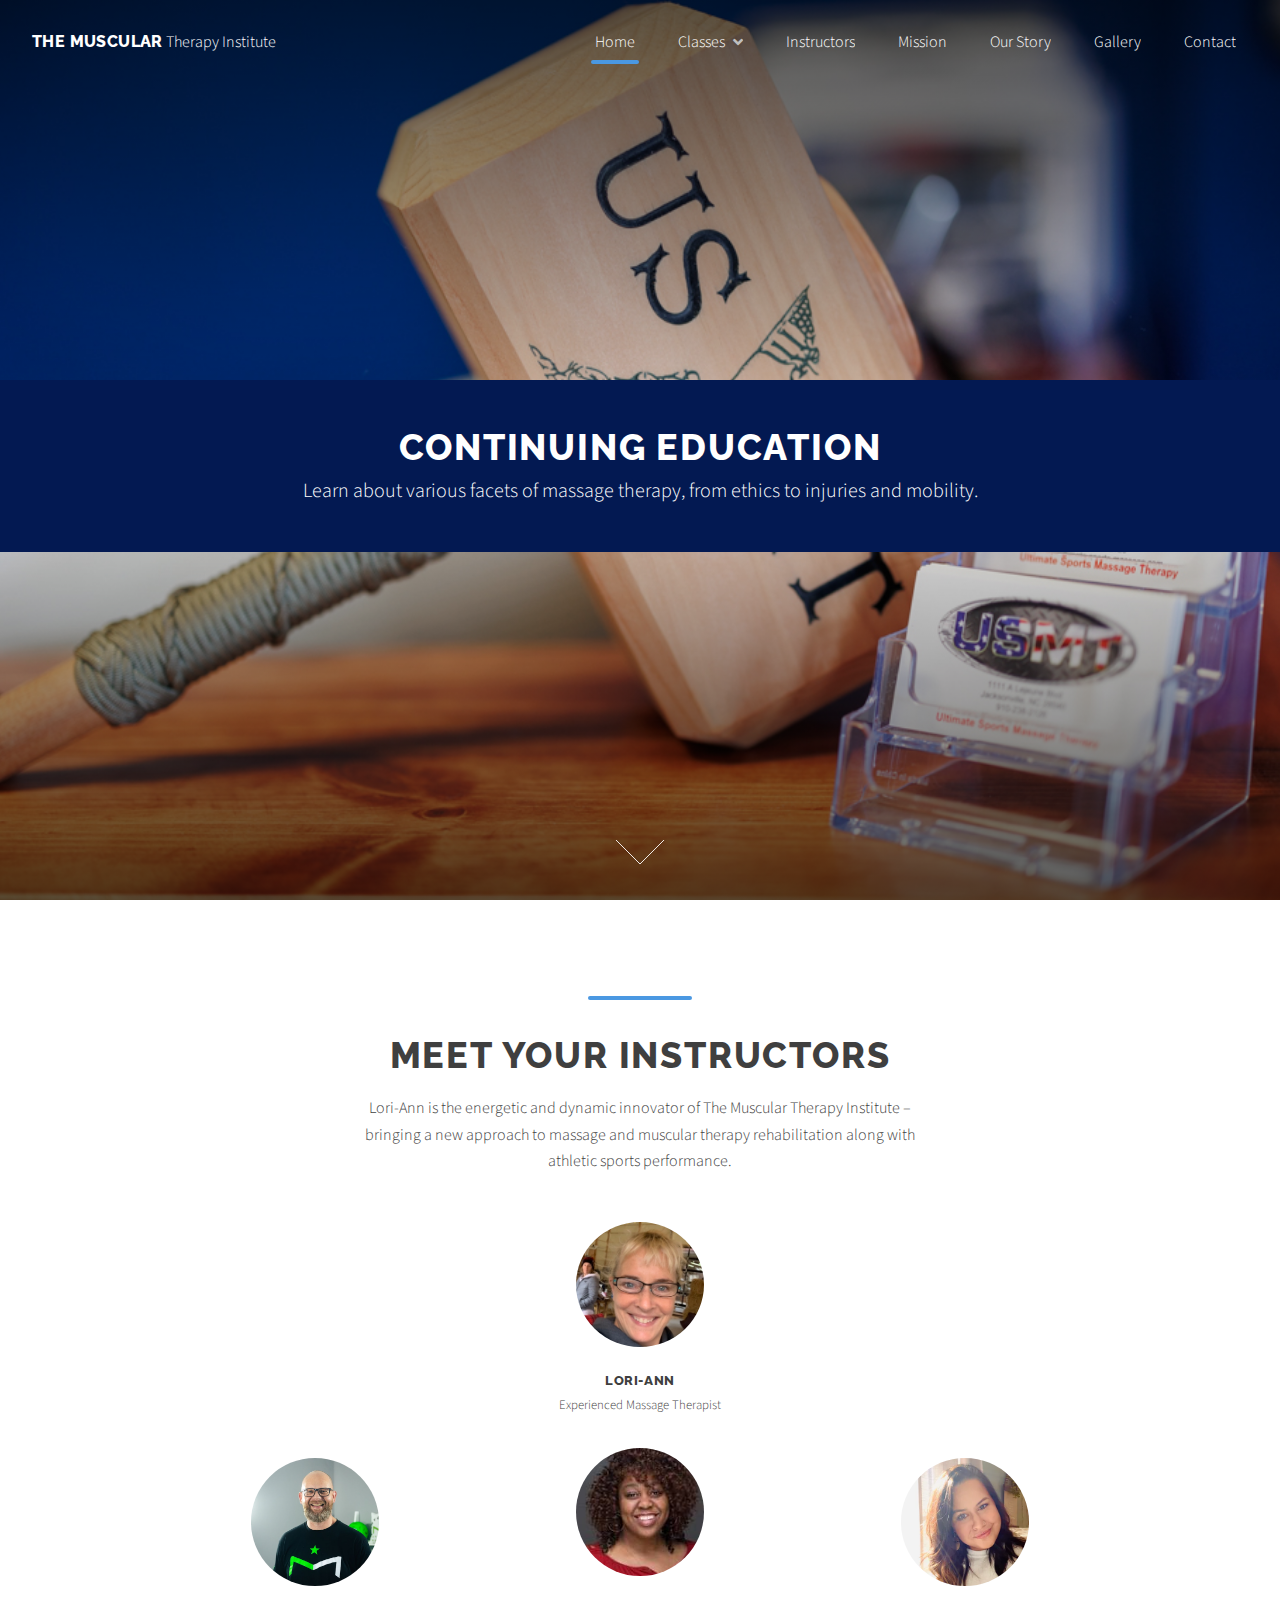
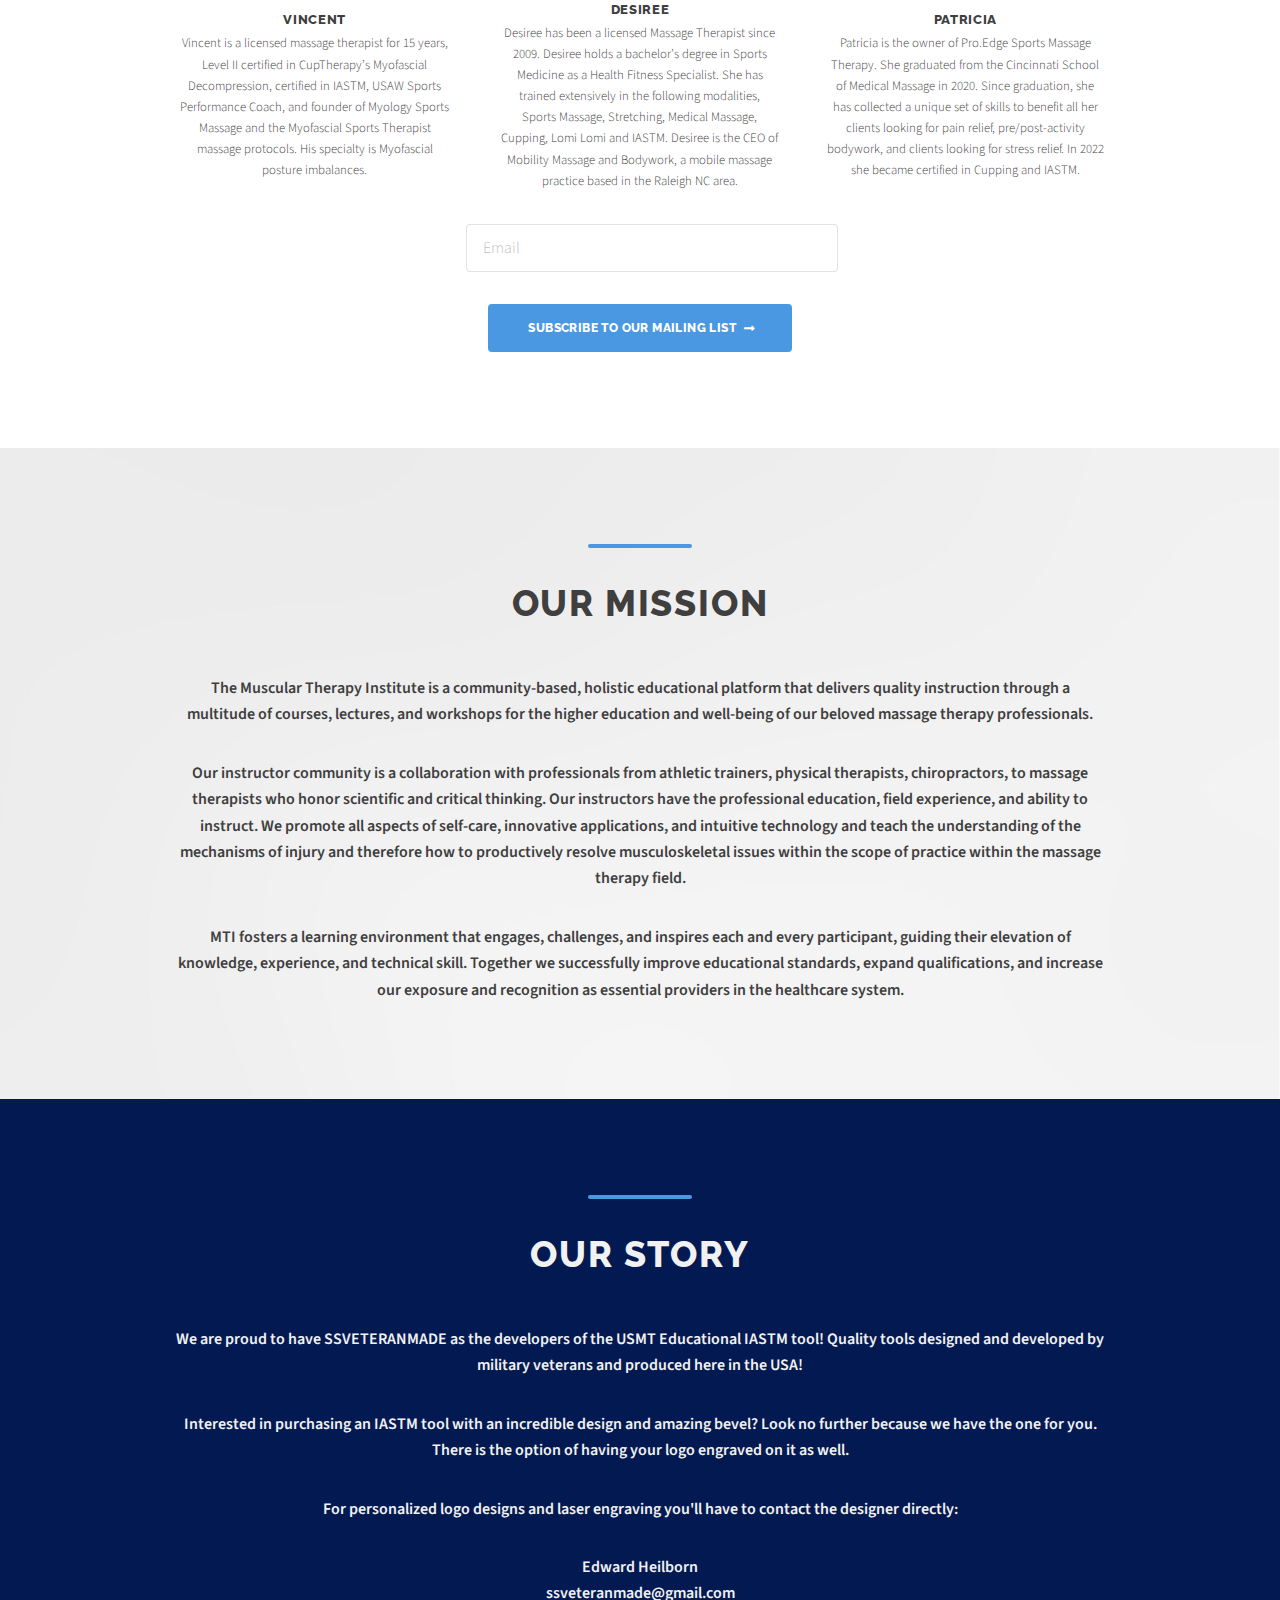
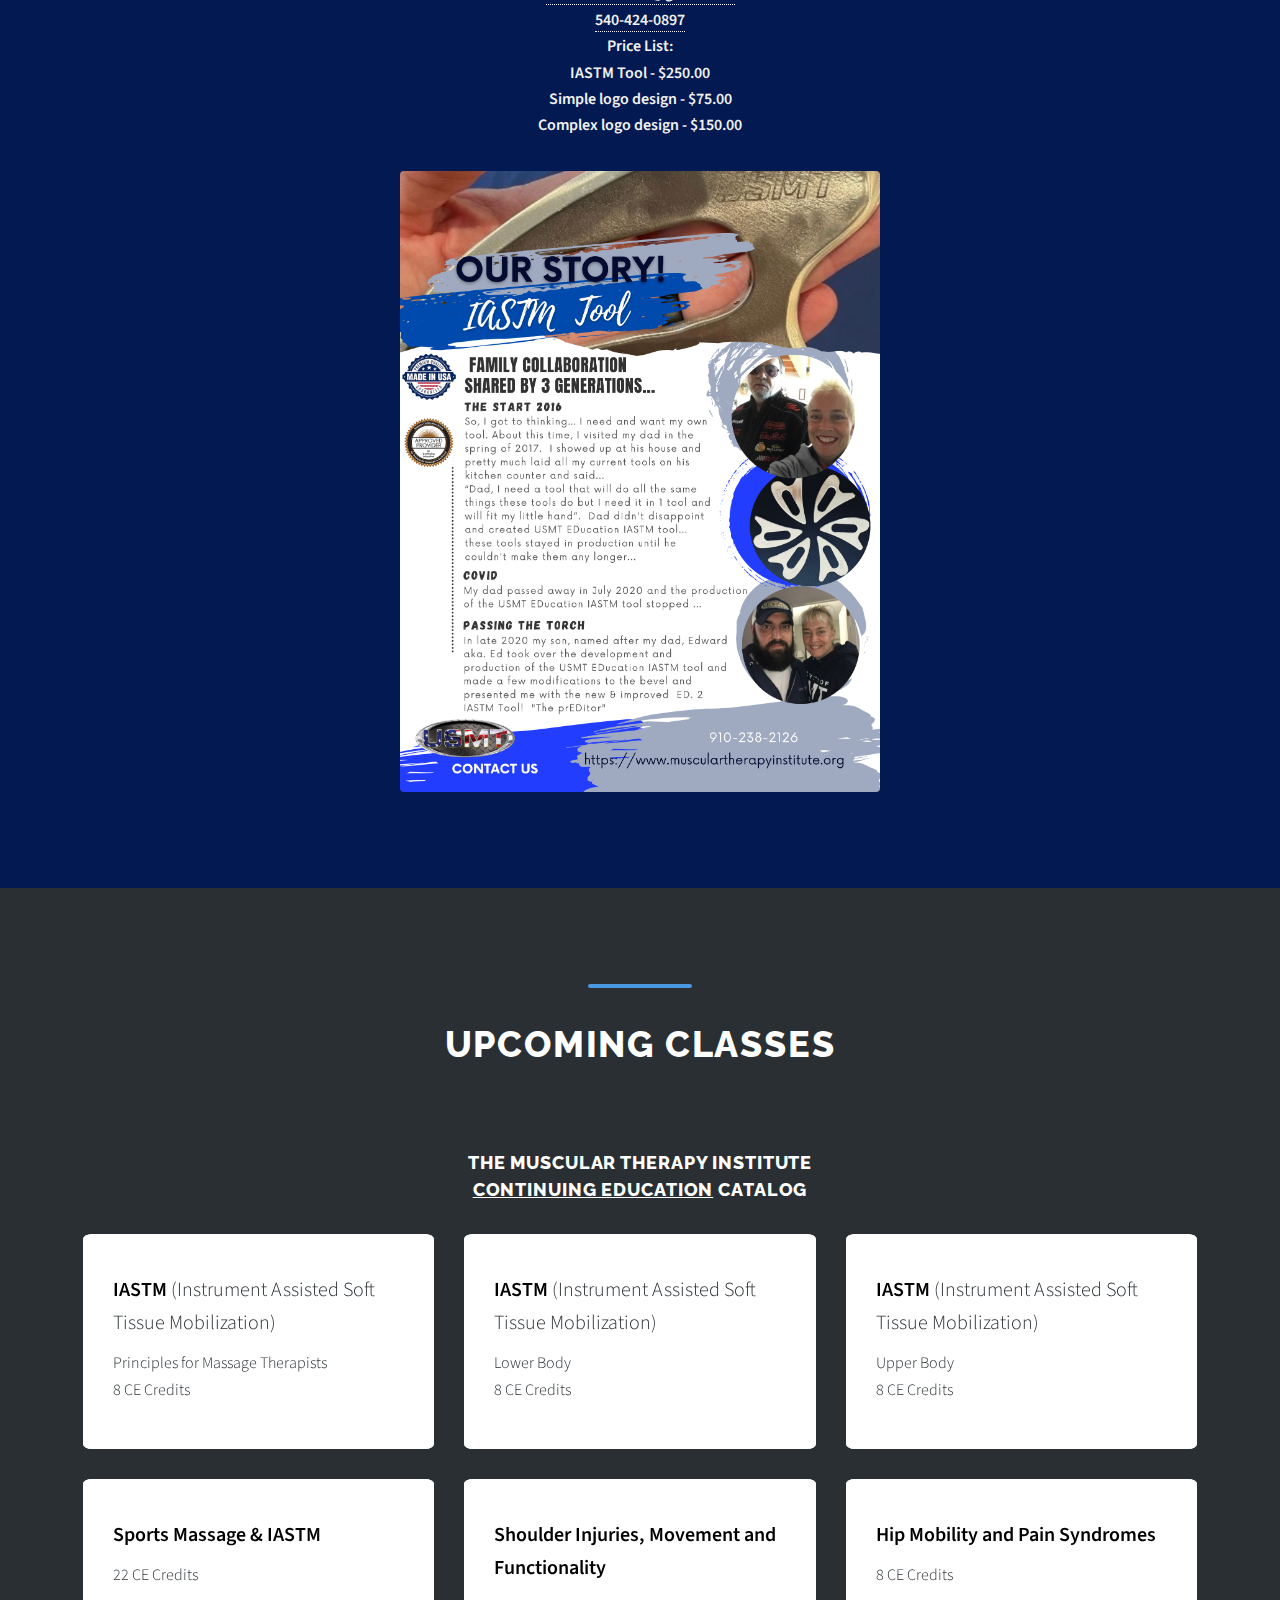
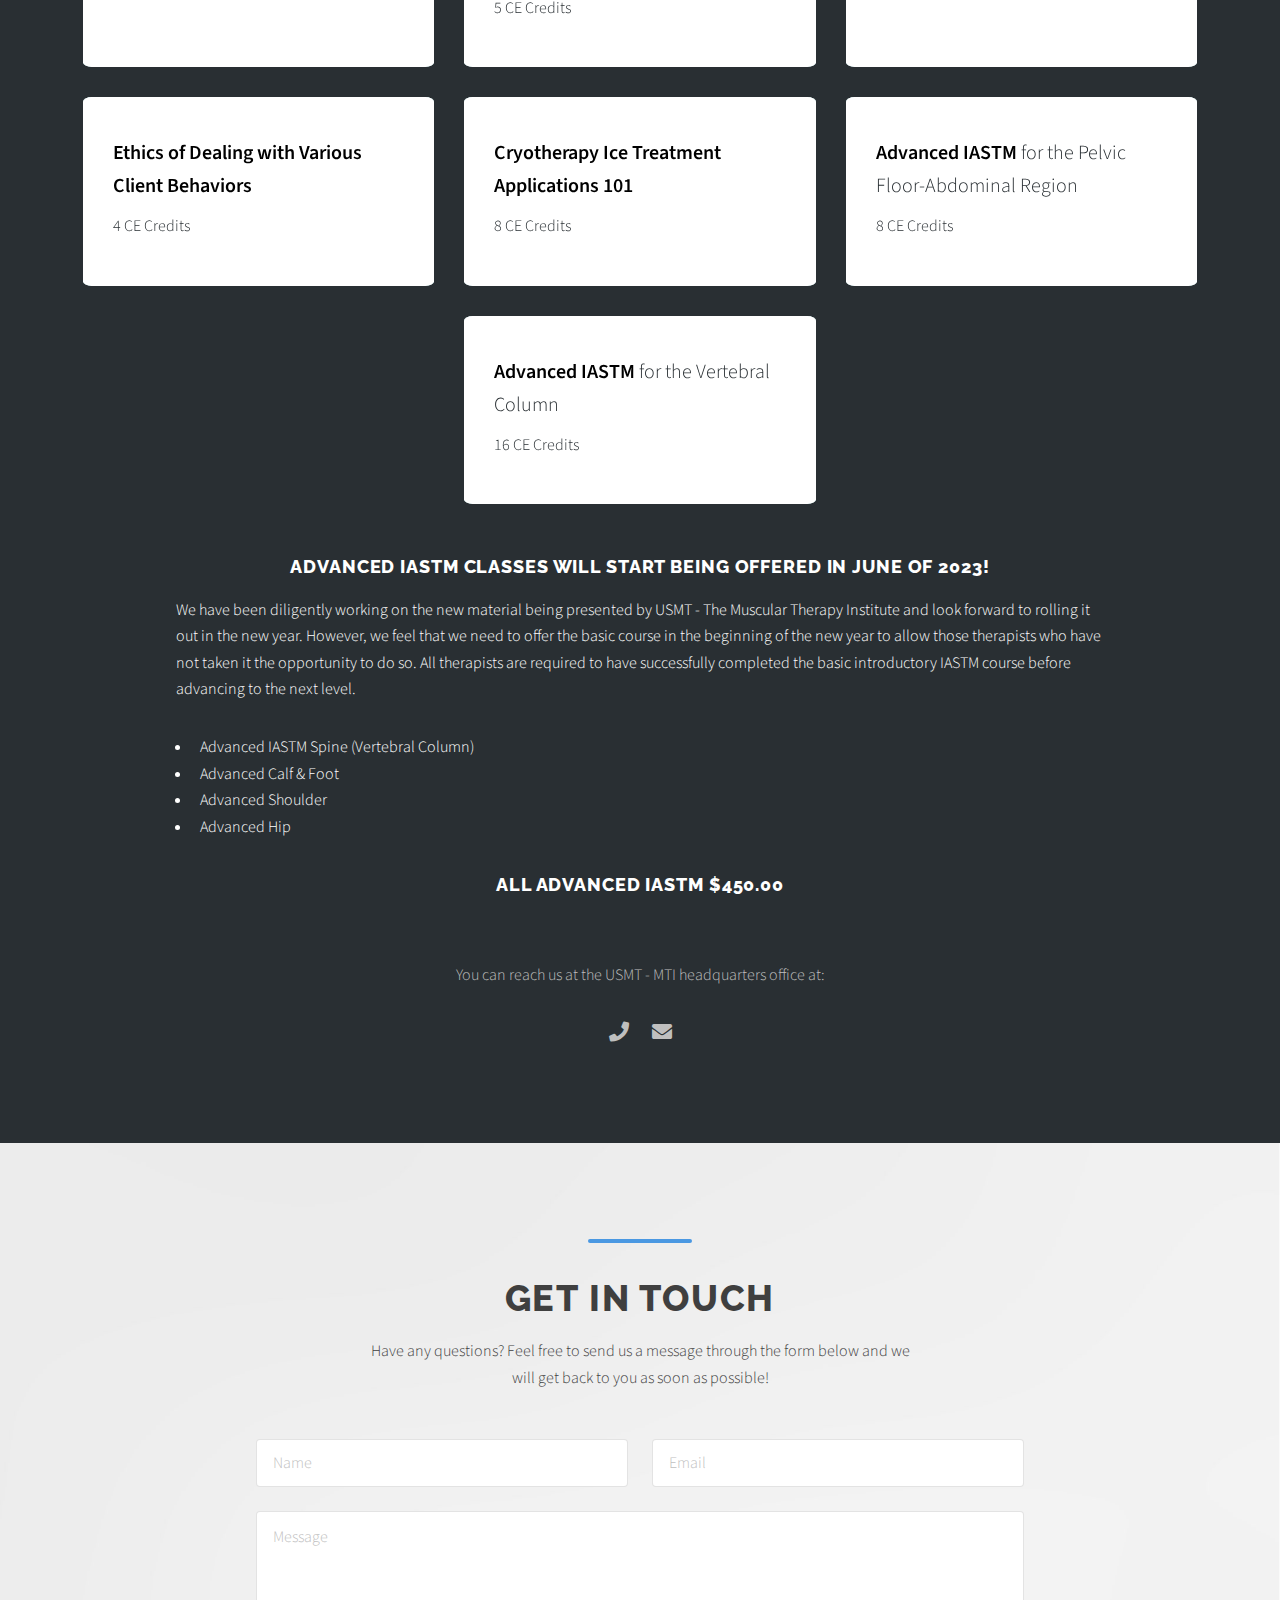
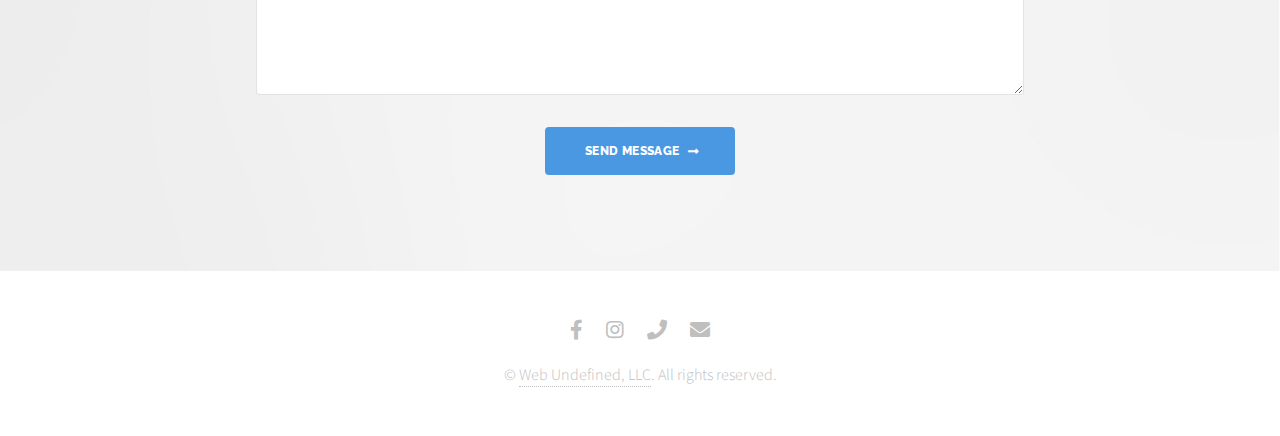
<file: index.html>
<!DOCTYPE HTML>
<html>

<head>
	<title>The Muscular Therapy Institute</title>

	<!-- SEO -->
	<meta name="description"
		content="Learn the art of healing through massage therapy at The Muscular Therapy Institute. Our experienced instructors will guide you through comprehensive training in various massage techniques, preparing you for a rewarding career in the health and wellness industry." />
	<meta name="author" content="Web Undefined" />
	<meta name="keywords"
		content="Massage therapy, Massage education, Massage techniques, Massage training, Massage therapy certification, Body mechanics, Soft tissue, Massage school" />
	<meta property="og:locale" content="en_US" />
	<meta property="og:title"
		content="The Muscular Therapy Institute, Massage therapy, Massage education, Massage techniques, Massage training, Massage therapy certification" />
	<meta property="og:description"
		content="Learn the art of healing through massage therapy at The Muscular Therapy Institute. Our experienced instructors will guide you through comprehensive training in various massage techniques, preparing you for a rewarding career in the health and wellness industry." />
	<meta property="og:url" content="https://www.musculartherapyinstitute.org/" />
	<meta property="og:site_name" content="The Muscular Therapy Institute" />

	<meta charset="utf-8" />
	<meta name="viewport" content="width=device-width, initial-scale=1, user-scalable=no" />
	<link rel="stylesheet" href="assets/css/main.css" />
	<link rel="shortcut icon" type="image/png" href="images/tabIcon.png" />
	<meta property="og:image" content="images/bgTry.jpg" />

	<!-- Google tag (gtag.js) -->
	<script async src="https://www.googletagmanager.com/gtag/js?id=G-G1LQC7XJPW"></script>
	<script>
		window.dataLayer = window.dataLayer || [];
		function gtag() { dataLayer.push(arguments); }
		gtag('js', new Date());

		gtag('config', 'G-G1LQC7XJPW');
	</script>
</head>

<body class="is-preload">

	<!-- Wrapper -->
	<div id="wrapper">

		<!-- Header -->
		<header id="header" class="alt">

			<!-- Logo -->
			<div class="logo">
				<a href="index.html"><strong>The Muscular</strong> Therapy Institute</a>
			</div>

			<!-- Nav -->
			<nav id="nav">
				<ul>
					<li class="current"><a href="index.html">Home</a></li>
					<li>
						<a href="#" class="icon solid fa-angle-down">Classes</a>
						<ul>
							<li><a href="#first" class="scrolly">Current Classes</a></li>
							<li><a href="#upcomingClasses" class="scrolly">Upcoming Classes</a></li>
						</ul>
					</li>
					<li><a href="#instructors" class="scrolly">Instructors</a></li>
					<li><a href="#third" class="scrolly">Mission</a></li>
					<li><a href="#fourth" class="scrolly">Our Story</a></li>
					<li><a href="gallery.html" class="scrolly">Gallery</a></li>
					<li><a href="#contactUs" class="scrolly">Contact</a></li>
				</ul>
			</nav>

		</header>

		<!-- Banner -->
		<section id="banner">
			<div class="content">
				<h1>Continuing Education</h1>
				<p>Learn about various facets of massage therapy, from ethics to injuries and mobility.</p>
			</div>
			<a href="#first" class="more scrolly">Learn More</a>
		</section>

		<!-- Section -->
		<!-- <section class="main alt" id="first">

			<header>
				<h2>2025 Florida Classes</h2>
				<p></p> -->
		<!-- <div style="padding-bottom: 2em;"><video loop autoplay muted class="oneToOneSizing"
						src="images/may-IASTM.mov" alt="" style="display: block;"></video></div> -->
		<!-- <div class="buyButtonContainer">
					<div id='product-component-1712587392850' class="buyButton"></div>
				</div> -->


		<!-- <div class="image centerImg" style="padding-bottom: 2em;"><img class="oneToOneSizing"
						src="images/IASTM-weeks1-8.png" alt="Massage Therapy Course Flier" /></div> -->


		<!-- <div style="padding-bottom: 2em;"><video loop autoplay muted class="oneToOneSizing"
						src="images/IASTM-clip.mp4" alt="" style="display: block;"></video></div> -->

		<!-- Dropdown -->
		<!-- <div style="display: flex; justify-content: center; padding-bottom: 1em">
					<select id="panelSelector" onchange="switchPanel()" style="width: 60%;">
						<option value="panel1">Week 1 - January 6th</option>
						<option value="panel2">Week 2 - January 13th</option>
						<option value="panel3">Week 3 - January 20th</option>
						<option value="panel4">Week 4 - January 27th</option>

						<option value="panel5">Week 5 - February 3rd</option>
						<option value="panel6">Week 6 - February 10th</option>
						<option value="panel7">Week 7 - February 17th (Advanced)</option>
						<option value="panel8">Week 8 - February 24th</option>
					</select>
				</div> -->

		<!-- Buy Button Panels -->
		<!-- <div id="panel1">
					<div class="buyButtonContainer">
						<div id='product-component-1715651863580' class="buyButton"></div>
						<div id='product-component-1715652106039' class="buyButton"></div>
					</div>
				</div>
				<div id="panel2" style="visibility: hidden">
					<div class="buyButtonContainer">
						<div id='product-component-1715652441541' class="buyButton"></div>
						<div id='product-component-1715652515102' class="buyButton"></div>
					</div>
				</div>
				<div id="panel3" style="visibility: hidden">
					<div class="buyButtonContainer">
						<div id='product-component-1715653615708' class="buyButton"></div>
					</div>
				</div>
				<div id="panel4" style="visibility: hidden">
					<div class="buyButtonContainer">
						<div id='product-component-1722281547168' class="buyButton"></div>
						<div id='product-component-1715654255387' class="buyButton"></div>
					</div>
				</div>

				<div id="panel5">
					<div class="buyButtonContainer">
						<div id='product-component-1715653892222' class="buyButton"></div>
						<div id='product-component-1715653966021' class="buyButton"></div>
					</div>
				</div>
				<div id="panel6" style="visibility: hidden">
					<div class="buyButtonContainer">
						<div id='product-component-1715654027218' class="buyButton"></div>
					</div>
				</div>
				<div id="panel7" style="visibility: hidden">
					<div class="buyButtonContainer">
						<div id='product-component-1715654087643' class="buyButton"></div>
						<div id='product-component-1715654143160' class="buyButton"></div>
					</div>
				</div>
				<div id="panel8" style="visibility: hidden">
					<div class="buyButtonContainer">
						<div id='product-component-1715654362847' class="buyButton"></div>
					</div>
				</div> -->

		<!-- Dropdown/panel switching logic -->
		<!-- <script>
					function switchPanel() {
						// Get the selected option from the dropdown
						var selectedOption = document.getElementById("panelSelector").value;

						// Hide all panels
						document.getElementById("panel1").style.display = "none";
						document.getElementById("panel2").style.display = "none";
						document.getElementById("panel3").style.display = "none";
						document.getElementById("panel4").style.display = "none";
						document.getElementById("panel5").style.display = "none";
						document.getElementById("panel6").style.display = "none";
						document.getElementById("panel7").style.display = "none";
						document.getElementById("panel8").style.display = "none";

						// Show the selected panel
						document.getElementById(selectedOption).style.display = "block";
						document.getElementById(selectedOption).style.visibility = "visible";
					}
				</script>

				<p style="margin-top: 1em; color: black">All IASTM weeks are 43+ CE credits, excluding networking weeks
					which are 0 CE's</p>
				<p style="color: black"><b>NO REFUNDS</b></p> -->

		<!-- </header>

		</section> -->

		<!-- Section -->
		<section id="instructors" class="main">
			<header>
				<h2>Meet Your Instructors</h2>
				<p>Lori-Ann is the energetic and dynamic innovator of The Muscular Therapy Institute – bringing a new
					approach to massage and muscular therapy rehabilitation along with athletic sports performance. </p>
			</header>
			<div class="inner">
				<ul class="faces">
					<li>
						<span class="image"><img src="images/lori.jpg" alt="Massage Therapy Instructor" /></span>
						<h3>Lori-Ann</h3>
						<p>Experienced Massage Therapist</p>
					</li>
				</ul>
				<ul class="faces">
					<li style="flex: 33.33%">
						<span class="image"><img src="images/vincent square.png"
								alt="Massage Therapy Instructor" /></span>
						<h3>Vincent</h3>
						<p>Vincent is a licensed massage therapist for 15 years, Level II certified in CupTherapy’s
							Myofascial Decompression, certified in IASTM, USAW Sports Performance Coach, and founder of
							Myology Sports Massage and the Myofascial Sports Therapist massage protocols. His specialty
							is Myofascial posture imbalances.</p>
					</li>
					<li style="flex: 33.33%">
						<span class="image"><img src="images/desiree square.png"
								alt="Massage Therapy Instructor" /></span>
						<h3>Desiree</h3>
						<p>Desiree has been a licensed Massage Therapist since 2009. Desiree holds a bachelor’s degree
							in Sports Medicine as a Health Fitness Specialist. She has trained extensively in the
							following modalities, Sports Massage, Stretching, Medical Massage, Cupping, Lomi Lomi and
							IASTM.
							Desiree is the CEO of Mobility Massage and Bodywork, a mobile massage practice based in the
							Raleigh NC area.</p>
					</li>
					<li style="flex: 33.33%">
						<span class="image"><img src="images/Patricia square.png"
								alt="Massage Therapy Instructor" /></span>
						<h3>Patricia</h3>
						<p>Patricia is the owner of Pro.Edge Sports Massage Therapy. She graduated from the Cincinnati
							School of Medical Massage in 2020. Since graduation, she has collected a unique set of
							skills to benefit all her clients looking for pain relief, pre/post-activity bodywork, and
							clients looking for stress relief. In 2022 she became certified in Cupping and IASTM.</p>
					</li>
				</ul>
			</div>
			<div class="inner narrow">
				<form action="https://formspree.io/f/xgednlvp" method="post">
					<div class="fields">
						<div class="field half" style="display: block; margin: 0 auto;">
							<input name="email" id="email" placeholder="Email" type="email" required />
						</div>
					</div>
					<ul class="actions special">
						<li><button class="button next" type="submit">Subscribe to our mailing list</button></li>
					</ul>
				</form>
			</div>
		</section>

		<!-- Section -->
		<section class="main alt" id="third">
			<header>
				<h2>Our Mission</h2>
			</header>
			<div class="inner centered">
				<p class="font-weight-600">The Muscular Therapy Institute is a community-based, holistic educational
					platform that delivers
					quality instruction through a multitude of courses, lectures, and workshops for the higher education
					and well-being of our beloved massage therapy professionals.</p>
				<p class="font-weight-600">Our instructor community is a collaboration with professionals from athletic
					trainers, physical
					therapists, chiropractors, to massage therapists who honor scientific and critical thinking. Our
					instructors have the professional education, field experience, and ability to instruct. We promote
					all aspects of self-care, innovative applications, and intuitive technology and teach the
					understanding of the mechanisms of injury and therefore how to productively resolve musculoskeletal
					issues within the scope of practice within the massage therapy field. </p>
				<p class="font-weight-600">MTI fosters a learning environment that engages, challenges, and inspires
					each and every participant,
					guiding their elevation of knowledge, experience, and technical skill. Together we successfully
					improve educational standards, expand qualifications, and increase our exposure and recognition as
					essential providers in the healthcare system.</p>
			</div>
		</section>

		<!-- Section -->
		<section class="main blue" id="fourth">
			<header>
				<h2>Our Story</h2>
			</header>
			<div class="inner centered">
				<p class="font-weight-600">We are proud to have SSVETERANMADE as the developers of the USMT Educational
					IASTM tool! Quality tools designed and developed by military veterans and produced here in the USA!
				</p>
				<p class="font-weight-600">Interested in purchasing an IASTM tool with an incredible design and amazing
					bevel? Look no further because we have the one for you. There is the option of having your logo
					engraved on it as well. </p>
				<p class="font-weight-600">For personalized logo designs and laser engraving you'll have to contact the
					designer directly:</p>
				<p class="font-weight-600" style="margin-bottom: 0;">Edward Heilborn</p>
				<p class="font-weight-600" style="margin-bottom: 0;"><a
						href="https://mail.google.com/mail/?view=cm&fs=1&to=ssveteranmade@gmail.com&su=Subject&body=Body">ssveteranmade@gmail.com</a>
				</p>
				<p class="font-weight-600" style="margin-bottom: 0;"><a href="tel:5404240897">540-424-0897</a>
				</p>
				<p class="font-weight-600" style="margin-bottom: 0;">Price List:</p>
				<p class="font-weight-600" style="margin-bottom: 0;">IASTM Tool - $250.00</p>
				<p class="font-weight-600" style="margin-bottom: 0;">Simple logo design - $75.00</p>
				<p class="font-weight-600">Complex logo design - $150.00</p>
				<div class="image centerImg" style="padding-bottom: 2em;"><img class="oneToOneSizing"
						src="images/Our Story .png" alt="Massage Therapy Course Flier" /></div>
			</div>
		</section>

		<!-- Section -->
		<section id="upcomingClasses" class="main accent2">
			<header>
				<h2>Upcoming Classes</h2>
				<p></p>

				<!-- <div style="padding-bottom: 2em; padding-top: 2em;"><video loop autoplay muted class="oneToOneSizing"
						src="images/Feb Class Warwick 2024.mp4" alt="" style="display: block;"></video></div>

				<div class="buyButtonContainer">
					<div id='product-component-1705356276963' class="buyButton"></div>
					<div id='product-component-1657209980173' class="buyButton"></div>
				</div> -->

				<!-- <div style="padding-bottom: 2em; padding-top: 2em;"><video loop autoplay muted class="oneToOneSizing"
						src="images/March 1-3 2024.mp4" alt="" style="display: block;"></video></div>

				<div class="buyButtonContainer">
					<div id='product-component-1705356784997' class="buyButton"></div>
					<div id='product-component-1657209980173' class="buyButton"></div>
				</div> -->

				<!-- <div class="image centerImg" style="padding-bottom: 2em; margin-top: 3em;"><img class="oneToOneSizing"
						src="images/sept2024class.png" alt="Massage Therapy Course Flier" /></div> -->

				<!-- <p>Price includes IASTM Tool!</p> -->

				<!-- <div class="buyButtonContainer">
					<div id='product-component-1724002648540' class="buyButton"></div> -->
				<!-- <div id='product-component-1657209980173' class="buyButton"></div> -->
				<!-- </div> -->

				<!-- <div class="image centerImg" style="padding-bottom: 2em; margin-top: 3em;"><img class="oneToOneSizing"
						src="images/april-2024.png" alt="Massage Therapy Course Flier" /></div>

				<div style="display: flex; justify-content: center; padding-bottom: 1em">
					<select id="2panelSelector" onchange="switchPanel2()" style="width: 60%; color: black">
						<option value="2panel1">Weekend Bundle ($450)</option>
						<option value="2panel2">Shoulder Injuries & Pain Syndromes Class ($185)</option>
						<option value="2panel3">Cryotherapy Class ($225)</option>
						<option value="2panel4">Hip Mobility ($225)</option>
					</select>
				</div>

				<div id="2panel1">
					<div class="buyButtonContainer">
						<div id='product-component-1705355901565' class="buyButton"></div>
					</div>
				</div>
				<div id="2panel2">
					<div class="buyButtonContainer">
						<div id='product-component-1709522578854' class="buyButton"></div>
					</div>
				</div>
				<div id="2panel3">
					<div class="buyButtonContainer">
						<div id='product-component-1709522629599' class="buyButton"></div>
					</div>
				</div>
				<div id="2panel4">
					<div class="buyButtonContainer">
						<div id='product-component-1709522675982' class="buyButton"></div>
					</div>
				</div> 

				<script>
					function switchPanel2() {
						// Get the selected option from the dropdown
						var selectedOption = document.getElementById("2panelSelector").value;

						// Hide all panels
						document.getElementById("2panel1").style.display = "none";
						document.getElementById("2panel2").style.display = "none";
						document.getElementById("2panel3").style.display = "none";
						document.getElementById("2panel4").style.display = "none";

						// Show the selected panel
						document.getElementById(selectedOption).style.display = "block";
					}
				</script>-->
			</header>

			<!-- <div style="padding-bottom: 2em;"><video loop autoplay muted class="oneToOneSizing"
					src="images/may-IASTM.mov" alt="" style="display: block;"></video></div>

			<div class="buyButtonContainer">
				<div id='product-component-1709916309301' class="buyButton"></div>
			</div> -->

			<!-- <div style="padding-bottom: 2em; margin-top: 4em"><video loop autoplay muted class="oneToOneSizing"
					src="images/IASTM june 2024.mp4" alt="" style="display: block;"></video></div>

			<div class="buyButtonContainer">
				<div id='product-component-1717458462883' class="buyButton"></div>
			</div> -->

			<!-- <div class="image centerImg" style="padding-bottom: 2em;"><img class="oneToOneSizing"
					src="images/april-ohio.jpg" alt="Massage Therapy Course Flier" /></div> -->
			<!-- <div class="image centerImg" style="padding-bottom: 2em;"><img class="oneToOneSizing"
					src="images/2023contEdu.jpg" alt="Massage Therapy Continuing Education Roadmap" /></div> -->
			<!-- <div style="padding-bottom: 2em;"><video loop autoplay muted class="oneToOneSizing"
					src="images/IASTM-clip.mp4" alt="" style="display: block;"></video></div> -->

			<div class="innerTest">
				<h4 style="text-align: center; padding-top: 2em;">The Muscular Therapy Institute <br><u>Continuing
						Education</u>
					Catalog</h4>
				<div class="rowTest">
					<div class="colTest">
						<div class="testimonial" id="IASTMPrinciplesBtn">
							<div class="name"><b style="color: black;">IASTM</b> (Instrument Assisted Soft Tissue
								Mobilization)
							</div>

							<p class="price">Principles for Massage Therapists</p>
							<p>8 CE Credits</p>

							<!-- <div id='product-component-1678737144621'></div> -->
						</div>
					</div>
					<div class="colTest">
						<div class="testimonial">
							<div class="name"><b style="color: black;">IASTM</b> (Instrument Assisted Soft Tissue
								Mobilization)
							</div>

							<p class="price">Lower Body</p>
							<p>8 CE Credits</p>

							<!-- <div id='product-component-1678737144621'></div> -->
						</div>
					</div>
					<div class="colTest">
						<div class="testimonial">
							<div class="name"><b style="color: black;">IASTM</b> (Instrument Assisted Soft Tissue
								Mobilization)
							</div>

							<p class="price">Upper Body</p>
							<p>8 CE Credits</p>

							<!-- <div id='product-component-1678737144621'></div> -->
						</div>
					</div>
				</div>
				<div class="rowTest">
					<div class="colTest">
						<div class="testimonial" id="sportsMassageBtn">
							<div class="name"><b style="color: black;">Sports Massage & IASTM</b>
							</div>

							<!-- <p class="price">Lower Body</p> -->
							<p>22 CE Credits</p>

							<!-- <div id='product-component-1678737144621'></div> -->
						</div>
					</div>
					<div class="colTest">
						<div class="testimonial" id="shoulderInjuriesBtn">
							<div class="name"><b style="color: black;">Shoulder Injuries, Movement and Functionality</b>
							</div>

							<!-- <p class="price">Principles for Massage Therapists</p> -->
							<p>5 CE Credits</p>

							<!-- <div id='product-component-1678737144621'></div> -->
						</div>
					</div>
					<div class="colTest">
						<div class="testimonial" id="hipMobilityBtn">
							<div class="name"><b style="color: black;">Hip Mobility and Pain Syndromes</b>
							</div>

							<!-- <p class="price">Principles for Massage Therapists</p> -->
							<p>8 CE Credits</p>

							<!-- <div id='product-component-1678737144621'></div> -->
						</div>
					</div>
				</div>
				<div class="rowTest">
					<div class="colTest">
						<div class="testimonial">
							<div class="name"><b style="color: black;">Ethics of Dealing with Various Client
									Behaviors</b>
							</div>

							<!-- <p class="price">Principles for Massage Therapists</p> -->
							<p>4 CE Credits</p>

							<!-- <div id='product-component-1678737144621'></div> -->
						</div>
					</div>
					<div class="colTest">
						<div class="testimonial" id="cryotherapy101Btn">
							<div class="name"><b style="color: black;">Cryotherapy Ice Treatment Applications 101</b>
							</div>

							<!-- <p class="price">Principles for Massage Therapists</p> -->
							<p>8 CE Credits</p>

							<!-- <div id='product-component-1678737144621'></div> -->
						</div>
					</div>
					<div class="colTest">
						<div class="testimonial">
							<div class="name"><b style="color: black;">Advanced IASTM</b> for the Pelvic Floor-Abdominal
								Region
							</div>

							<!-- <p class="price">Principles for Massage Therapists</p> -->
							<p>8 CE Credits</p>

							<!-- <div id='product-component-1678737144621'></div> -->
						</div>
					</div>
				</div>
				<div class="rowTest">
					<div class="colTest">
						<div class="testimonial">
							<div class="name"><b style="color: black;">Advanced IASTM</b> for the Vertebral Column
							</div>

							<!-- <p class="price">Principles for Massage Therapists</p> -->
							<p>16 CE Credits</p>

							<!-- <div id='product-component-1678737144621'></div> -->
						</div>
					</div>
				</div>

				<!-- Hip Mobility -->
				<div id="hipMobility" class="modal">

					<div class="modal-content">
						<span class="close">&times;</span>
						<p class="modal-header"><b>Hip Mobility and Pain Syndromes</b></p>
						<p>Unlock Hip Mobility and Overcome Pain Syndrome: A Comprehensive Guide to Restoring Freedom of
							Movement</p>
						<p>Are you struggling with hip injuries, surgeries, or dislocations that limit your mobility and
							cause chronic pain? This class is designed to help you regain strength, flexibility, and
							range of motion in your hips, and overcome pain syndrome and discomfort.</p>
						<p>This course will cover the musculature of the pelvic girdle along with ligamentous
							connections and how repetitive strain activities along with injuries can create pain
							syndromes and limitations. We will discuss a wide range of pathologies that can affect
							structure & function of the pelvic girdle.</p>
						<p>There will be practical application of reducing quadricep restrictions and pain. Hamstrings &
							adductors will be addressed as well. Discussion on the effects of muscle tension with psoas
							& iliacus and how it negatively impacts the pelvic girdle and gait.</p>
						<p>Through a combination of exercises, stretching, and manual therapies, you’ll learn how to:
						</p>
						<ul>
							<li>Identify and address underlying imbalances and weaknesses in the hip joint and
								surrounding muscles</li>
							<li>Improve flexibility and range of motion through targeted stretching and mobilization
								techniques</li>
							<li>Strengthen key muscles to support and stabilize the hip joint</li>
							<li>Manage and reduce pain through gentle, gradual progressions</li>
							<li>Develop strategies for maintaining healthy hip function and preventing future injuries
							</li>
							<li>Facilitate specific techniques for improved mobility along with decreasing muscle
								tension and fascial adhesiveness</li>
						</ul>
						<p>Our expert instructors will guide you through a safe and effective program tailored to your
							individual needs and goals. Whether you’re recovering from surgery, managing chronic pain,
							or simply seeking to improve your overall hip mobility, this class will empower you to move
							with confidence and freedom.</p>
						<p>After completion of this course - feel free to modify it to fit your specific needs and
							outcome for each of your clients.</p>
						<ul class="actions special modal-button">
							<li><a href="tel:9102382126" class="button">Call Now</a></li>
						</ul>
					</div>

				</div>

				<!-- Shoulder Injuries -->
				<div id="shoulderInjuries" class="modal">

					<div class="modal-content">
						<span class="close">&times;</span>
						<p class="modal-header"><b>Shoulder Injuries, Movement and Functionality</b></p>
						<p>Shoulder injuries and Massage Therapy: Assessment & Intervention.</p>
						<p><b>Course Overview:</b></p>
						<ul>
							<li>Explore the common pathologies associated with shoulder injuries.</li>
							<li>Understand the biomechanics of shoulder movement and how it relates to injuries.</li>
							<li>Learn evidence-based massage therapy interventions for shoulder injuries.</li>
						</ul>
						<p><b>Pathologies Covered:</b></p>
						<ul>
							<li>Rotator Cuff injuries (tendinitis, tears, strains)</li>
							<li>Labral tears and instabilities</li>
							<li>Adhesive capsulitis (frozen shoulder)</li>
							<li>Glenohumeral joint dysfunction</li>
							<li>Scapular dyskinesis (abnormal mobility or function of the scapula possible causes are
								from acromioclavicular instability, shoulder impingement, rotator cuff injuries, glenoid
								labrum injuries, clavicle fracture or nerve-related issues)</li>
						</ul>
						<p><b>Massage Therapy Interventions:</b></p>
						<ul>
							<li>Soft tissue mobilization techniques - Examples: effleurage, petrissage, gripping etc.
							</li>
							<li>Deep friction massage for tendon and ligament injuries</li>
							<li>Myofascial release for scar tissue and adhesions</li>
							<li>Trigger point therapy for pain management</li>
							<li>Joint mobilization and manipulation techniques</li>
						</ul>
						<p><b>Assessment and Treatment Planning:</b></p>
						<ul>
							<li>Conduct thorough assessments to identify underlying pathologies</li>
							<li>Develop individualized treatment plans incorporating massage therapy and other
								modalities</li>
							<li>Learn how to progress and modify techniques based on patient responses</li>
						</ul>
						<p>By the end of this course, you’ll be equipped to effectively assess and treat shoulder
							injuries using evidence based massage therapy interventions, enhancing your skills and
							patient outcomes.</p>
						<ul class="actions special modal-button">
							<li><a href="tel:9102382126" class="button">Call Now</a></li>
						</ul>
					</div>

				</div>

				<!-- IASTM Principles -->
				<div id="IASTMPrinciples" class="modal">

					<div class="modal-content">
						<span class="close">&times;</span>
						<p class="modal-header"><b>IASTM (Instrument Assisted Soft Tissue Mobilization) For Massage
								Therapists Principles</b></p>
						<p>Learn the fundamental foundation of this specialized modality. In this course you will
							immediately start familiarizing yourself with utilizing a tool in both left and right hands.
							It’s extremely important to train yourself in this manner. You will learn and understand the
							importance of proper body mechanics while utilizing and implementing an IASTM treatment. You
							will learn about INDICATIONS AND CONTRA-INDICATIONS for both yourself and the client /
							patient you are treating.</p>
						<p>This course will also discuss the following:</p>
						<ul>
							<li>Ethical use of tools in a treatment setting</li>
							<li>DO NO HARM</li>
							<li>Licensing requirements</li>
							<li>Anatomy & Physiology</li>
							<li>Pathology</li>
							<li>Treatment duration / Treatment plans</li>
							<li>Expectations of IASTM for both client / patient and clinician</li>
						</ul>
						<p><b>IASTM</b> is a simple and effective manual therapy that will successfully break up and
							reduce fascial adhesiveness along with excessive fibrotic scar tissue. IASTM instruments
							make it easier to detect and treat fascial dysfunction. The tools magnify the abnormalities
							: scars, restrictions and adhesions in the fascia and muscle tissue, making it easier to
							locate the target area to be treated. Using a tool focuses the force through an area smaller
							than your fingers with less friction. This allows a more efficient treatment and recovery.
							The goal is to trigger an inflammatory healing response that will stimulate the production
							of new collagen and provide a more functional, less painful healing environment. It's
							designed to reduce muscle tension, muscular injuries along with fascia and scar tissue
							adhesiveness at each client - athletes threshold and comfort level.</p>
						<p>This course will cover the various aspects of utilizing an IASTM tool, variations and
							alternative tools. Further discussion will cover the benefits of IASTM along with some
							common conditions that can be treated with IASTM.</p>
						<ul class="actions special modal-button">
							<li><a href="tel:9102382126" class="button">Call Now</a></li>
						</ul>
					</div>

				</div>

				<!-- Sports Massage -->
				<div id="sportsMassage" class="modal">

					<div class="modal-content">
						<span class="close">&times;</span>
						<p class="modal-header"><b>Sports Massage and IASTM (Instrument Assisted Soft Tissue
								Mobilization) for Massage Therapists</b></p>
						<p>Instrument Assisted Soft Tissue Mobilization (IASTM) is a highly effective technique used in
							professional sports and university - level sports medicine to promote soft tissue
							mobilization, reduce pain and inflammation, and enhance recovery. By incorporating IASTM
							into your massage practice, you can offer high-level care to your clients, including
							athletes and individuals with musculoskeletal injuries.</p>
						<ul>
							<li>Evidence based practice</li>
							<li>Pro Sport-and- University level protocols</li>
							<li>Advanced Techniques and Tools</li>
							<li>Indications, Contraindications & Precautions</li>
							<li>Integration with other Modalities</li>
						</ul>
						<ul class="actions special modal-button">
							<li><a href="tel:9102382126" class="button">Call Now</a></li>
						</ul>
					</div>

				</div>

				<!-- Cryotherapy 101 -->
				<div id="cryotherapy101" class="modal">

					<div class="modal-content">
						<span class="close">&times;</span>
						<p class="modal-header"><b>Cryotherapy Ice Treatment Applications 101</b></p>
						<p>Introduction into the various cryotherapy ice applications for the successful treatment of
							muscular and connective tissue disorders and injuries. There are 4 various ice applications
							that can be utilized in an office setting to include a private office, sports event setting
							along with spa atmospheres. Practical application of each specific application will be
							experienced during this training.</p>
						<ul>
							<li>Ice Plunge (soak)</li>
							<li>Ice Cup</li>
							<li>Ice “Pillow”</li>
							<li>Ice Compression </li>
						</ul>
						<ul>
							<li>Explain in detail the use of ice</li>
							<li>Effects of ice treatments</li>
							<li>Decreases circulation</li>
							<li>Decreases metabolic activities</li>
							<li>Decreases inflammation</li>
						</ul>
						<p>Indications & Contraindications will be discussed as well.</p>
						<ul class="actions special modal-button">
							<li><a href="tel:9102382126" class="button">Call Now</a></li>
						</ul>
					</div>

				</div>
			</div>
			<div class="inner">
				<h4 style="text-align: center; padding-top: 2em;">ADVANCED IASTM classes will start being offered in
					June of 2023!</h4>
				<p>We have been diligently working on the new material being presented by USMT - The Muscular
					Therapy
					Institute and look forward to rolling it out in the new year. However, we feel that we need to
					offer
					the basic course in the beginning of the new year to allow those therapists who have not taken
					it
					the opportunity to do so. All therapists are required to have successfully completed the basic
					introductory IASTM course before advancing to the next level. </p>
				<ul>
					<li>Advanced IASTM Spine (Vertebral Column)</li>
					<li>Advanced Calf & Foot</li>
					<li>Advanced Shoulder</li>
					<li>Advanced Hip</li>
				</ul>
				<h4 style="text-align: center;">All ADVANCED IASTM $450.00</h4>
				<footer id="footer">
					<p>You can reach us at the USMT - MTI headquarters office at:</p>
					<ul class="icons">
						<li><a href="tel:9102382126" class="icon solid alt fa-phone"><span
									class="label">Phone</span></a></li>
						<li><a href="https://mail.google.com/mail/?view=cm&fs=1&to=usmtsportsmassage@gmail.com&su=Subject&body=Body"
								class="icon solid alt fa-envelope"><span class="label">Email</span></a></li>
					</ul>
				</footer>
			</div>
		</section>

		<!-- Section -->
		<section id="contactUs" class="main alt special">
			<header>
				<h2>Get in touch</h2>
				<p>Have any questions? Feel free to send us a message through the form below and we will get back to you
					as
					soon as possible!</p>
			</header>
			<div class="inner narrow">
				<form action="https://formspree.io/f/xgednlvp" method="post">
					<div class="fields">
						<div class="field half">
							<input name="name" id="name" placeholder="Name" type="text" />
						</div>
						<div class="field half">
							<input name="email" id="email" placeholder="Email" type="email" />
						</div>
						<div class="field">
							<textarea name="message" id="message" rows="6" placeholder="Message"></textarea>
						</div>
					</div>
					<ul class="actions special">
						<li><button class="button next" type="submit">Send Message</button></li>
					</ul>
				</form>
			</div>
		</section>

		<!-- Footer -->
		<footer id="footer">
			<ul class="icons">
				<li><a href="https://www.facebook.com/The-Muscular-Therapy-Institute-Continuing-Education-100360018677368"
						class="icon brands alt fa-facebook-f"><span class="label">Facebook</span></a></li>
				<li><a href="https://www.instagram.com/the_muscular_therapy_institute/"
						class="icon brands alt fa-instagram"><span class="label">Instagram</span></a></li>
				<li><a href="tel:4019359902" class="icon solid alt fa-phone"><span class="label">Phone</span></a></li>
				<li><a href="https://mail.google.com/mail/?view=cm&fs=1&to=themusculartherapyinstitute@gmail.com&su=Subject&body=Body"
						class="icon solid alt fa-envelope"><span class="label">Email</span></a></li>
			</ul>
			<p class="copyright">&copy; <a href="https://www.webundefined.com/">Web Undefined, LLC</a>. All rights
				reserved.</p>
		</footer>

	</div>

	<!-- Scripts -->

	<script>
		function initializeModal(modalID, buttonID) {
			var modal = document.getElementById(modalID)
			var btn = document.getElementById(buttonID)
			var span = modal.querySelector('.close')
			btn.addEventListener('click', function () {
				modal.style.display = "block"
			});

			span.addEventListener('click', function () {
				modal.style.display = "none"
			});

			window.addEventListener('click', function (event) {
				if (event.target == modal) {
					modal.style.display = "none"
				}
			})
		}

		window.addEventListener('load', function () {
			initializeModal('hipMobility', 'hipMobilityBtn')
			initializeModal('shoulderInjuries', 'shoulderInjuriesBtn')
			initializeModal('IASTMPrinciples', 'IASTMPrinciplesBtn')
			initializeModal('sportsMassage', 'sportsMassageBtn')
			initializeModal('cryotherapy101', 'cryotherapy101Btn')
		})
	</script>

	<script src="assets/js/jquery.min.js"></script>
	<script src="assets/js/jquery.dropotron.min.js"></script>
	<script src="assets/js/jquery.scrollex.min.js"></script>
	<script src="assets/js/jquery.scrolly.min.js"></script>
	<script src="assets/js/browser.min.js"></script>
	<script src="assets/js/breakpoints.min.js"></script>
	<script src="assets/js/util.js"></script>
	<script src="assets/js/main.js"></script>
	<script src="assets/js/buyButtons.js"></script>
	<script>
		$(document).ready(function () {
			setTimeout(() => {
				document.getElementById("panel2").style.display = "none";
				document.getElementById("panel3").style.display = "none";
				document.getElementById("panel4").style.display = "none";
				document.getElementById("panel5").style.display = "none";
				document.getElementById("panel6").style.display = "none";
				document.getElementById("panel7").style.display = "none";
				document.getElementById("panel8").style.display = "none";
			}, "2500");
		});
	</script>

</body>

</html>
</file>
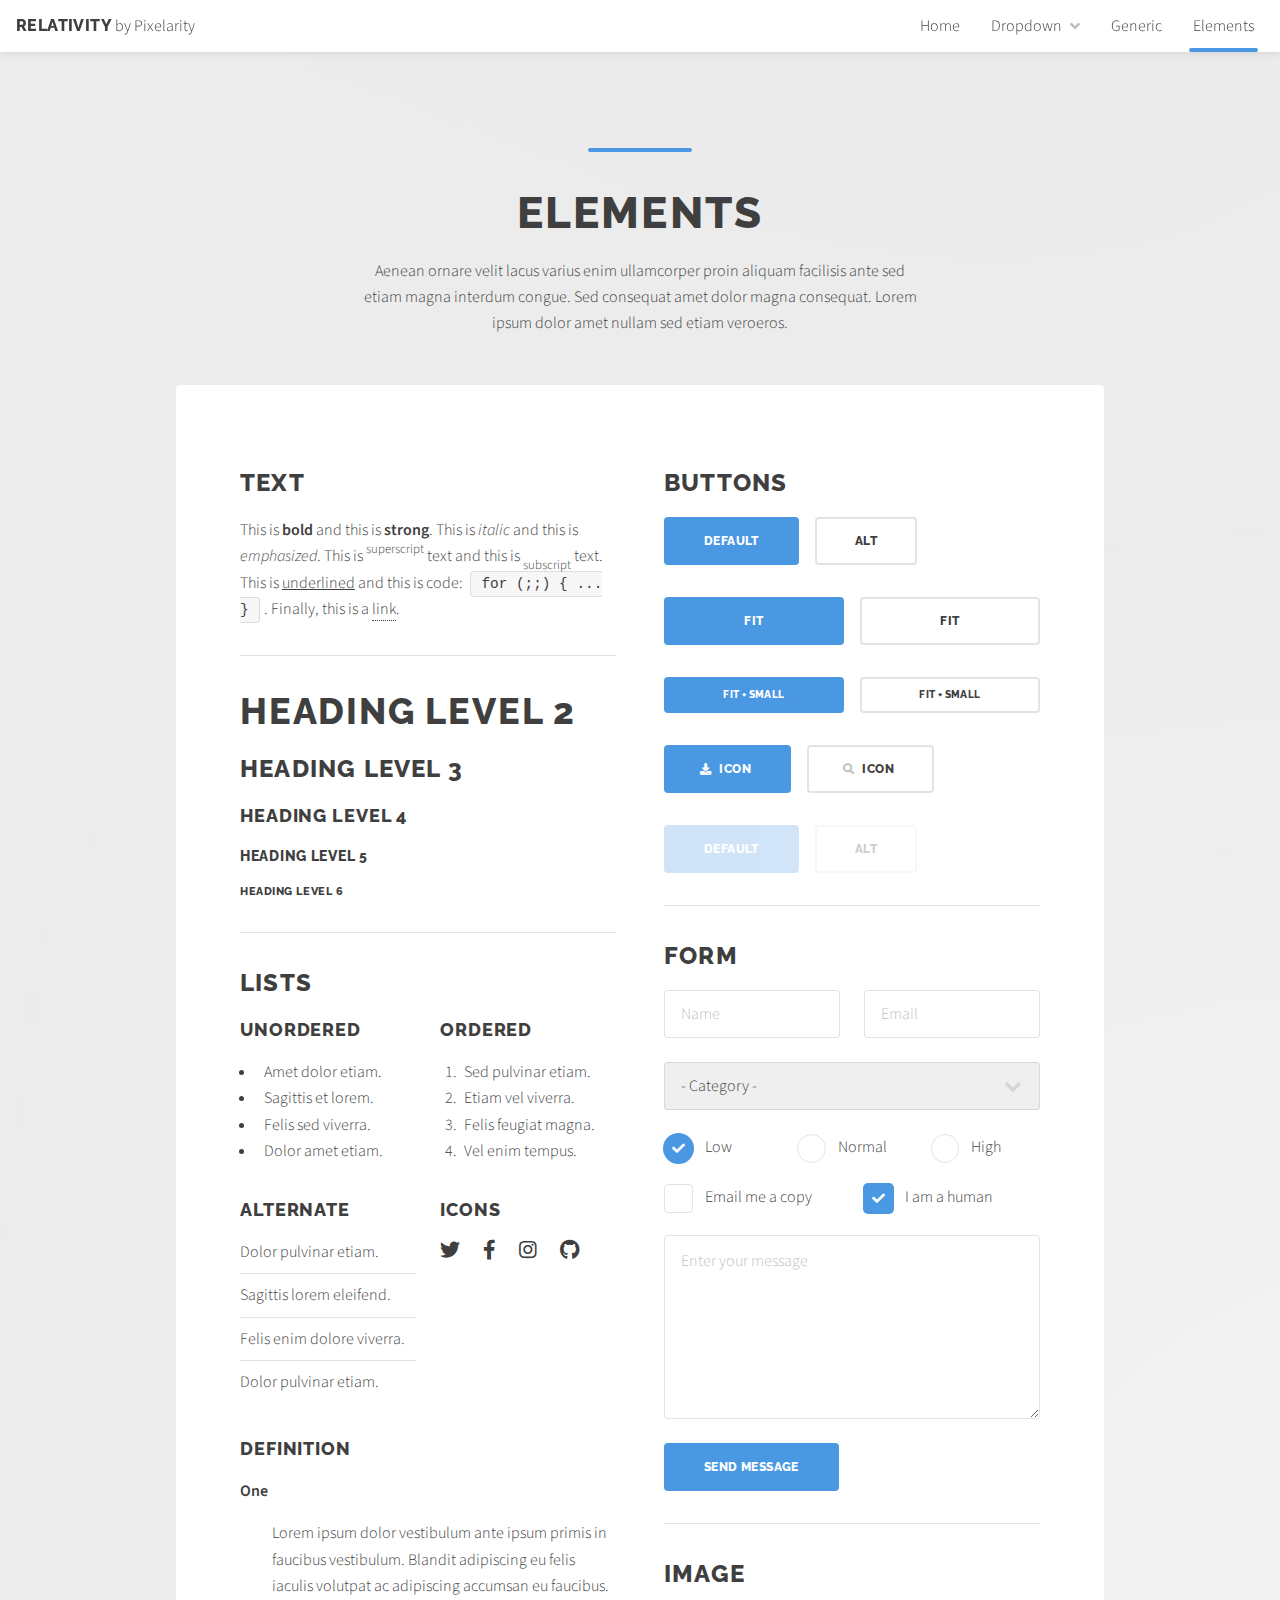
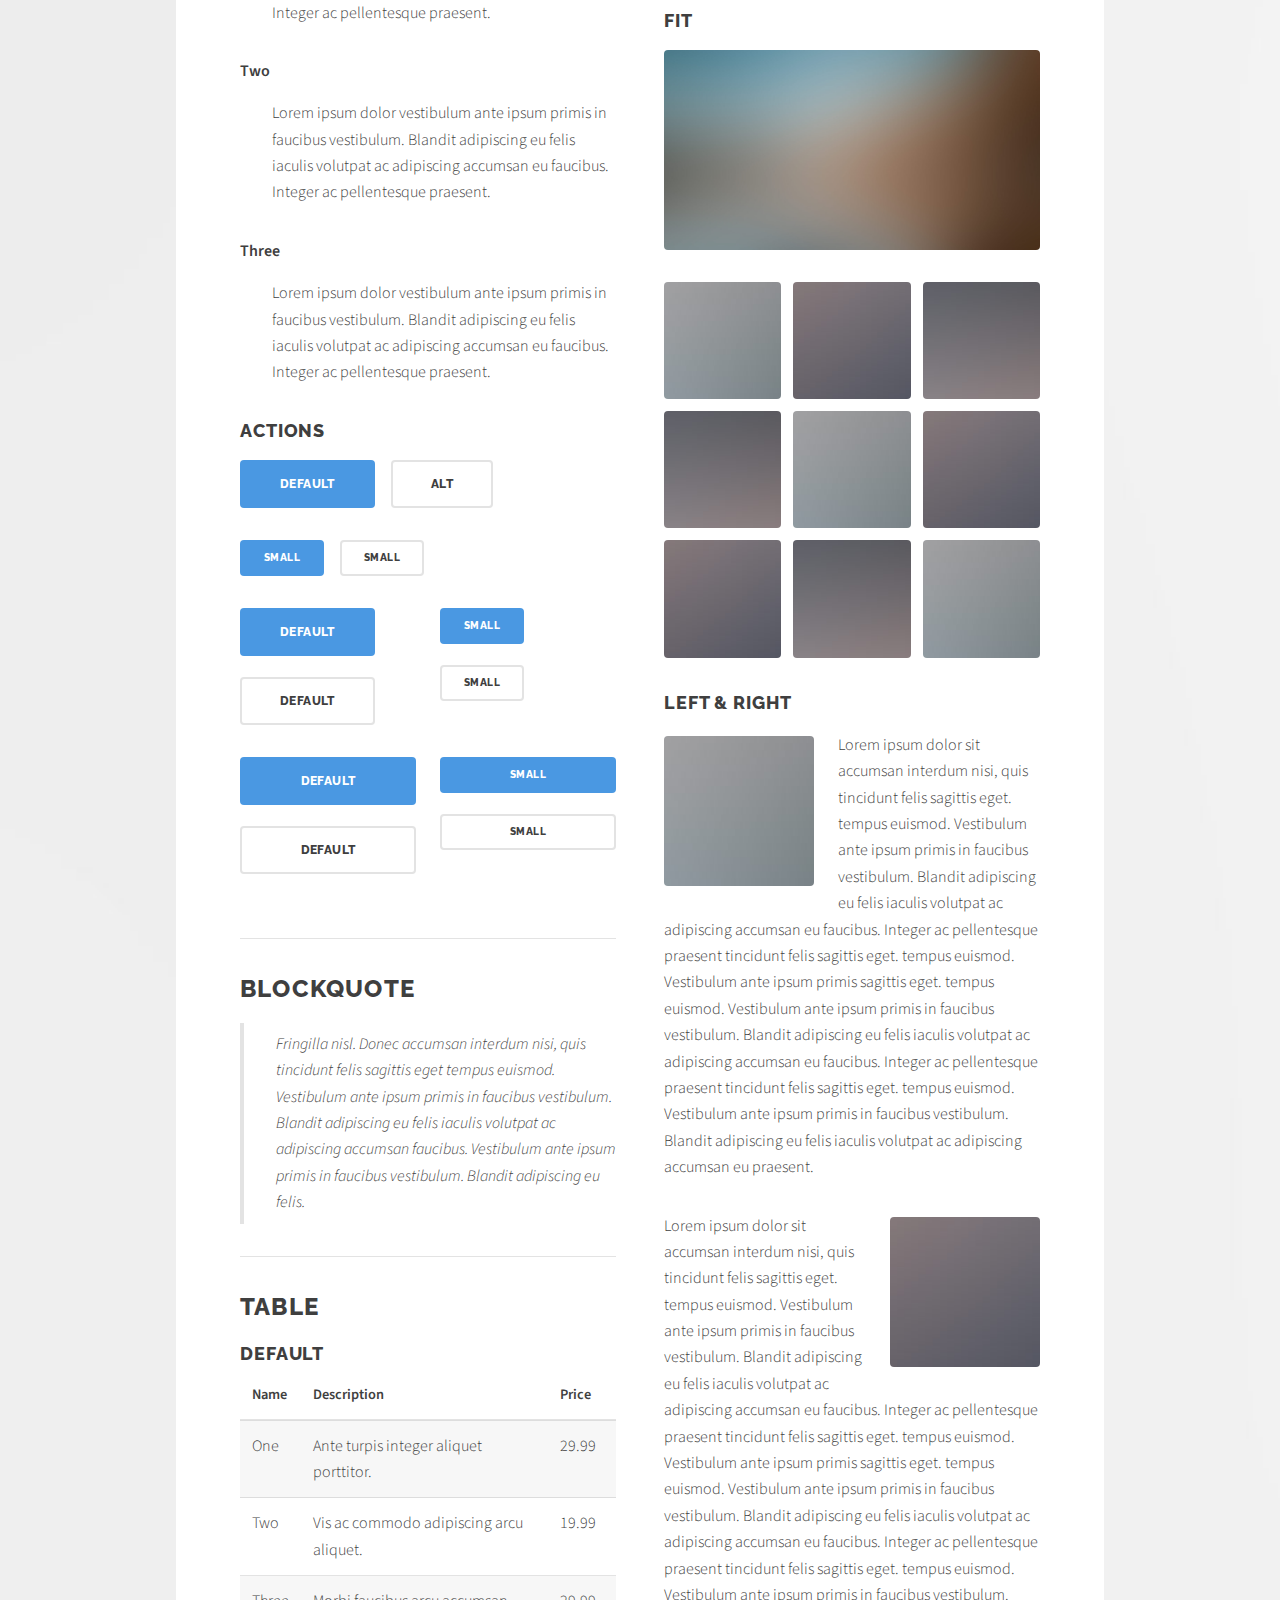
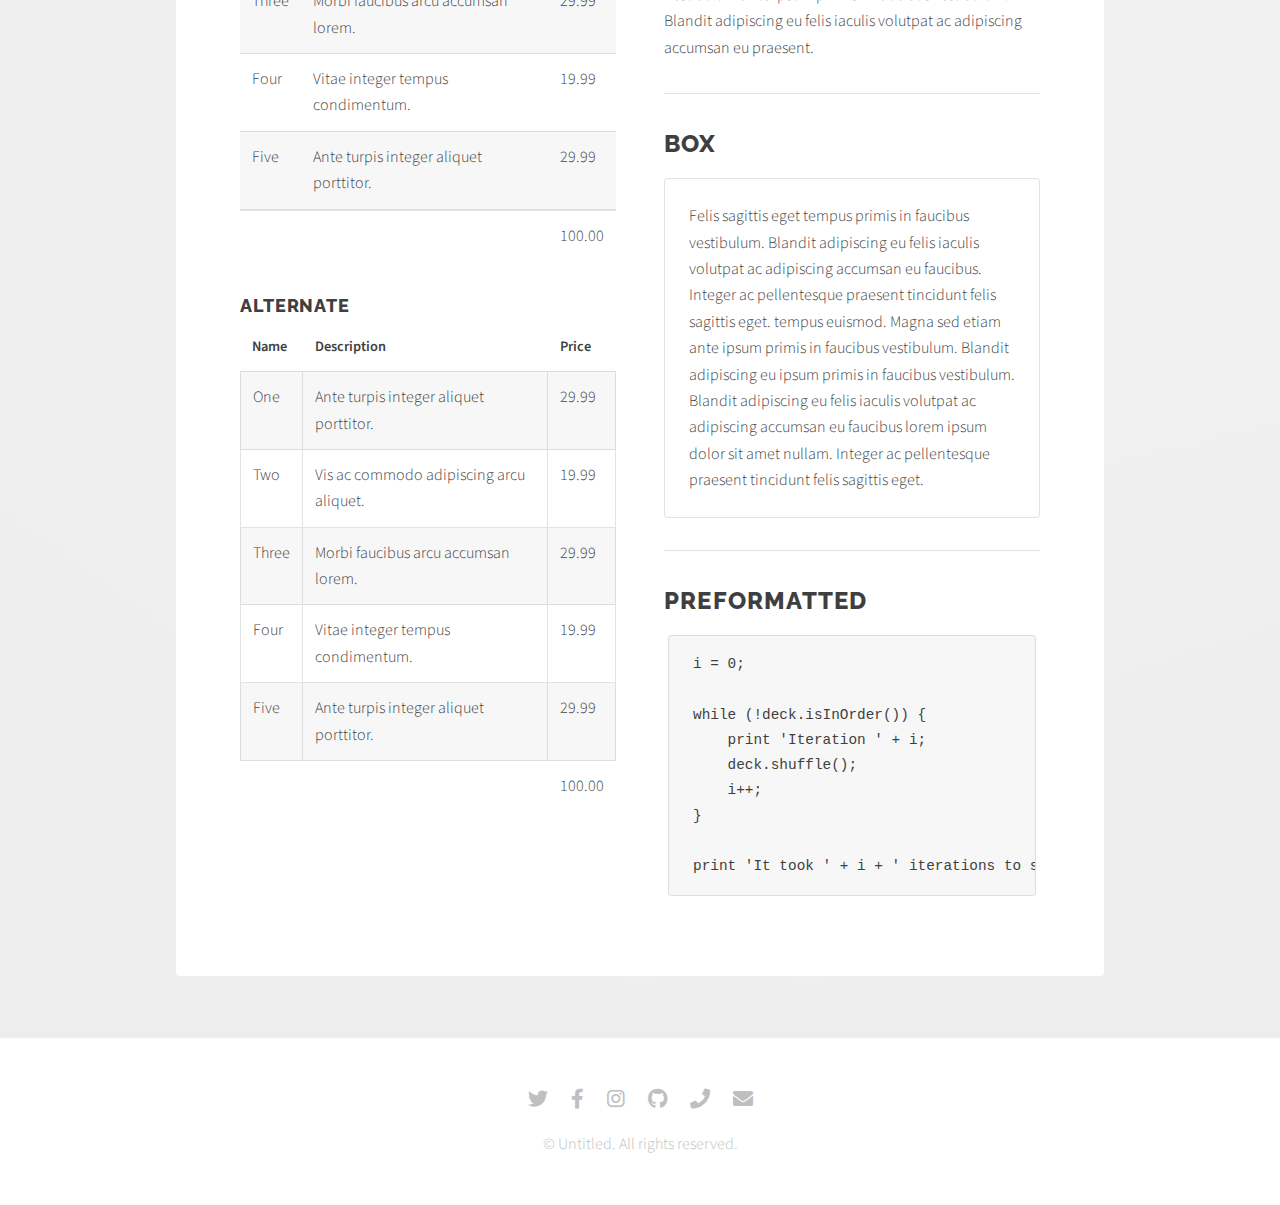
<file: elements.html>
<!DOCTYPE HTML>
<!--
	Relativity by Pixelarity
	pixelarity.com | hello@pixelarity.com
	License: pixelarity.com/license
-->
<html>
	<head>
		<title>Untitled</title>
		<meta charset="utf-8" />
		<meta name="viewport" content="width=device-width, initial-scale=1, user-scalable=no" />
		<link rel="stylesheet" href="assets/css/main.css" />
	</head>
	<body class="is-preload">

		<!-- Wrapper -->
			<div id="wrapper">

				<!-- Header -->
					<header id="header">

						<!-- Logo -->
							<div class="logo">
								<a href="index.html"><strong>Relativity</strong> by Pixelarity</a>
							</div>

						<!-- Nav -->
							<nav id="nav">
								<ul>
									<li><a href="index.html">Home</a></li>
									<li>
										<a href="#" class="icon solid fa-angle-down">Dropdown</a>
										<ul>
											<li><a href="#">Option One</a></li>
											<li><a href="#">Option Two</a></li>
											<li><a href="#">Option Three</a></li>
											<li>
												<a href="#">Submenu</a>
												<ul>
													<li><a href="#">Option One</a></li>
													<li><a href="#">Option Two</a></li>
													<li><a href="#">Option Three</a></li>
													<li><a href="#">Option Four</a></li>
												</ul>
											</li>
										</ul>
									</li>
									<li><a href="generic.html">Generic</a></li>
									<li class="current"><a href="elements.html">Elements</a></li>
								</ul>
							</nav>

					</header>

				<!-- Section -->
					<section class="main alt">
						<header>
							<h1>Elements</h1>
							<p>Aenean ornare velit lacus varius enim ullamcorper proin aliquam facilisis ante sed etiam magna interdum congue. Sed consequat amet dolor magna consequat. Lorem ipsum dolor amet nullam sed etiam veroeros.</p>
						</header>
						<div class="inner style2">

							<div class="row gtr-200">
								<div class="col-6 col-12-medium">

									<!-- Text stuff -->
										<h3>Text</h3>
										<p>This is <b>bold</b> and this is <strong>strong</strong>. This is <i>italic</i> and this is <em>emphasized</em>.
										This is <sup>superscript</sup> text and this is <sub>subscript</sub> text.
										This is <u>underlined</u> and this is code: <code>for (;;) { ... }</code>.
										Finally, this is a <a href="#">link</a>.</p>
										<hr />
										<h2>Heading Level 2</h2>
										<h3>Heading Level 3</h3>
										<h4>Heading Level 4</h4>
										<h5>Heading Level 5</h5>
										<h6>Heading Level 6</h6>

										<hr />

									<!-- Lists -->
										<h3>Lists</h3>
										<div class="row">
											<div class="col-6 col-12-small">

												<h4>Unordered</h4>
												<ul>
													<li>Amet dolor etiam.</li>
													<li>Sagittis et lorem.</li>
													<li>Felis sed viverra.</li>
													<li>Dolor amet etiam.</li>
												</ul>

												<h4>Alternate</h4>
												<ul class="alt">
													<li>Dolor pulvinar etiam.</li>
													<li>Sagittis lorem eleifend.</li>
													<li>Felis enim dolore viverra.</li>
													<li>Dolor pulvinar etiam.</li>
												</ul>

											</div>
											<div class="col-6 col-12-small">

												<h4>Ordered</h4>
												<ol>
													<li>Sed pulvinar etiam.</li>
													<li>Etiam vel viverra.</li>
													<li>Felis feugiat magna.</li>
													<li>Vel enim tempus.</li>
												</ol>

												<h4>Icons</h4>
												<ul class="icons">
													<li><a href="#" class="icon brands fa-twitter"><span class="label">Twitter</span></a></li>
													<li><a href="#" class="icon brands fa-facebook-f"><span class="label">Facebook</span></a></li>
													<li><a href="#" class="icon brands fa-instagram"><span class="label">Instagram</span></a></li>
													<li><a href="#" class="icon brands fa-github"><span class="label">Github</span></a></li>
												</ul>

											</div>
										</div>
										<h4>Definition</h4>
										<dl>
											<dt>One</dt>
											<dd>
												<p>Lorem ipsum dolor vestibulum ante ipsum primis in faucibus vestibulum. Blandit adipiscing eu felis iaculis volutpat ac adipiscing accumsan eu faucibus. Integer ac pellentesque praesent.</p>
											</dd>
											<dt>Two</dt>
											<dd>
												<p>Lorem ipsum dolor vestibulum ante ipsum primis in faucibus vestibulum. Blandit adipiscing eu felis iaculis volutpat ac adipiscing accumsan eu faucibus. Integer ac pellentesque praesent.</p>
											</dd>
											<dt>Three</dt>
											<dd>
												<p>Lorem ipsum dolor vestibulum ante ipsum primis in faucibus vestibulum. Blandit adipiscing eu felis iaculis volutpat ac adipiscing accumsan eu faucibus. Integer ac pellentesque praesent.</p>
											</dd>
										</dl>

										<h4>Actions</h4>
										<ul class="actions">
											<li><a href="#" class="button">Default</a></li>
											<li><a href="#" class="button alt">Alt</a></li>
										</ul>
										<ul class="actions small">
											<li><a href="#" class="button small">Small</a></li>
											<li><a href="#" class="button alt small">Small</a></li>
										</ul>
										<div class="row">
											<div class="col-6 col-12-small">
												<ul class="actions stacked">
													<li><a href="#" class="button">Default</a></li>
													<li><a href="#" class="button alt">Default</a></li>
												</ul>
											</div>
											<div class="col-6 col-12-small">
												<ul class="actions stacked">
													<li><a href="#" class="button small">Small</a></li>
													<li><a href="#" class="button alt small">Small</a></li>
												</ul>
											</div>
										</div>
										<div class="row">
											<div class="col-6 col-12-small">
												<ul class="actions stacked">
													<li><a href="#" class="button fit">Default</a></li>
													<li><a href="#" class="button alt fit">Default</a></li>
												</ul>
											</div>
											<div class="col-6 col-12-small">
												<ul class="actions stacked">
													<li><a href="#" class="button small fit">Small</a></li>
													<li><a href="#" class="button alt small fit">Small</a></li>
												</ul>
											</div>
										</div>

										<hr />

									<!-- Blockquote -->
										<h3>Blockquote</h3>
										<blockquote>Fringilla nisl. Donec accumsan interdum nisi, quis tincidunt felis sagittis eget tempus euismod. Vestibulum ante ipsum primis in faucibus vestibulum. Blandit adipiscing eu felis iaculis volutpat ac adipiscing accumsan faucibus. Vestibulum ante ipsum primis in faucibus vestibulum. Blandit adipiscing eu felis.</blockquote>

										<hr />

									<!-- Table -->
										<h3>Table</h3>

										<h4>Default</h4>
										<div class="table-wrapper">
											<table>
												<thead>
													<tr>
														<th>Name</th>
														<th>Description</th>
														<th>Price</th>
													</tr>
												</thead>
												<tbody>
													<tr>
														<td>One</td>
														<td>Ante turpis integer aliquet porttitor.</td>
														<td>29.99</td>
													</tr>
													<tr>
														<td>Two</td>
														<td>Vis ac commodo adipiscing arcu aliquet.</td>
														<td>19.99</td>
													</tr>
													<tr>
														<td>Three</td>
														<td> Morbi faucibus arcu accumsan lorem.</td>
														<td>29.99</td>
													</tr>
													<tr>
														<td>Four</td>
														<td>Vitae integer tempus condimentum.</td>
														<td>19.99</td>
													</tr>
													<tr>
														<td>Five</td>
														<td>Ante turpis integer aliquet porttitor.</td>
														<td>29.99</td>
													</tr>
												</tbody>
												<tfoot>
													<tr>
														<td colspan="2"></td>
														<td>100.00</td>
													</tr>
												</tfoot>
											</table>
										</div>

										<h4>Alternate</h4>
										<div class="table-wrapper">
											<table class="alt">
												<thead>
													<tr>
														<th>Name</th>
														<th>Description</th>
														<th>Price</th>
													</tr>
												</thead>
												<tbody>
													<tr>
														<td>One</td>
														<td>Ante turpis integer aliquet porttitor.</td>
														<td>29.99</td>
													</tr>
													<tr>
														<td>Two</td>
														<td>Vis ac commodo adipiscing arcu aliquet.</td>
														<td>19.99</td>
													</tr>
													<tr>
														<td>Three</td>
														<td>Morbi faucibus arcu accumsan lorem.</td>
														<td>29.99</td>
													</tr>
													<tr>
														<td>Four</td>
														<td>Vitae integer tempus condimentum.</td>
														<td>19.99</td>
													</tr>
													<tr>
														<td>Five</td>
														<td>Ante turpis integer aliquet porttitor.</td>
														<td>29.99</td>
													</tr>
												</tbody>
												<tfoot>
													<tr>
														<td colspan="2"></td>
														<td>100.00</td>
													</tr>
												</tfoot>
											</table>
										</div>

								</div>
								<div class="col-6 col-12-medium">

									<!-- Buttons -->
										<h3>Buttons</h3>
										<ul class="actions">
											<li><a href="#" class="button">Default</a></li>
											<li><a href="#" class="button alt">Alt</a></li>
										</ul>
										<ul class="actions fit">
											<li><a href="#" class="button fit">Fit</a></li>
											<li><a href="#" class="button alt fit">Fit</a></li>
										</ul>
										<ul class="actions fit small">
											<li><a href="#" class="button fit small">Fit + Small</a></li>
											<li><a href="#" class="button alt fit small">Fit + Small</a></li>
										</ul>
										<ul class="actions">
											<li><a href="#" class="button icon solid fa-download">Icon</a></li>
											<li><a href="#" class="button alt icon solid fa-search">Icon</a></li>
										</ul>
										<ul class="actions">
											<li><span class="button disabled">Default</span></li>
											<li><span class="button alt disabled">Alt</span></li>
										</ul>

										<hr />

									<!-- Form -->
										<h3>Form</h3>

										<form method="post" action="#" class="alt">
											<div class="row gtr-uniform">
												<div class="col-6 col-12-xsmall">
													<input type="text" name="demo-name" id="demo-name" value="" placeholder="Name" />
												</div>
												<div class="col-6 col-12-xsmall">
													<input type="email" name="demo-email" id="demo-email" value="" placeholder="Email" />
												</div>
												<!-- Break -->
												<div class="col-12">
													<select name="demo-category" id="demo-category">
														<option value="">- Category -</option>
														<option value="1">Manufacturing</option>
														<option value="1">Shipping</option>
														<option value="1">Administration</option>
														<option value="1">Human Resources</option>
													</select>
												</div>
												<!-- Break -->
												<div class="col-4 col-12-small">
													<input type="radio" id="demo-priority-low" name="demo-priority" checked>
													<label for="demo-priority-low">Low</label>
												</div>
												<div class="col-4 col-12-small">
													<input type="radio" id="demo-priority-normal" name="demo-priority">
													<label for="demo-priority-normal">Normal</label>
												</div>
												<div class="col-4 col-12-small">
													<input type="radio" id="demo-priority-high" name="demo-priority">
													<label for="demo-priority-high">High</label>
												</div>
												<!-- Break -->
												<div class="col-6 col-12-small">
													<input type="checkbox" id="demo-copy" name="demo-copy">
													<label for="demo-copy">Email me a copy</label>
												</div>
												<div class="col-6 col-12-small">
													<input type="checkbox" id="demo-human" name="demo-human" checked>
													<label for="demo-human">I am a human</label>
												</div>
												<!-- Break -->
												<div class="col-12">
													<textarea name="demo-message" id="demo-message" placeholder="Enter your message" rows="6"></textarea>
												</div>
												<!-- Break -->
												<div class="col-12">
													<ul class="actions">
														<li><input type="submit" value="Send Message" /></li>
													</ul>
												</div>
											</div>
										</form>

										<hr />

									<!-- Image -->
										<h3>Image</h3>

										<h4>Fit</h4>
										<span class="image fit"><img src="images/banner.jpg" alt="" /></span>
										<div class="box alt">
											<div class="row gtr-50 gtr-uniform">
												<div class="col-4"><span class="image fit"><img src="images/pic01.jpg" alt="" /></span></div>
												<div class="col-4"><span class="image fit"><img src="images/pic02.jpg" alt="" /></span></div>
												<div class="col-4"><span class="image fit"><img src="images/pic03.jpg" alt="" /></span></div>
												<!-- Break -->
												<div class="col-4"><span class="image fit"><img src="images/pic03.jpg" alt="" /></span></div>
												<div class="col-4"><span class="image fit"><img src="images/pic01.jpg" alt="" /></span></div>
												<div class="col-4"><span class="image fit"><img src="images/pic02.jpg" alt="" /></span></div>
												<!-- Break -->
												<div class="col-4"><span class="image fit"><img src="images/pic02.jpg" alt="" /></span></div>
												<div class="col-4"><span class="image fit"><img src="images/pic03.jpg" alt="" /></span></div>
												<div class="col-4"><span class="image fit"><img src="images/pic01.jpg" alt="" /></span></div>
											</div>
										</div>

										<h4>Left &amp; Right</h4>
										<p><span class="image left"><img src="images/pic01.jpg" alt="" /></span>Lorem ipsum dolor sit accumsan interdum nisi, quis tincidunt felis sagittis eget. tempus euismod. Vestibulum ante ipsum primis in faucibus vestibulum. Blandit adipiscing eu felis iaculis volutpat ac adipiscing accumsan eu faucibus. Integer ac pellentesque praesent tincidunt felis sagittis eget. tempus euismod. Vestibulum ante ipsum primis sagittis eget. tempus euismod. Vestibulum ante ipsum primis in faucibus vestibulum. Blandit adipiscing eu felis iaculis volutpat ac adipiscing accumsan eu faucibus. Integer ac pellentesque praesent tincidunt felis sagittis eget. tempus euismod. Vestibulum ante ipsum primis in faucibus vestibulum. Blandit adipiscing eu felis iaculis volutpat ac adipiscing accumsan eu praesent.</p>
										<p><span class="image right"><img src="images/pic02.jpg" alt="" /></span>Lorem ipsum dolor sit accumsan interdum nisi, quis tincidunt felis sagittis eget. tempus euismod. Vestibulum ante ipsum primis in faucibus vestibulum. Blandit adipiscing eu felis iaculis volutpat ac adipiscing accumsan eu faucibus. Integer ac pellentesque praesent tincidunt felis sagittis eget. tempus euismod. Vestibulum ante ipsum primis sagittis eget. tempus euismod. Vestibulum ante ipsum primis in faucibus vestibulum. Blandit adipiscing eu felis iaculis volutpat ac adipiscing accumsan eu faucibus. Integer ac pellentesque praesent tincidunt felis sagittis eget. tempus euismod. Vestibulum ante ipsum primis in faucibus vestibulum. Blandit adipiscing eu felis iaculis volutpat ac adipiscing accumsan eu praesent.</p>

										<hr />

									<!-- Box -->
										<h3>Box</h3>
										<div class="box">
											<p>Felis sagittis eget tempus primis in faucibus vestibulum. Blandit adipiscing eu felis iaculis volutpat ac adipiscing accumsan eu faucibus. Integer ac pellentesque praesent tincidunt felis sagittis eget. tempus euismod. Magna sed etiam ante ipsum primis in faucibus vestibulum. Blandit adipiscing eu ipsum primis in faucibus vestibulum. Blandit adipiscing eu felis iaculis volutpat ac adipiscing accumsan eu faucibus lorem ipsum dolor sit amet nullam. Integer ac pellentesque praesent tincidunt felis sagittis eget.</p>
										</div>

										<hr />

									<!-- Preformatted Code -->
										<h3>Preformatted</h3>
										<pre><code>i = 0;

while (!deck.isInOrder()) {
    print 'Iteration ' + i;
    deck.shuffle();
    i++;
}

print 'It took ' + i + ' iterations to sort the deck.';
</code></pre>
								</div>
							</div>

						</div>
					</section>

				<!-- Footer -->
					<footer id="footer">
						<ul class="icons">
							<li><a href="#" class="icon brands alt fa-twitter"><span class="label">Twitter</span></a></li>
							<li><a href="#" class="icon brands alt fa-facebook-f"><span class="label">Facebook</span></a></li>
							<li><a href="#" class="icon brands alt fa-instagram"><span class="label">Instagram</span></a></li>
							<li><a href="#" class="icon brands alt fa-github"><span class="label">GitHub</span></a></li>
							<li><a href="#" class="icon solid alt fa-phone"><span class="label">Phone</span></a></li>
							<li><a href="#" class="icon solid alt fa-envelope"><span class="label">Email</span></a></li>
						</ul>
						<p class="copyright">&copy; Untitled. All rights reserved.</p>
					</footer>

			</div>

		<!-- Scripts -->
			<script src="assets/js/jquery.min.js"></script>
			<script src="assets/js/jquery.dropotron.min.js"></script>
			<script src="assets/js/jquery.scrollex.min.js"></script>
			<script src="assets/js/jquery.scrolly.min.js"></script>
			<script src="assets/js/browser.min.js"></script>
			<script src="assets/js/breakpoints.min.js"></script>
			<script src="assets/js/util.js"></script>
			<script src="assets/js/main.js"></script>

	</body>
</html>
</file>
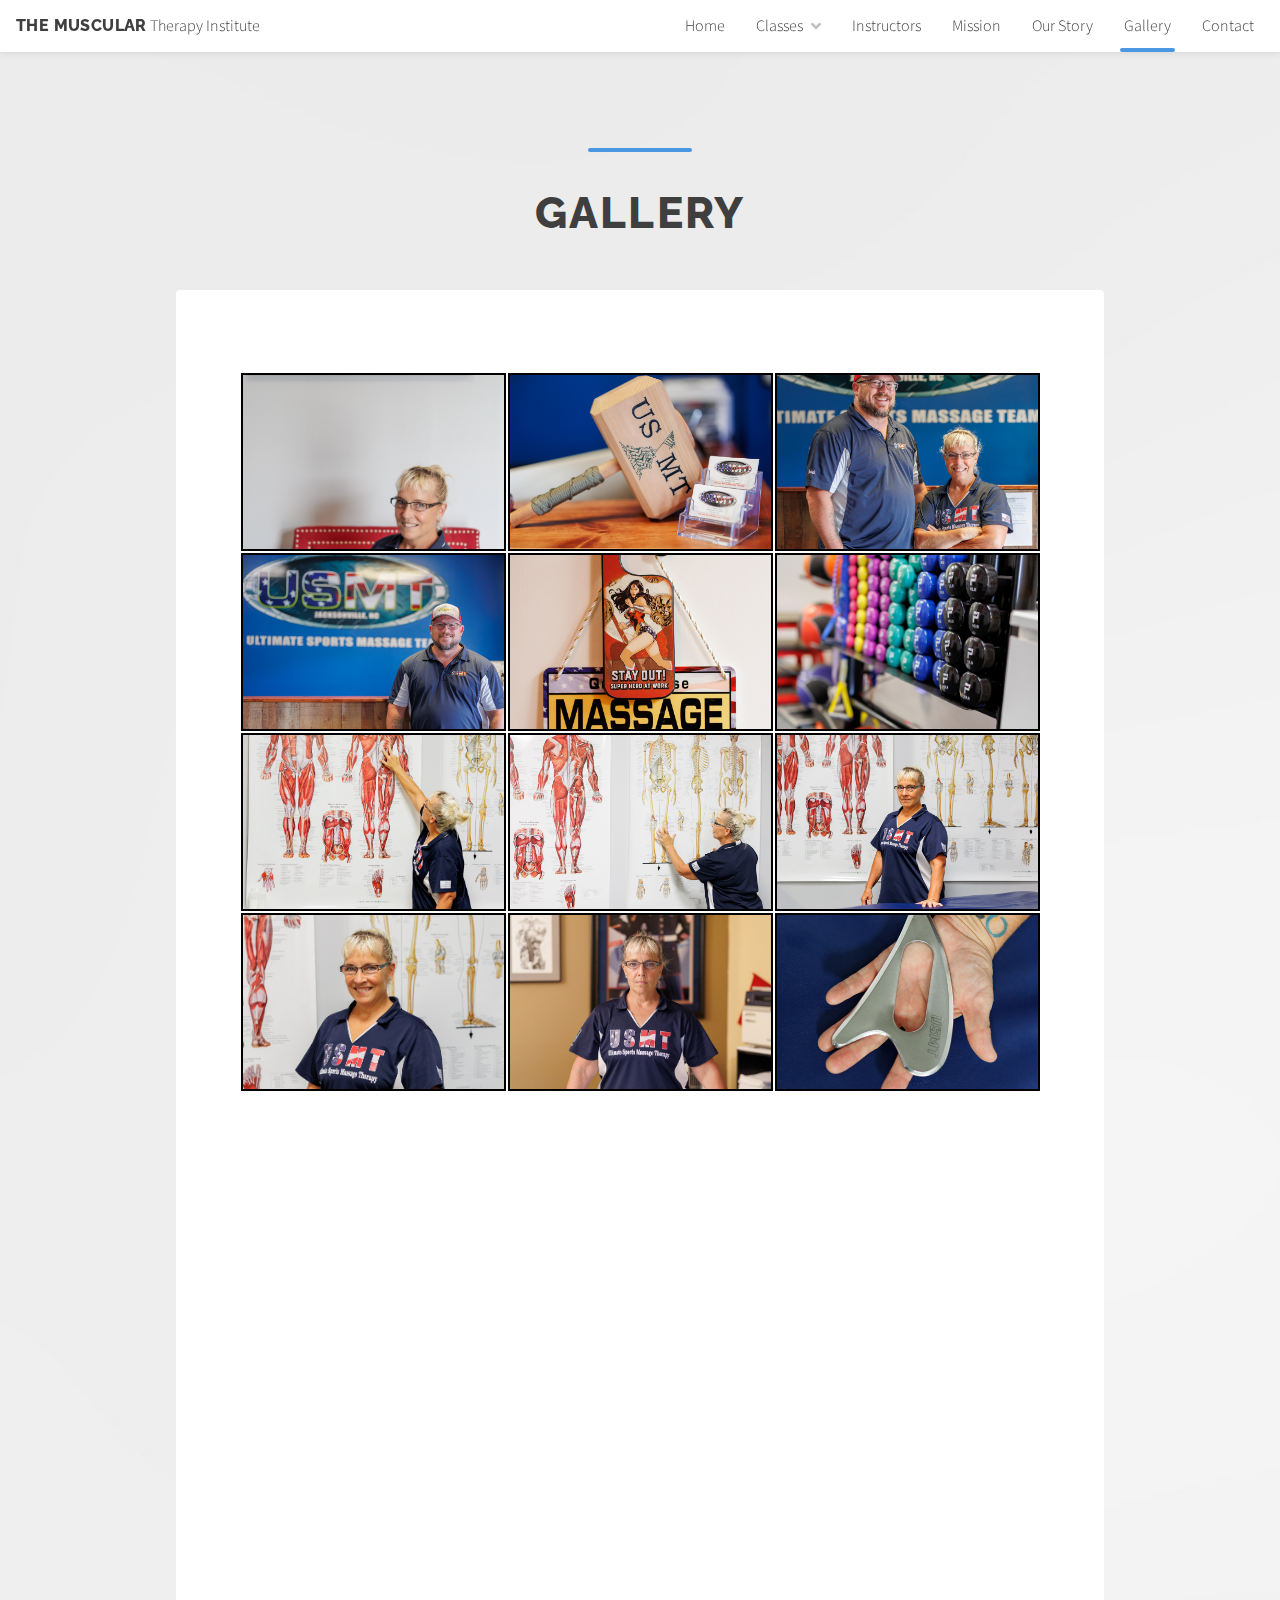
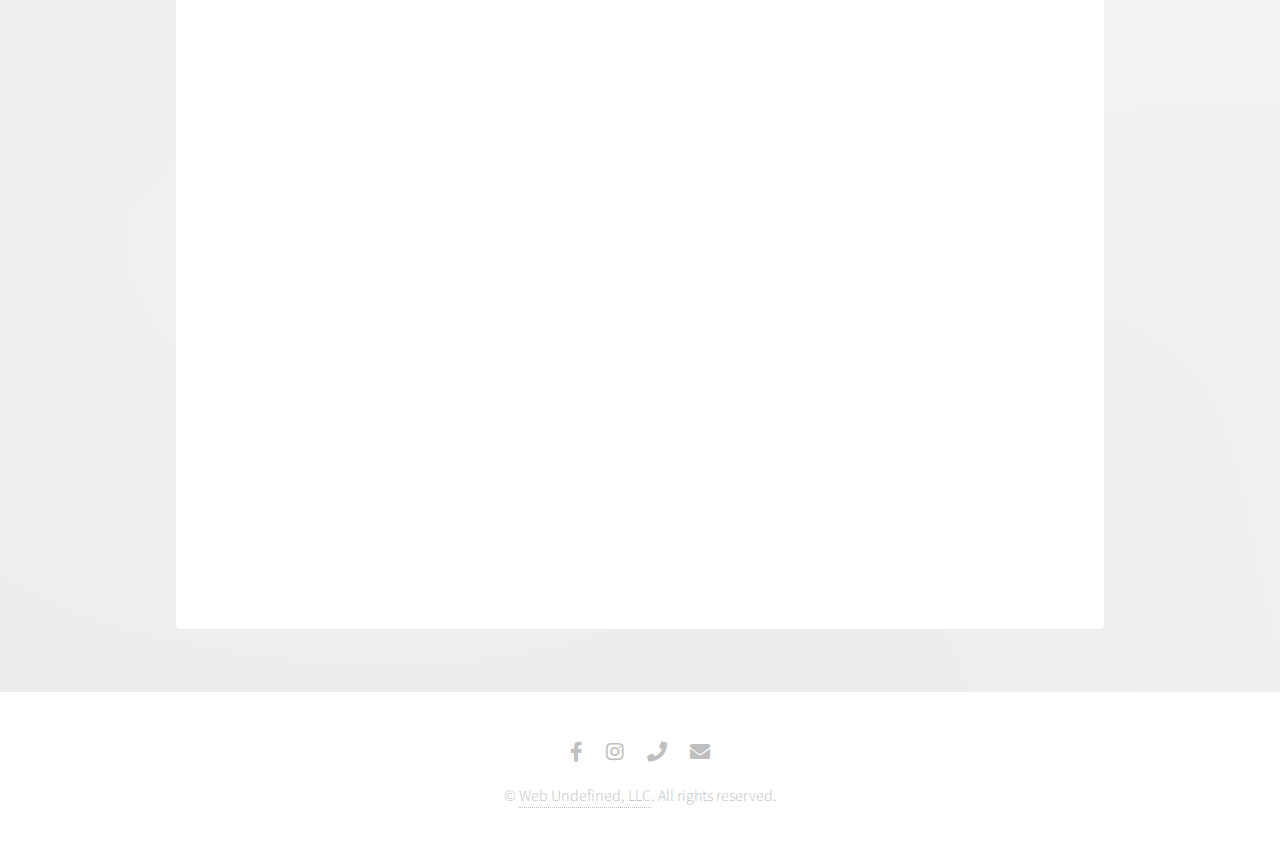
<file: gallery.html>
<!DOCTYPE HTML>

<html>

<head>
	<title>The Muscular Therapy Institute</title>
	<meta charset="utf-8" />
	<meta name="viewport" content="width=device-width, initial-scale=1, user-scalable=no" />
	<link rel="stylesheet" href="assets/css/main.css" />
	<link rel="shortcut icon" type="image/png" href="images/tabIcon.png" />

	<!-- nanogallery2 -->
	<link href="assets/css/nanogallery2.min.css" rel="stylesheet" type="text/css">
</head>

<body class="is-preload">

	<!-- Wrapper -->
	<div id="wrapper">

		<!-- Header -->
		<header id="header">

			<!-- Logo -->
			<div class="logo">
				<a href="index.html"><strong>The Muscular</strong> Therapy Institute</a>
			</div>

			<!-- Nav -->
			<nav id="nav">
				<ul>
					<li><a href="index.html">Home</a></li>
					<li>
						<a href="#" class="icon solid fa-angle-down">Classes</a>
						<ul>
							<li><a href="index.html#first" class="scrolly">Current Classes</a></li>
							<li><a href="index.html#upcomingClasses" class="scrolly">Upcoming Classes</a></li>
						</ul>
					</li>
					<li><a href="index.html#instructors" class="scrolly">Instructors</a></li>
					<li><a href="index.html#third" class="scrolly">Mission</a></li>
					<li><a href="index.html#fourth" class="scrolly">Our Story</a></li>
					<li class="current"><a href="gallery.html" class="scrolly">Gallery</a></li>
					<li><a href="index.html#contactUs" class="scrolly">Contact</a></li>

					<!--<li>
						<a href="#" class="icon solid fa-angle-down">Dropdown</a>
						<ul>
							<li><a href="#">Option One</a></li>
							<li><a href="#">Option Two</a></li>
							<li><a href="#">Option Three</a></li>
							<li>
								<a href="#">Submenu</a>
								<ul>
									<li><a href="#">Option One</a></li>
									<li><a href="#">Option Two</a></li>
									<li><a href="#">Option Three</a></li>
									<li><a href="#">Option Four</a></li>
								</ul>
							</li>
						</ul>
					</li>
					<li><a href="generic.html">Generic</a></li>
					<li><a href="elements.html">Elements</a></li>-->
				</ul>
			</nav>

		</header>

		<!-- Section -->
		<section class="main alt">
			<header>
				<h1>Gallery</h1>
			</header>
			<div class="inner style2">
				<!-- <div class="image main" data-position="center"><img src="images/banner.jpg" alt="" /></div> -->
				<div class="container" id="gallery">
					<div id="nanogallery2" data-nanogallery2='{
						  "thumbnailHeight":  ' auto', "thumbnailWidth" : 'auto' }'>

						<a href="images/1.jpg" data-ngThumb="images/1.jpg"></a>
						<a href="images/2.jpg" data-ngThumb="images/2.jpg"></a>
						<a href="images/3.jpg" data-ngThumb="images/3.jpg"></a>
						<a href="images/4.jpg" data-ngThumb="images/4.jpg"></a>

						<!-- <a href="images/5.jpg" data-ngThumb="images/5.jpg"></a>
						<a href="images/6.jpg" data-ngThumb="images/6.jpg"></a>
						<a href="images/7.jpg" data-ngThumb="images/7.jpg"></a>
						<a href="images/8.jpg" data-ngThumb="images/8.jpg"></a> -->

						<a href="images/9.jpg" data-ngThumb="images/9.jpg"></a>
						<a href="images/10.jpg" data-ngThumb="images/10.jpg"></a>
						<a href="images/11.jpg" data-ngThumb="images/11.jpg"></a>
						<a href="images/12.jpg" data-ngThumb="images/12.jpg"></a>

						<a href="images/13.jpg" data-ngThumb="images/13.jpg"></a>
						<a href="images/14.jpg" data-ngThumb="images/14.jpg"></a>
						<a href="images/15.jpg" data-ngThumb="images/15.jpg"></a>
						<a href="images/16.jpg" data-ngThumb="images/16.jpg"></a>

						<a href="images/17.jpg" data-ngThumb="images/17.jpg"></a>
						<a href="images/18.jpg" data-ngThumb="images/18.jpg"></a>
						<a href="images/19.jpg" data-ngThumb="images/19.jpg"></a>
						<a href="images/20.jpg" data-ngThumb="images/20.jpg"></a>

						<a href="images/21.jpg" data-ngThumb="images/21.jpg"></a>
						<a href="images/22.jpg" data-ngThumb="images/22.jpg"></a>
						<a href="images/23.jpg" data-ngThumb="images/23.jpg"></a>
						<a href="images/24.jpg" data-ngThumb="images/24.jpg"></a>

						<a href="images/25.jpg" data-ngThumb="images/25.jpg"></a>
						<a href="images/26.jpg" data-ngThumb="images/26.jpg"></a>
						<a href="images/27.jpg" data-ngThumb="images/27.jpg"></a>
						<a href="images/28.jpg" data-ngThumb="images/28.jpg"></a>

						<a href="images/29.jpg" data-ngThumb="images/29.jpg"></a>
						<a href="images/30.jpg" data-ngThumb="images/30.jpg"></a>
						<a href="images/31.jpg" data-ngThumb="images/31.jpg"></a>
						<a href="images/32.jpg" data-ngThumb="images/32.jpg"></a>

					</div>
				</div>
			</div>
		</section>

		<!-- Footer -->
		<footer id="footer">
			<ul class="icons">
				<li><a href="https://www.facebook.com/The-Muscular-Therapy-Institute-Continuing-Education-100360018677368"
						class="icon brands alt fa-facebook-f"><span class="label">Facebook</span></a></li>
				<li><a href="https://www.instagram.com/the_muscular_therapy_institute/"
						class="icon brands alt fa-instagram"><span class="label">Instagram</span></a></li>
				<li><a href="tel:4019359902" class="icon solid alt fa-phone"><span class="label">Phone</span></a></li>
				<li><a href="https://mail.google.com/mail/?view=cm&fs=1&to=themusculartherapyinstitute@gmail.com &su=Subject&body=Body"
						class="icon solid alt fa-envelope"><span class="label">Email</span></a></li>
			</ul>
			<p class="copyright">&copy; <a href="https://www.webundefined.com/">Web Undefined, LLC</a>. All rights
				reserved.</p>
		</footer>

	</div>

	<!-- Scripts -->
	<script src="assets/js/jquery.min.js"></script>
	<script src="assets/js/jquery.dropotron.min.js"></script>
	<script src="assets/js/jquery.scrollex.min.js"></script>
	<script src="assets/js/jquery.scrolly.min.js"></script>
	<script src="assets/js/browser.min.js"></script>
	<script src="assets/js/breakpoints.min.js"></script>
	<script src="assets/js/util.js"></script>
	<script src="assets/js/main.js"></script>
	<script type="text/javascript" src="assets/js/jquery.nanogallery2.min.js"></script>

</body>

</html>
</file>
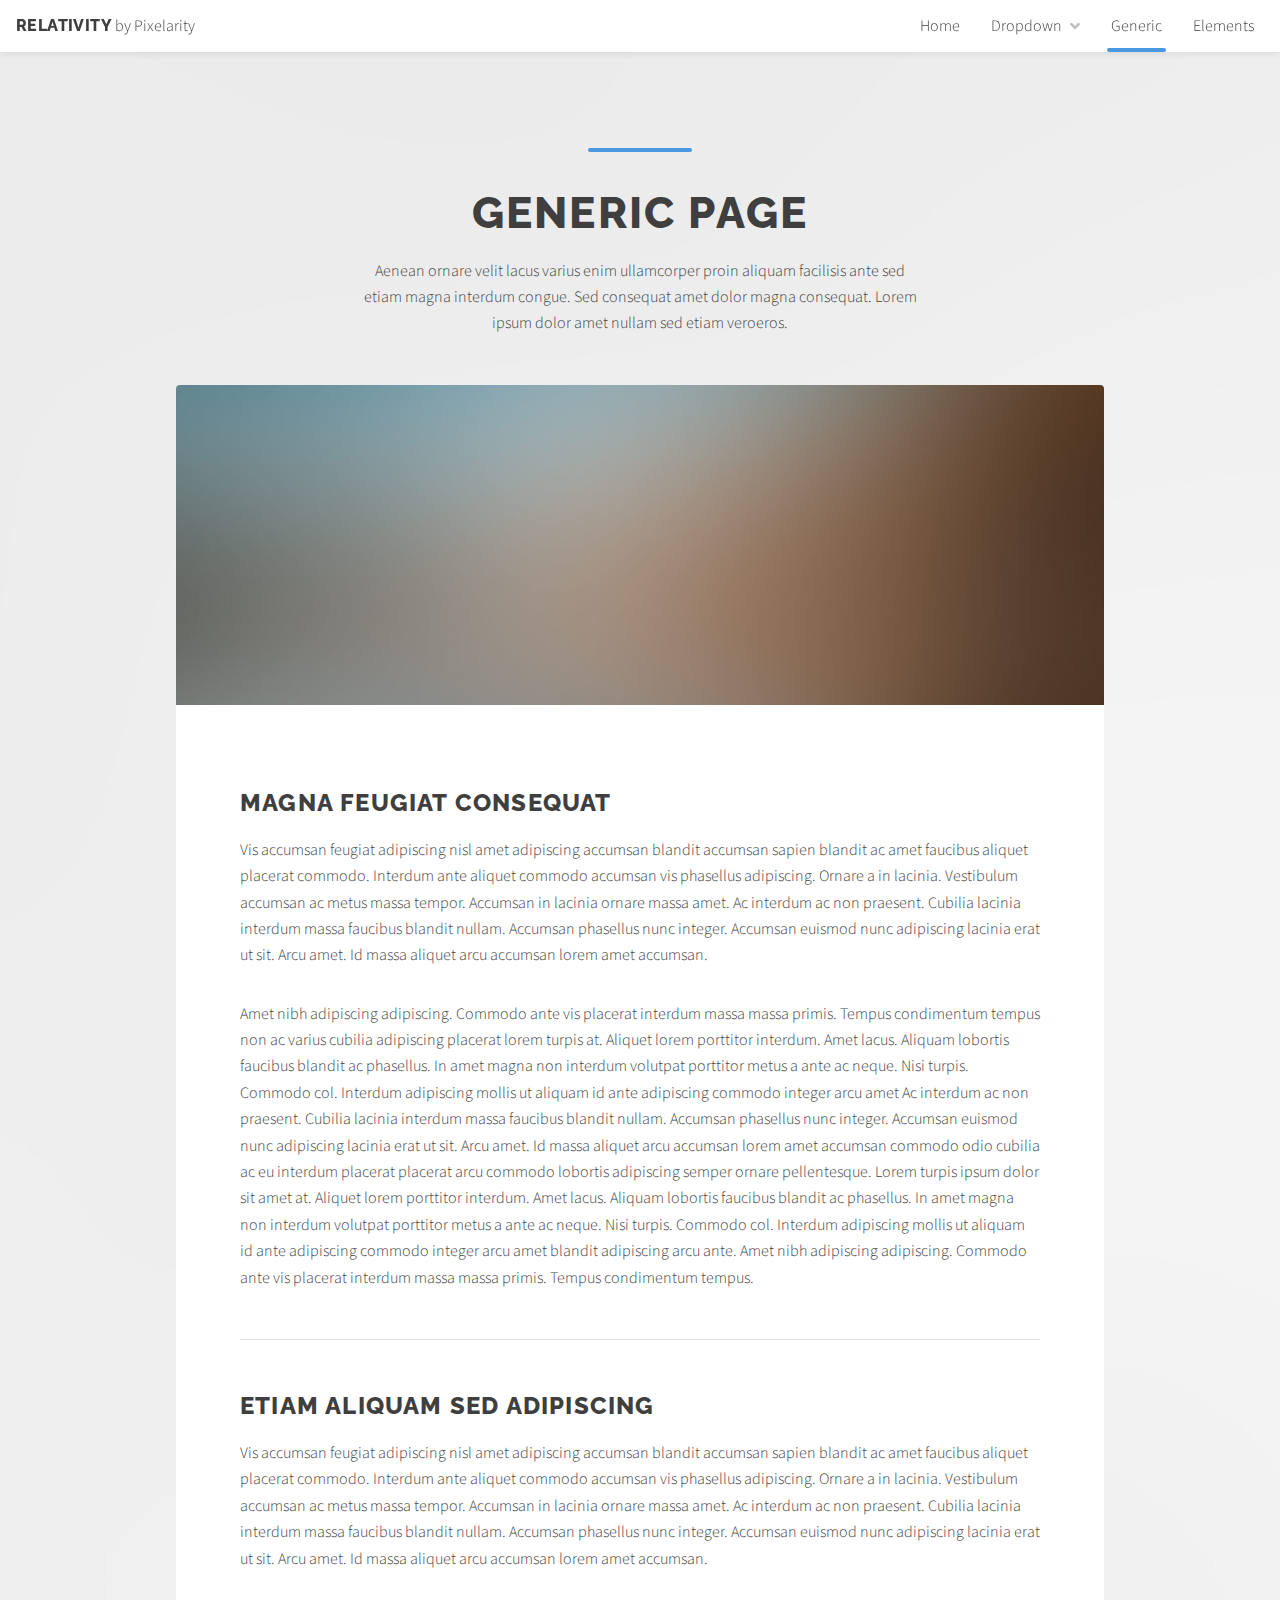
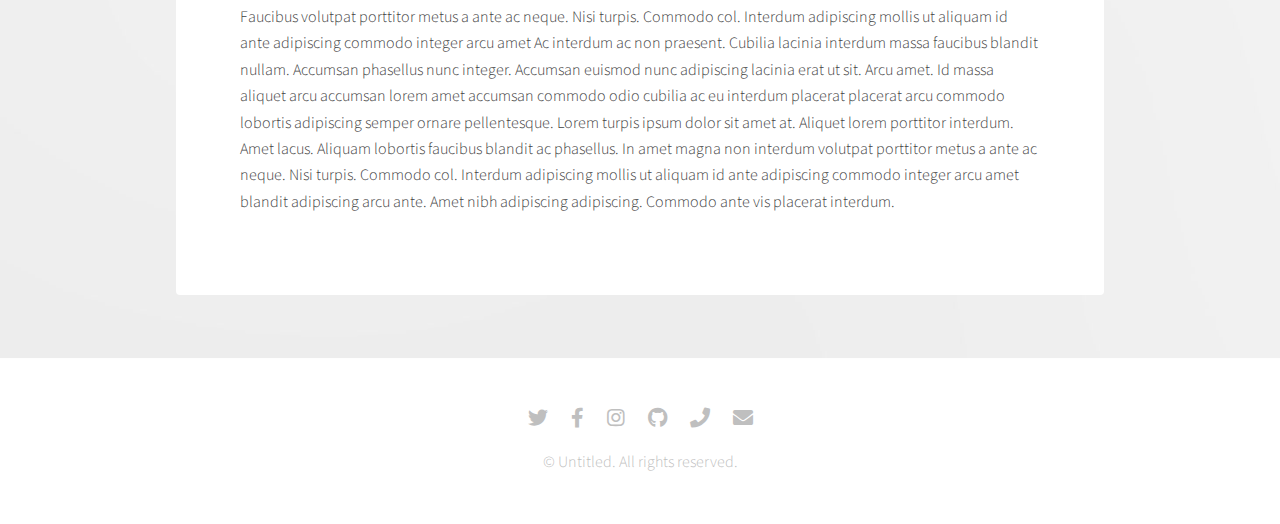
<file: generic.html>
<!DOCTYPE HTML>
<!--
	Relativity by Pixelarity
	pixelarity.com | hello@pixelarity.com
	License: pixelarity.com/license
-->
<html>
	<head>
		<title>Untitled</title>
		<meta charset="utf-8" />
		<meta name="viewport" content="width=device-width, initial-scale=1, user-scalable=no" />
		<link rel="stylesheet" href="assets/css/main.css" />
	</head>
	<body class="is-preload">

		<!-- Wrapper -->
			<div id="wrapper">

				<!-- Header -->
					<header id="header">

						<!-- Logo -->
							<div class="logo">
								<a href="index.html"><strong>Relativity</strong> by Pixelarity</a>
							</div>

						<!-- Nav -->
							<nav id="nav">
								<ul>
									<li><a href="index.html">Home</a></li>
									<li>
										<a href="#" class="icon solid fa-angle-down">Dropdown</a>
										<ul>
											<li><a href="#">Option One</a></li>
											<li><a href="#">Option Two</a></li>
											<li><a href="#">Option Three</a></li>
											<li>
												<a href="#">Submenu</a>
												<ul>
													<li><a href="#">Option One</a></li>
													<li><a href="#">Option Two</a></li>
													<li><a href="#">Option Three</a></li>
													<li><a href="#">Option Four</a></li>
												</ul>
											</li>
										</ul>
									</li>
									<li class="current"><a href="generic.html">Generic</a></li>
									<li><a href="elements.html">Elements</a></li>
								</ul>
							</nav>

					</header>

				<!-- Section -->
					<section class="main alt">
						<header>
							<h1>Generic Page</h1>
							<p>Aenean ornare velit lacus varius enim ullamcorper proin aliquam facilisis ante sed etiam magna interdum congue. Sed consequat amet dolor magna consequat. Lorem ipsum dolor amet nullam sed etiam veroeros.</p>
						</header>
						<div class="inner style2">
							<div class="image main" data-position="center"><img src="images/banner.jpg" alt="" /></div>
							<h3>Magna feugiat consequat</h3>
							<p>Vis accumsan feugiat adipiscing nisl amet adipiscing accumsan blandit accumsan sapien blandit ac amet faucibus aliquet placerat commodo. Interdum ante aliquet commodo accumsan vis phasellus adipiscing. Ornare a in lacinia. Vestibulum accumsan ac metus massa tempor. Accumsan in lacinia ornare massa amet. Ac interdum ac non praesent. Cubilia lacinia interdum massa faucibus blandit nullam. Accumsan phasellus nunc integer. Accumsan euismod nunc adipiscing lacinia erat ut sit. Arcu amet. Id massa aliquet arcu accumsan lorem amet accumsan.</p>
							<p>Amet nibh adipiscing adipiscing. Commodo ante vis placerat interdum massa massa primis. Tempus condimentum tempus non ac varius cubilia adipiscing placerat lorem turpis at. Aliquet lorem porttitor interdum. Amet lacus. Aliquam lobortis faucibus blandit ac phasellus. In amet magna non interdum volutpat porttitor metus a ante ac neque. Nisi turpis. Commodo col. Interdum adipiscing mollis ut aliquam id ante adipiscing commodo integer arcu amet Ac interdum ac non praesent. Cubilia lacinia interdum massa faucibus blandit nullam. Accumsan phasellus nunc integer. Accumsan euismod nunc adipiscing lacinia erat ut sit. Arcu amet. Id massa aliquet arcu accumsan lorem amet accumsan commodo odio cubilia ac eu interdum placerat placerat arcu commodo lobortis adipiscing semper ornare pellentesque. Lorem turpis ipsum dolor sit amet at. Aliquet lorem porttitor interdum. Amet lacus. Aliquam lobortis faucibus blandit ac phasellus. In amet magna non interdum volutpat porttitor metus a ante ac neque. Nisi turpis. Commodo col. Interdum adipiscing mollis ut aliquam id ante adipiscing commodo integer arcu amet blandit adipiscing arcu ante. Amet nibh adipiscing adipiscing. Commodo ante vis placerat interdum massa massa primis. Tempus condimentum tempus.</p>
							<hr class="major" />
							<h3>Etiam aliquam sed adipiscing</h3>
							<p>Vis accumsan feugiat adipiscing nisl amet adipiscing accumsan blandit accumsan sapien blandit ac amet faucibus aliquet placerat commodo. Interdum ante aliquet commodo accumsan vis phasellus adipiscing. Ornare a in lacinia. Vestibulum accumsan ac metus massa tempor. Accumsan in lacinia ornare massa amet. Ac interdum ac non praesent. Cubilia lacinia interdum massa faucibus blandit nullam. Accumsan phasellus nunc integer. Accumsan euismod nunc adipiscing lacinia erat ut sit. Arcu amet. Id massa aliquet arcu accumsan lorem amet accumsan.</p>
							<p>Faucibus volutpat porttitor metus a ante ac neque. Nisi turpis. Commodo col. Interdum adipiscing mollis ut aliquam id ante adipiscing commodo integer arcu amet Ac interdum ac non praesent. Cubilia lacinia interdum massa faucibus blandit nullam. Accumsan phasellus nunc integer. Accumsan euismod nunc adipiscing lacinia erat ut sit. Arcu amet. Id massa aliquet arcu accumsan lorem amet accumsan commodo odio cubilia ac eu interdum placerat placerat arcu commodo lobortis adipiscing semper ornare pellentesque. Lorem turpis ipsum dolor sit amet at. Aliquet lorem porttitor interdum. Amet lacus. Aliquam lobortis faucibus blandit ac phasellus. In amet magna non interdum volutpat porttitor metus a ante ac neque. Nisi turpis. Commodo col. Interdum adipiscing mollis ut aliquam id ante adipiscing commodo integer arcu amet blandit adipiscing arcu ante. Amet nibh adipiscing adipiscing. Commodo ante vis placerat interdum.</p>
						</div>
					</section>

				<!-- Footer -->
					<footer id="footer">
						<ul class="icons">
							<li><a href="#" class="icon brands alt fa-twitter"><span class="label">Twitter</span></a></li>
							<li><a href="#" class="icon brands alt fa-facebook-f"><span class="label">Facebook</span></a></li>
							<li><a href="#" class="icon brands alt fa-instagram"><span class="label">Instagram</span></a></li>
							<li><a href="#" class="icon brands alt fa-github"><span class="label">GitHub</span></a></li>
							<li><a href="#" class="icon solid alt fa-phone"><span class="label">Phone</span></a></li>
							<li><a href="#" class="icon solid alt fa-envelope"><span class="label">Email</span></a></li>
						</ul>
						<p class="copyright">&copy; Untitled. All rights reserved.</p>
					</footer>

			</div>

		<!-- Scripts -->
			<script src="assets/js/jquery.min.js"></script>
			<script src="assets/js/jquery.dropotron.min.js"></script>
			<script src="assets/js/jquery.scrollex.min.js"></script>
			<script src="assets/js/jquery.scrolly.min.js"></script>
			<script src="assets/js/browser.min.js"></script>
			<script src="assets/js/breakpoints.min.js"></script>
			<script src="assets/js/util.js"></script>
			<script src="assets/js/main.js"></script>

	</body>
</html>
</file>
<file: assets/css/main.css>
@import url(fontawesome-all.min.css);
@import url("https://fonts.googleapis.com/css?family=Raleway:800|Source+Sans+Pro:300,300i,600,600i");

html,
body,
div,
span,
applet,
object,
iframe,
h1,
h2,
h3,
h4,
h5,
h6,
p,
blockquote,
pre,
a,
abbr,
acronym,
address,
big,
cite,
code,
del,
dfn,
em,
img,
ins,
kbd,
q,
s,
samp,
small,
strike,
strong,
sub,
sup,
tt,
var,
b,
u,
i,
center,
dl,
dt,
dd,
ol,
ul,
li,
fieldset,
form,
label,
legend,
table,
caption,
tbody,
tfoot,
thead,
tr,
th,
td,
article,
aside,
canvas,
details,
embed,
figure,
figcaption,
footer,
header,
hgroup,
menu,
nav,
output,
ruby,
section,
summary,
time,
mark,
audio,
video {
    margin: 0;
    padding: 0;
    border: 0;
    font-size: 100%;
    font: inherit;
    vertical-align: baseline;
}

article,
aside,
details,
figcaption,
figure,
footer,
header,
hgroup,
menu,
nav,
section {
    display: block;
}

body {
    line-height: 1;
}

ol,
ul {
    list-style: none;
}

blockquote,
q {
    quotes: none;
}

blockquote:before,
blockquote:after,
q:before,
q:after {
    content: "";
    content: none;
}

table {
    border-collapse: collapse;
    border-spacing: 0;
}

body {
    -webkit-text-size-adjust: none;
}

mark {
    background-color: transparent;
    color: inherit;
}

input::-moz-focus-inner {
    border: 0;
    padding: 0;
}

input,
select,
textarea {
    -moz-appearance: none;
    -webkit-appearance: none;
    -ms-appearance: none;
    appearance: none;
}

/* Basic */

@-ms-viewport {
    width: device-width;
}

body {
    -ms-overflow-style: scrollbar;
}

@media screen and (max-width: 480px) {
    html,
    body {
        min-width: 320px;
        overflow-x: hidden;
    }
}

html {
    box-sizing: border-box;
}

*,
*:before,
*:after {
    box-sizing: inherit;
}

body {
    background-color: #3f3f3f !important;
}

body.is-preload *,
body.is-preload *:before,
body.is-preload *:after {
    -moz-animation: none !important;
    -webkit-animation: none !important;
    -ms-animation: none !important;
    animation: none !important;
    -moz-transition: none !important;
    -webkit-transition: none !important;
    -ms-transition: none !important;
    transition: none !important;
}

/* Type */

html {
    font-size: 16pt;
}

@media screen and (max-width: 1680px) {
    html {
        font-size: 13pt;
    }
}

@media screen and (max-width: 1280px) {
    html {
        font-size: 12pt;
    }
}

@media screen and (max-width: 736px) {
    html {
        font-size: 11pt;
    }
}

@media screen and (max-width: 360px) {
    html {
        font-size: 10.5pt;
    }
}

body {
    background-color: #ffffff;
    color: #3f3f3f;
}

body,
input,
select,
textarea {
    font-family: "Source Sans Pro", Helvetica, sans-serif;
    font-weight: 300;
    font-size: 1rem;
    line-height: 1.65;
}

a {
    -moz-transition: color 0.2s ease-in-out, border-color 0.2s ease-in-out,
        box-shadow 0.2s ease-in-out;
    -webkit-transition: color 0.2s ease-in-out, border-color 0.2s ease-in-out,
        box-shadow 0.2s ease-in-out;
    -ms-transition: color 0.2s ease-in-out, border-color 0.2s ease-in-out,
        box-shadow 0.2s ease-in-out;
    transition: color 0.2s ease-in-out, border-color 0.2s ease-in-out,
        box-shadow 0.2s ease-in-out;
    border-bottom: dotted 1px;
    text-decoration: none;
}

a:before,
a strong {
    -moz-transition: color 0.2s ease-in-out, border-color 0.2s ease-in-out,
        box-shadow 0.2s ease-in-out;
    -webkit-transition: color 0.2s ease-in-out, border-color 0.2s ease-in-out,
        box-shadow 0.2s ease-in-out;
    -ms-transition: color 0.2s ease-in-out, border-color 0.2s ease-in-out,
        box-shadow 0.2s ease-in-out;
    transition: color 0.2s ease-in-out, border-color 0.2s ease-in-out,
        box-shadow 0.2s ease-in-out;
}

a:hover {
    border-bottom-color: transparent;
}

a:hover:before,
a:hover strong {
    color: inherit !important;
}

strong,
b {
    font-weight: 600;
}

em,
i {
    font-style: italic;
}

p {
    margin: 0 0 2rem 0;
}

h1,
h2,
h3,
h4,
h5,
h6 {
    font-family: "Raleway", Helvetica, sans-serif;
    font-weight: 800;
    line-height: 1.5;
    margin: 0 0 1rem 0;
    text-transform: uppercase;
    letter-spacing: 0.05em;
}

h1 a,
h2 a,
h3 a,
h4 a,
h5 a,
h6 a {
    color: inherit;
    text-decoration: none;
}

h1 {
    font-size: 2.75rem;
    line-height: 1.3;
}

h2 {
    font-size: 2.25rem;
    line-height: 1.3;
}

h3 {
    font-size: 1.5rem;
}

h4 {
    font-size: 1.1rem;
}

h5 {
    font-size: 0.9rem;
}

h6 {
    font-size: 0.7rem;
}

@media screen and (max-width: 736px) {
    h1 {
        font-size: 2.25rem;
    }

    h2 {
        font-size: 1.5rem;
    }

    h3 {
        font-size: 1rem;
    }

    h4 {
        font-size: 0.9rem;
    }

    h5 {
        font-size: 0.8rem;
    }

    h6 {
        font-size: 0.7rem;
    }
}

sub {
    font-size: 0.8rem;
    position: relative;
    top: 0.5rem;
}

sup {
    font-size: 0.8rem;
    position: relative;
    top: -0.5rem;
}

blockquote {
    border-left: solid 4px;
    font-style: italic;
    margin: 0 0 2rem 0;
    padding: 0.5rem 0 0.5rem 2rem;
}

code {
    border-radius: 4px;
    border: solid 1px;
    font-family: "Courier New", monospace;
    font-size: 0.9rem;
    margin: 0 0.25rem;
    padding: 0.25rem 0.65rem;
}

pre {
    -webkit-overflow-scrolling: touch;
    font-family: "Courier New", monospace;
    font-size: 0.9rem;
    margin: 0 0 2rem 0;
}

pre code {
    display: block;
    line-height: 1.75;
    padding: 1rem 1.5rem;
    overflow-x: auto;
}

hr {
    border: 0;
    border-bottom: solid 1px;
    margin: 2rem 0;
}

hr.major {
    margin: 3rem 0;
}

.align-left {
    text-align: left;
}

.align-center {
    text-align: center;
}

.align-right {
    text-align: right;
}

input,
select,
textarea {
    color: #3f3f3f;
}

a {
    color: inherit;
}

a:hover {
    color: #4a98e2 !important;
}

strong,
b {
    color: #3f3f3f;
}

h1,
h2,
h3,
h4,
h5,
h6 {
    color: #3f3f3f;
}

blockquote {
    border-left-color: rgba(143, 143, 143, 0.25);
}

code {
    background: rgba(143, 143, 143, 0.075);
    border-color: rgba(143, 143, 143, 0.25);
}

hr {
    border-bottom-color: rgba(143, 143, 143, 0.25);
}

/* Row */

.row {
    display: flex;
    flex-wrap: wrap;
    box-sizing: border-box;
    align-items: stretch;
}

.row > * {
    box-sizing: border-box;
}

.row.gtr-uniform > * > :last-child {
    margin-bottom: 0;
}

.row.aln-left {
    justify-content: flex-start;
}

.row.aln-center {
    justify-content: center;
}

.row.aln-right {
    justify-content: flex-end;
}

.row.aln-top {
    align-items: flex-start;
}

.row.aln-middle {
    align-items: center;
}

.row.aln-bottom {
    align-items: flex-end;
}

.row > .imp {
    order: -1;
}

.row > .col-1 {
    width: 8.33333%;
}

.row > .off-1 {
    margin-left: 8.33333%;
}

.row > .col-2 {
    width: 16.66667%;
}

.row > .off-2 {
    margin-left: 16.66667%;
}

.row > .col-3 {
    width: 25%;
}

.row > .off-3 {
    margin-left: 25%;
}

.row > .col-4 {
    width: 33.33333%;
}

.row > .off-4 {
    margin-left: 33.33333%;
}

.row > .col-5 {
    width: 41.66667%;
}

.row > .off-5 {
    margin-left: 41.66667%;
}

.row > .col-6 {
    width: 50%;
}

.row > .off-6 {
    margin-left: 50%;
}

.row > .col-7 {
    width: 58.33333%;
}

.row > .off-7 {
    margin-left: 58.33333%;
}

.row > .col-8 {
    width: 66.66667%;
}

.row > .off-8 {
    margin-left: 66.66667%;
}

.row > .col-9 {
    width: 75%;
}

.row > .off-9 {
    margin-left: 75%;
}

.row > .col-10 {
    width: 83.33333%;
}

.row > .off-10 {
    margin-left: 83.33333%;
}

.row > .col-11 {
    width: 91.66667%;
}

.row > .off-11 {
    margin-left: 91.66667%;
}

.row > .col-12 {
    width: 100%;
}

.row > .off-12 {
    margin-left: 100%;
}

.row.gtr-0 {
    margin-top: 0;
    margin-left: 0rem;
}

.row.gtr-0 > * {
    padding: 0 0 0 0rem;
}

.row.gtr-0.gtr-uniform {
    margin-top: 0rem;
}

.row.gtr-0.gtr-uniform > * {
    padding-top: 0rem;
}

.row.gtr-25 {
    margin-top: 0;
    margin-left: -0.375rem;
}

.row.gtr-25 > * {
    padding: 0 0 0 0.375rem;
}

.row.gtr-25.gtr-uniform {
    margin-top: -0.375rem;
}

.row.gtr-25.gtr-uniform > * {
    padding-top: 0.375rem;
}

.row.gtr-50 {
    margin-top: 0;
    margin-left: -0.75rem;
}

.row.gtr-50 > * {
    padding: 0 0 0 0.75rem;
}

.row.gtr-50.gtr-uniform {
    margin-top: -0.75rem;
}

.row.gtr-50.gtr-uniform > * {
    padding-top: 0.75rem;
}

.row {
    margin-top: 0;
    margin-left: -1.5rem;
}

.row > * {
    padding: 0 0 0 1.5rem;
}

.row.gtr-uniform {
    margin-top: -1.5rem;
}

.row.gtr-uniform > * {
    padding-top: 1.5rem;
}

.row.gtr-150 {
    margin-top: 0;
    margin-left: -2.25rem;
}

.row.gtr-150 > * {
    padding: 0 0 0 2.25rem;
}

.row.gtr-150.gtr-uniform {
    margin-top: -2.25rem;
}

.row.gtr-150.gtr-uniform > * {
    padding-top: 2.25rem;
}

.row.gtr-200 {
    margin-top: 0;
    margin-left: -3rem;
}

.row.gtr-200 > * {
    padding: 0 0 0 3rem;
}

.row.gtr-200.gtr-uniform {
    margin-top: -3rem;
}

.row.gtr-200.gtr-uniform > * {
    padding-top: 3rem;
}

@media screen and (max-width: 1680px) {
    .row {
        display: flex;
        flex-wrap: wrap;
        box-sizing: border-box;
        align-items: stretch;
    }

    .row > * {
        box-sizing: border-box;
    }

    .row.gtr-uniform > * > :last-child {
        margin-bottom: 0;
    }

    .row.aln-left {
        justify-content: flex-start;
    }

    .row.aln-center {
        justify-content: center;
    }

    .row.aln-right {
        justify-content: flex-end;
    }

    .row.aln-top {
        align-items: flex-start;
    }

    .row.aln-middle {
        align-items: center;
    }

    .row.aln-bottom {
        align-items: flex-end;
    }

    .row > .imp-xlarge {
        order: -1;
    }

    .row > .col-1-xlarge {
        width: 8.33333%;
    }

    .row > .off-1-xlarge {
        margin-left: 8.33333%;
    }

    .row > .col-2-xlarge {
        width: 16.66667%;
    }

    .row > .off-2-xlarge {
        margin-left: 16.66667%;
    }

    .row > .col-3-xlarge {
        width: 25%;
    }

    .row > .off-3-xlarge {
        margin-left: 25%;
    }

    .row > .col-4-xlarge {
        width: 33.33333%;
    }

    .row > .off-4-xlarge {
        margin-left: 33.33333%;
    }

    .row > .col-5-xlarge {
        width: 41.66667%;
    }

    .row > .off-5-xlarge {
        margin-left: 41.66667%;
    }

    .row > .col-6-xlarge {
        width: 50%;
    }

    .row > .off-6-xlarge {
        margin-left: 50%;
    }

    .row > .col-7-xlarge {
        width: 58.33333%;
    }

    .row > .off-7-xlarge {
        margin-left: 58.33333%;
    }

    .row > .col-8-xlarge {
        width: 66.66667%;
    }

    .row > .off-8-xlarge {
        margin-left: 66.66667%;
    }

    .row > .col-9-xlarge {
        width: 75%;
    }

    .row > .off-9-xlarge {
        margin-left: 75%;
    }

    .row > .col-10-xlarge {
        width: 83.33333%;
    }

    .row > .off-10-xlarge {
        margin-left: 83.33333%;
    }

    .row > .col-11-xlarge {
        width: 91.66667%;
    }

    .row > .off-11-xlarge {
        margin-left: 91.66667%;
    }

    .row > .col-12-xlarge {
        width: 100%;
    }

    .row > .off-12-xlarge {
        margin-left: 100%;
    }

    .row.gtr-0 {
        margin-top: 0;
        margin-left: 0rem;
    }

    .row.gtr-0 > * {
        padding: 0 0 0 0rem;
    }

    .row.gtr-0.gtr-uniform {
        margin-top: 0rem;
    }

    .row.gtr-0.gtr-uniform > * {
        padding-top: 0rem;
    }

    .row.gtr-25 {
        margin-top: 0;
        margin-left: -0.375rem;
    }

    .row.gtr-25 > * {
        padding: 0 0 0 0.375rem;
    }

    .row.gtr-25.gtr-uniform {
        margin-top: -0.375rem;
    }

    .row.gtr-25.gtr-uniform > * {
        padding-top: 0.375rem;
    }

    .row.gtr-50 {
        margin-top: 0;
        margin-left: -0.75rem;
    }

    .row.gtr-50 > * {
        padding: 0 0 0 0.75rem;
    }

    .row.gtr-50.gtr-uniform {
        margin-top: -0.75rem;
    }

    .row.gtr-50.gtr-uniform > * {
        padding-top: 0.75rem;
    }

    .row {
        margin-top: 0;
        margin-left: -1.5rem;
    }

    .row > * {
        padding: 0 0 0 1.5rem;
    }

    .row.gtr-uniform {
        margin-top: -1.5rem;
    }

    .row.gtr-uniform > * {
        padding-top: 1.5rem;
    }

    .row.gtr-150 {
        margin-top: 0;
        margin-left: -2.25rem;
    }

    .row.gtr-150 > * {
        padding: 0 0 0 2.25rem;
    }

    .row.gtr-150.gtr-uniform {
        margin-top: -2.25rem;
    }

    .row.gtr-150.gtr-uniform > * {
        padding-top: 2.25rem;
    }

    .row.gtr-200 {
        margin-top: 0;
        margin-left: -3rem;
    }

    .row.gtr-200 > * {
        padding: 0 0 0 3rem;
    }

    .row.gtr-200.gtr-uniform {
        margin-top: -3rem;
    }

    .row.gtr-200.gtr-uniform > * {
        padding-top: 3rem;
    }
}

@media screen and (max-width: 1280px) {
    .row {
        display: flex;
        flex-wrap: wrap;
        box-sizing: border-box;
        align-items: stretch;
    }

    .row > * {
        box-sizing: border-box;
    }

    .row.gtr-uniform > * > :last-child {
        margin-bottom: 0;
    }

    .row.aln-left {
        justify-content: flex-start;
    }

    .row.aln-center {
        justify-content: center;
    }

    .row.aln-right {
        justify-content: flex-end;
    }

    .row.aln-top {
        align-items: flex-start;
    }

    .row.aln-middle {
        align-items: center;
    }

    .row.aln-bottom {
        align-items: flex-end;
    }

    .row > .imp-large {
        order: -1;
    }

    .row > .col-1-large {
        width: 8.33333%;
    }

    .row > .off-1-large {
        margin-left: 8.33333%;
    }

    .row > .col-2-large {
        width: 16.66667%;
    }

    .row > .off-2-large {
        margin-left: 16.66667%;
    }

    .row > .col-3-large {
        width: 25%;
    }

    .row > .off-3-large {
        margin-left: 25%;
    }

    .row > .col-4-large {
        width: 33.33333%;
    }

    .row > .off-4-large {
        margin-left: 33.33333%;
    }

    .row > .col-5-large {
        width: 41.66667%;
    }

    .row > .off-5-large {
        margin-left: 41.66667%;
    }

    .row > .col-6-large {
        width: 50%;
    }

    .row > .off-6-large {
        margin-left: 50%;
    }

    .row > .col-7-large {
        width: 58.33333%;
    }

    .row > .off-7-large {
        margin-left: 58.33333%;
    }

    .row > .col-8-large {
        width: 66.66667%;
    }

    .row > .off-8-large {
        margin-left: 66.66667%;
    }

    .row > .col-9-large {
        width: 75%;
    }

    .row > .off-9-large {
        margin-left: 75%;
    }

    .row > .col-10-large {
        width: 83.33333%;
    }

    .row > .off-10-large {
        margin-left: 83.33333%;
    }

    .row > .col-11-large {
        width: 91.66667%;
    }

    .row > .off-11-large {
        margin-left: 91.66667%;
    }

    .row > .col-12-large {
        width: 100%;
    }

    .row > .off-12-large {
        margin-left: 100%;
    }

    .row.gtr-0 {
        margin-top: 0;
        margin-left: 0rem;
    }

    .row.gtr-0 > * {
        padding: 0 0 0 0rem;
    }

    .row.gtr-0.gtr-uniform {
        margin-top: 0rem;
    }

    .row.gtr-0.gtr-uniform > * {
        padding-top: 0rem;
    }

    .row.gtr-25 {
        margin-top: 0;
        margin-left: -0.375rem;
    }

    .row.gtr-25 > * {
        padding: 0 0 0 0.375rem;
    }

    .row.gtr-25.gtr-uniform {
        margin-top: -0.375rem;
    }

    .row.gtr-25.gtr-uniform > * {
        padding-top: 0.375rem;
    }

    .row.gtr-50 {
        margin-top: 0;
        margin-left: -0.75rem;
    }

    .row.gtr-50 > * {
        padding: 0 0 0 0.75rem;
    }

    .row.gtr-50.gtr-uniform {
        margin-top: -0.75rem;
    }

    .row.gtr-50.gtr-uniform > * {
        padding-top: 0.75rem;
    }

    .row {
        margin-top: 0;
        margin-left: -1.5rem;
    }

    .row > * {
        padding: 0 0 0 1.5rem;
    }

    .row.gtr-uniform {
        margin-top: -1.5rem;
    }

    .row.gtr-uniform > * {
        padding-top: 1.5rem;
    }

    .row.gtr-150 {
        margin-top: 0;
        margin-left: -2.25rem;
    }

    .row.gtr-150 > * {
        padding: 0 0 0 2.25rem;
    }

    .row.gtr-150.gtr-uniform {
        margin-top: -2.25rem;
    }

    .row.gtr-150.gtr-uniform > * {
        padding-top: 2.25rem;
    }

    .row.gtr-200 {
        margin-top: 0;
        margin-left: -3rem;
    }

    .row.gtr-200 > * {
        padding: 0 0 0 3rem;
    }

    .row.gtr-200.gtr-uniform {
        margin-top: -3rem;
    }

    .row.gtr-200.gtr-uniform > * {
        padding-top: 3rem;
    }
}

@media screen and (max-width: 980px) {
    .row {
        display: flex;
        flex-wrap: wrap;
        box-sizing: border-box;
        align-items: stretch;
    }

    .row > * {
        box-sizing: border-box;
    }

    .row.gtr-uniform > * > :last-child {
        margin-bottom: 0;
    }

    .row.aln-left {
        justify-content: flex-start;
    }

    .row.aln-center {
        justify-content: center;
    }

    .row.aln-right {
        justify-content: flex-end;
    }

    .row.aln-top {
        align-items: flex-start;
    }

    .row.aln-middle {
        align-items: center;
    }

    .row.aln-bottom {
        align-items: flex-end;
    }

    .row > .imp-medium {
        order: -1;
    }

    .row > .col-1-medium {
        width: 8.33333%;
    }

    .row > .off-1-medium {
        margin-left: 8.33333%;
    }

    .row > .col-2-medium {
        width: 16.66667%;
    }

    .row > .off-2-medium {
        margin-left: 16.66667%;
    }

    .row > .col-3-medium {
        width: 25%;
    }

    .row > .off-3-medium {
        margin-left: 25%;
    }

    .row > .col-4-medium {
        width: 33.33333%;
    }

    .row > .off-4-medium {
        margin-left: 33.33333%;
    }

    .row > .col-5-medium {
        width: 41.66667%;
    }

    .row > .off-5-medium {
        margin-left: 41.66667%;
    }

    .row > .col-6-medium {
        width: 50%;
    }

    .row > .off-6-medium {
        margin-left: 50%;
    }

    .row > .col-7-medium {
        width: 58.33333%;
    }

    .row > .off-7-medium {
        margin-left: 58.33333%;
    }

    .row > .col-8-medium {
        width: 66.66667%;
    }

    .row > .off-8-medium {
        margin-left: 66.66667%;
    }

    .row > .col-9-medium {
        width: 75%;
    }

    .row > .off-9-medium {
        margin-left: 75%;
    }

    .row > .col-10-medium {
        width: 83.33333%;
    }

    .row > .off-10-medium {
        margin-left: 83.33333%;
    }

    .row > .col-11-medium {
        width: 91.66667%;
    }

    .row > .off-11-medium {
        margin-left: 91.66667%;
    }

    .row > .col-12-medium {
        width: 100%;
    }

    .row > .off-12-medium {
        margin-left: 100%;
    }

    .row.gtr-0 {
        margin-top: 0;
        margin-left: 0rem;
    }

    .row.gtr-0 > * {
        padding: 0 0 0 0rem;
    }

    .row.gtr-0.gtr-uniform {
        margin-top: 0rem;
    }

    .row.gtr-0.gtr-uniform > * {
        padding-top: 0rem;
    }

    .row.gtr-25 {
        margin-top: 0;
        margin-left: -0.375rem;
    }

    .row.gtr-25 > * {
        padding: 0 0 0 0.375rem;
    }

    .row.gtr-25.gtr-uniform {
        margin-top: -0.375rem;
    }

    .row.gtr-25.gtr-uniform > * {
        padding-top: 0.375rem;
    }

    .row.gtr-50 {
        margin-top: 0;
        margin-left: -0.75rem;
    }

    .row.gtr-50 > * {
        padding: 0 0 0 0.75rem;
    }

    .row.gtr-50.gtr-uniform {
        margin-top: -0.75rem;
    }

    .row.gtr-50.gtr-uniform > * {
        padding-top: 0.75rem;
    }

    .row {
        margin-top: 0;
        margin-left: -1.5rem;
    }

    .row > * {
        padding: 0 0 0 1.5rem;
    }

    .row.gtr-uniform {
        margin-top: -1.5rem;
    }

    .row.gtr-uniform > * {
        padding-top: 1.5rem;
    }

    .row.gtr-150 {
        margin-top: 0;
        margin-left: -2.25rem;
    }

    .row.gtr-150 > * {
        padding: 0 0 0 2.25rem;
    }

    .row.gtr-150.gtr-uniform {
        margin-top: -2.25rem;
    }

    .row.gtr-150.gtr-uniform > * {
        padding-top: 2.25rem;
    }

    .row.gtr-200 {
        margin-top: 0;
        margin-left: -3rem;
    }

    .row.gtr-200 > * {
        padding: 0 0 0 3rem;
    }

    .row.gtr-200.gtr-uniform {
        margin-top: -3rem;
    }

    .row.gtr-200.gtr-uniform > * {
        padding-top: 3rem;
    }
}

@media screen and (max-width: 736px) {
    .row {
        display: flex;
        flex-wrap: wrap;
        box-sizing: border-box;
        align-items: stretch;
    }

    .row > * {
        box-sizing: border-box;
    }

    .row.gtr-uniform > * > :last-child {
        margin-bottom: 0;
    }

    .row.aln-left {
        justify-content: flex-start;
    }

    .row.aln-center {
        justify-content: center;
    }

    .row.aln-right {
        justify-content: flex-end;
    }

    .row.aln-top {
        align-items: flex-start;
    }

    .row.aln-middle {
        align-items: center;
    }

    .row.aln-bottom {
        align-items: flex-end;
    }

    .row > .imp-small {
        order: -1;
    }

    .row > .col-1-small {
        width: 8.33333%;
    }

    .row > .off-1-small {
        margin-left: 8.33333%;
    }

    .row > .col-2-small {
        width: 16.66667%;
    }

    .row > .off-2-small {
        margin-left: 16.66667%;
    }

    .row > .col-3-small {
        width: 25%;
    }

    .row > .off-3-small {
        margin-left: 25%;
    }

    .row > .col-4-small {
        width: 33.33333%;
    }

    .row > .off-4-small {
        margin-left: 33.33333%;
    }

    .row > .col-5-small {
        width: 41.66667%;
    }

    .row > .off-5-small {
        margin-left: 41.66667%;
    }

    .row > .col-6-small {
        width: 50%;
    }

    .row > .off-6-small {
        margin-left: 50%;
    }

    .row > .col-7-small {
        width: 58.33333%;
    }

    .row > .off-7-small {
        margin-left: 58.33333%;
    }

    .row > .col-8-small {
        width: 66.66667%;
    }

    .row > .off-8-small {
        margin-left: 66.66667%;
    }

    .row > .col-9-small {
        width: 75%;
    }

    .row > .off-9-small {
        margin-left: 75%;
    }

    .row > .col-10-small {
        width: 83.33333%;
    }

    .row > .off-10-small {
        margin-left: 83.33333%;
    }

    .row > .col-11-small {
        width: 91.66667%;
    }

    .row > .off-11-small {
        margin-left: 91.66667%;
    }

    .row > .col-12-small {
        width: 100%;
    }

    .row > .off-12-small {
        margin-left: 100%;
    }

    .row.gtr-0 {
        margin-top: 0;
        margin-left: 0rem;
    }

    .row.gtr-0 > * {
        padding: 0 0 0 0rem;
    }

    .row.gtr-0.gtr-uniform {
        margin-top: 0rem;
    }

    .row.gtr-0.gtr-uniform > * {
        padding-top: 0rem;
    }

    .row.gtr-25 {
        margin-top: 0;
        margin-left: -0.375rem;
    }

    .row.gtr-25 > * {
        padding: 0 0 0 0.375rem;
    }

    .row.gtr-25.gtr-uniform {
        margin-top: -0.375rem;
    }

    .row.gtr-25.gtr-uniform > * {
        padding-top: 0.375rem;
    }

    .row.gtr-50 {
        margin-top: 0;
        margin-left: -0.75rem;
    }

    .row.gtr-50 > * {
        padding: 0 0 0 0.75rem;
    }

    .row.gtr-50.gtr-uniform {
        margin-top: -0.75rem;
    }

    .row.gtr-50.gtr-uniform > * {
        padding-top: 0.75rem;
    }

    .row {
        margin-top: 0;
        margin-left: -1.5rem;
    }

    .row > * {
        padding: 0 0 0 1.5rem;
    }

    .row.gtr-uniform {
        margin-top: -1.5rem;
    }

    .row.gtr-uniform > * {
        padding-top: 1.5rem;
    }

    .row.gtr-150 {
        margin-top: 0;
        margin-left: -2.25rem;
    }

    .row.gtr-150 > * {
        padding: 0 0 0 2.25rem;
    }

    .row.gtr-150.gtr-uniform {
        margin-top: -2.25rem;
    }

    .row.gtr-150.gtr-uniform > * {
        padding-top: 2.25rem;
    }

    .row.gtr-200 {
        margin-top: 0;
        margin-left: -3rem;
    }

    .row.gtr-200 > * {
        padding: 0 0 0 3rem;
    }

    .row.gtr-200.gtr-uniform {
        margin-top: -3rem;
    }

    .row.gtr-200.gtr-uniform > * {
        padding-top: 3rem;
    }
}

@media screen and (max-width: 480px) {
    .row {
        display: flex;
        flex-wrap: wrap;
        box-sizing: border-box;
        align-items: stretch;
    }

    .row > * {
        box-sizing: border-box;
    }

    .row.gtr-uniform > * > :last-child {
        margin-bottom: 0;
    }

    .row.aln-left {
        justify-content: flex-start;
    }

    .row.aln-center {
        justify-content: center;
    }

    .row.aln-right {
        justify-content: flex-end;
    }

    .row.aln-top {
        align-items: flex-start;
    }

    .row.aln-middle {
        align-items: center;
    }

    .row.aln-bottom {
        align-items: flex-end;
    }

    .row > .imp-xsmall {
        order: -1;
    }

    .row > .col-1-xsmall {
        width: 8.33333%;
    }

    .row > .off-1-xsmall {
        margin-left: 8.33333%;
    }

    .row > .col-2-xsmall {
        width: 16.66667%;
    }

    .row > .off-2-xsmall {
        margin-left: 16.66667%;
    }

    .row > .col-3-xsmall {
        width: 25%;
    }

    .row > .off-3-xsmall {
        margin-left: 25%;
    }

    .row > .col-4-xsmall {
        width: 33.33333%;
    }

    .row > .off-4-xsmall {
        margin-left: 33.33333%;
    }

    .row > .col-5-xsmall {
        width: 41.66667%;
    }

    .row > .off-5-xsmall {
        margin-left: 41.66667%;
    }

    .row > .col-6-xsmall {
        width: 50%;
    }

    .row > .off-6-xsmall {
        margin-left: 50%;
    }

    .row > .col-7-xsmall {
        width: 58.33333%;
    }

    .row > .off-7-xsmall {
        margin-left: 58.33333%;
    }

    .row > .col-8-xsmall {
        width: 66.66667%;
    }

    .row > .off-8-xsmall {
        margin-left: 66.66667%;
    }

    .row > .col-9-xsmall {
        width: 75%;
    }

    .row > .off-9-xsmall {
        margin-left: 75%;
    }

    .row > .col-10-xsmall {
        width: 83.33333%;
    }

    .row > .off-10-xsmall {
        margin-left: 83.33333%;
    }

    .row > .col-11-xsmall {
        width: 91.66667%;
    }

    .row > .off-11-xsmall {
        margin-left: 91.66667%;
    }

    .row > .col-12-xsmall {
        width: 100%;
    }

    .row > .off-12-xsmall {
        margin-left: 100%;
    }

    .row.gtr-0 {
        margin-top: 0;
        margin-left: 0rem;
    }

    .row.gtr-0 > * {
        padding: 0 0 0 0rem;
    }

    .row.gtr-0.gtr-uniform {
        margin-top: 0rem;
    }

    .row.gtr-0.gtr-uniform > * {
        padding-top: 0rem;
    }

    .row.gtr-25 {
        margin-top: 0;
        margin-left: -0.375rem;
    }

    .row.gtr-25 > * {
        padding: 0 0 0 0.375rem;
    }

    .row.gtr-25.gtr-uniform {
        margin-top: -0.375rem;
    }

    .row.gtr-25.gtr-uniform > * {
        padding-top: 0.375rem;
    }

    .row.gtr-50 {
        margin-top: 0;
        margin-left: -0.75rem;
    }

    .row.gtr-50 > * {
        padding: 0 0 0 0.75rem;
    }

    .row.gtr-50.gtr-uniform {
        margin-top: -0.75rem;
    }

    .row.gtr-50.gtr-uniform > * {
        padding-top: 0.75rem;
    }

    .row {
        margin-top: 0;
        margin-left: -1.5rem;
    }

    .row > * {
        padding: 0 0 0 1.5rem;
    }

    .row.gtr-uniform {
        margin-top: -1.5rem;
    }

    .row.gtr-uniform > * {
        padding-top: 1.5rem;
    }

    .row.gtr-150 {
        margin-top: 0;
        margin-left: -2.25rem;
    }

    .row.gtr-150 > * {
        padding: 0 0 0 2.25rem;
    }

    .row.gtr-150.gtr-uniform {
        margin-top: -2.25rem;
    }

    .row.gtr-150.gtr-uniform > * {
        padding-top: 2.25rem;
    }

    .row.gtr-200 {
        margin-top: 0;
        margin-left: -3rem;
    }

    .row.gtr-200 > * {
        padding: 0 0 0 3rem;
    }

    .row.gtr-200.gtr-uniform {
        margin-top: -3rem;
    }

    .row.gtr-200.gtr-uniform > * {
        padding-top: 3rem;
    }
}

@media screen and (max-width: 360px) {
    .row {
        display: flex;
        flex-wrap: wrap;
        box-sizing: border-box;
        align-items: stretch;
    }

    .row > * {
        box-sizing: border-box;
    }

    .row.gtr-uniform > * > :last-child {
        margin-bottom: 0;
    }

    .row.aln-left {
        justify-content: flex-start;
    }

    .row.aln-center {
        justify-content: center;
    }

    .row.aln-right {
        justify-content: flex-end;
    }

    .row.aln-top {
        align-items: flex-start;
    }

    .row.aln-middle {
        align-items: center;
    }

    .row.aln-bottom {
        align-items: flex-end;
    }

    .row > .imp-xxsmall {
        order: -1;
    }

    .row > .col-1-xxsmall {
        width: 8.33333%;
    }

    .row > .off-1-xxsmall {
        margin-left: 8.33333%;
    }

    .row > .col-2-xxsmall {
        width: 16.66667%;
    }

    .row > .off-2-xxsmall {
        margin-left: 16.66667%;
    }

    .row > .col-3-xxsmall {
        width: 25%;
    }

    .row > .off-3-xxsmall {
        margin-left: 25%;
    }

    .row > .col-4-xxsmall {
        width: 33.33333%;
    }

    .row > .off-4-xxsmall {
        margin-left: 33.33333%;
    }

    .row > .col-5-xxsmall {
        width: 41.66667%;
    }

    .row > .off-5-xxsmall {
        margin-left: 41.66667%;
    }

    .row > .col-6-xxsmall {
        width: 50%;
    }

    .row > .off-6-xxsmall {
        margin-left: 50%;
    }

    .row > .col-7-xxsmall {
        width: 58.33333%;
    }

    .row > .off-7-xxsmall {
        margin-left: 58.33333%;
    }

    .row > .col-8-xxsmall {
        width: 66.66667%;
    }

    .row > .off-8-xxsmall {
        margin-left: 66.66667%;
    }

    .row > .col-9-xxsmall {
        width: 75%;
    }

    .row > .off-9-xxsmall {
        margin-left: 75%;
    }

    .row > .col-10-xxsmall {
        width: 83.33333%;
    }

    .row > .off-10-xxsmall {
        margin-left: 83.33333%;
    }

    .row > .col-11-xxsmall {
        width: 91.66667%;
    }

    .row > .off-11-xxsmall {
        margin-left: 91.66667%;
    }

    .row > .col-12-xxsmall {
        width: 100%;
    }

    .row > .off-12-xxsmall {
        margin-left: 100%;
    }

    .row.gtr-0 {
        margin-top: 0;
        margin-left: 0rem;
    }

    .row.gtr-0 > * {
        padding: 0 0 0 0rem;
    }

    .row.gtr-0.gtr-uniform {
        margin-top: 0rem;
    }

    .row.gtr-0.gtr-uniform > * {
        padding-top: 0rem;
    }

    .row.gtr-25 {
        margin-top: 0;
        margin-left: -0.375rem;
    }

    .row.gtr-25 > * {
        padding: 0 0 0 0.375rem;
    }

    .row.gtr-25.gtr-uniform {
        margin-top: -0.375rem;
    }

    .row.gtr-25.gtr-uniform > * {
        padding-top: 0.375rem;
    }

    .row.gtr-50 {
        margin-top: 0;
        margin-left: -0.75rem;
    }

    .row.gtr-50 > * {
        padding: 0 0 0 0.75rem;
    }

    .row.gtr-50.gtr-uniform {
        margin-top: -0.75rem;
    }

    .row.gtr-50.gtr-uniform > * {
        padding-top: 0.75rem;
    }

    .row {
        margin-top: 0;
        margin-left: -1.5rem;
    }

    .row > * {
        padding: 0 0 0 1.5rem;
    }

    .row.gtr-uniform {
        margin-top: -1.5rem;
    }

    .row.gtr-uniform > * {
        padding-top: 1.5rem;
    }

    .row.gtr-150 {
        margin-top: 0;
        margin-left: -2.25rem;
    }

    .row.gtr-150 > * {
        padding: 0 0 0 2.25rem;
    }

    .row.gtr-150.gtr-uniform {
        margin-top: -2.25rem;
    }

    .row.gtr-150.gtr-uniform > * {
        padding-top: 2.25rem;
    }

    .row.gtr-200 {
        margin-top: 0;
        margin-left: -3rem;
    }

    .row.gtr-200 > * {
        padding: 0 0 0 3rem;
    }

    .row.gtr-200.gtr-uniform {
        margin-top: -3rem;
    }

    .row.gtr-200.gtr-uniform > * {
        padding-top: 3rem;
    }
}

/* Box */

.box {
    border-radius: 4px;
    border: solid 1px;
    margin-bottom: 2rem;
    padding: 1.5rem;
}

.box > :last-child,
.box > :last-child > :last-child,
.box > :last-child > :last-child > :last-child {
    margin-bottom: 0;
}

.box.alt {
    border: 0;
    border-radius: 0;
    padding: 0;
}

.box {
    border-color: rgba(143, 143, 143, 0.25);
}

/* Button */

input[type="submit"],
input[type="reset"],
input[type="button"],
button,
.button {
    -moz-appearance: none;
    -webkit-appearance: none;
    -ms-appearance: none;
    appearance: none;
    -moz-transition: background-color 0.2s ease-in-out, color 0.2s ease-in-out;
    -webkit-transition: background-color 0.2s ease-in-out,
        color 0.2s ease-in-out;
    -ms-transition: background-color 0.2s ease-in-out, color 0.2s ease-in-out;
    transition: background-color 0.2s ease-in-out, color 0.2s ease-in-out;
    border-radius: 4px;
    border: 0;
    cursor: pointer;
    display: inline-block;
    font-family: "Raleway", Helvetica, sans-serif;
    font-weight: 800;
    font-size: 0.75rem;
    height: 3rem;
    line-height: 3.075rem;
    padding: 0 2.5rem;
    text-align: center;
    text-decoration: none;
    white-space: nowrap;
    text-transform: uppercase;
    letter-spacing: 0.025rem;
}

input[type="submit"].next,
input[type="reset"].next,
input[type="button"].next,
button.next,
.button.next {
    text-decoration: none;
}

input[type="submit"].next:before,
input[type="reset"].next:before,
input[type="button"].next:before,
button.next:before,
.button.next:before {
    -moz-osx-font-smoothing: grayscale;
    -webkit-font-smoothing: antialiased;
    display: inline-block;
    font-style: normal;
    font-variant: normal;
    text-rendering: auto;
    line-height: 1;
    text-transform: none !important;
    font-family: "Font Awesome 5 Free";
    font-weight: 900;
}

input[type="submit"].next:before,
input[type="reset"].next:before,
input[type="button"].next:before,
button.next:before,
.button.next:before {
    content: "\f30b";
    float: right;
    line-height: inherit;
    margin: 0 -0.25rem 0 0.5rem;
}

input[type="submit"].icon:before,
input[type="reset"].icon:before,
input[type="button"].icon:before,
button.icon:before,
.button.icon:before {
    font-size: 0.7rem;
    margin-right: 0.5rem;
    margin-left: -0.25rem;
}

input[type="submit"].fit,
input[type="reset"].fit,
input[type="button"].fit,
button.fit,
.button.fit {
    width: 100%;
}

input[type="submit"].small,
input[type="reset"].small,
input[type="button"].small,
button.small,
.button.small {
    font-size: 0.6rem;
    height: 2.25rem;
    line-height: 2.30625rem;
    padding: 0 1.5rem;
}

input[type="submit"].large,
input[type="reset"].large,
input[type="button"].large,
button.large,
.button.large {
    font-size: 1rem;
    height: 3.75rem;
    line-height: 3.84375rem;
    padding: 0 2.5rem;
}

input[type="submit"].disabled,
input[type="submit"]:disabled,
input[type="reset"].disabled,
input[type="reset"]:disabled,
input[type="button"].disabled,
input[type="button"]:disabled,
button.disabled,
button:disabled,
.button.disabled,
.button:disabled {
    pointer-events: none;
    opacity: 0.25;
}

input[type="submit"],
input[type="reset"],
input[type="button"],
button,
.button {
    background-color: #4a98e2;
    color: #ffffff !important;
}

input[type="submit"]:hover,
input[type="reset"]:hover,
input[type="button"]:hover,
button:hover,
.button:hover {
    background-color: #60a5e6;
    color: #ffffff !important;
}

input[type="submit"]:active,
input[type="reset"]:active,
input[type="button"]:active,
button:active,
.button:active {
    background-color: #348bde;
}

input[type="submit"].alt,
input[type="reset"].alt,
input[type="button"].alt,
button.alt,
.button.alt {
    background-color: transparent;
    box-shadow: inset 0 0 0 2px rgba(143, 143, 143, 0.25);
    color: #3f3f3f !important;
}

input[type="submit"].alt:hover,
input[type="reset"].alt:hover,
input[type="button"].alt:hover,
button.alt:hover,
.button.alt:hover {
    background-color: rgba(143, 143, 143, 0.075);
}

input[type="submit"].alt.icon:before,
input[type="reset"].alt.icon:before,
input[type="button"].alt.icon:before,
button.alt.icon:before,
.button.alt.icon:before {
    color: #bfbfbf;
}

/* Form */

form {
    margin: 0 0 2rem 0;
}

form > :last-child {
    margin-bottom: 0;
}

form > .fields {
    display: -moz-flex;
    display: -webkit-flex;
    display: -ms-flex;
    display: flex;
    -moz-flex-wrap: wrap;
    -webkit-flex-wrap: wrap;
    -ms-flex-wrap: wrap;
    flex-wrap: wrap;
    width: calc(100% + 3rem);
    margin: -1.5rem 0 2rem -1.5rem;
}

form > .fields > .field {
    -moz-flex-grow: 0;
    -webkit-flex-grow: 0;
    -ms-flex-grow: 0;
    flex-grow: 0;
    -moz-flex-shrink: 0;
    -webkit-flex-shrink: 0;
    -ms-flex-shrink: 0;
    flex-shrink: 0;
    padding: 1.5rem 0 0 1.5rem;
    width: calc(100% - 1.5rem);
}

form > .fields > .field.half {
    width: calc(50% - 0.75rem);
}

form > .fields > .field.third {
    width: calc(100% / 3 - 0.5rem);
}

form > .fields > .field.quarter {
    width: calc(25% - 0.375rem);
}

@media screen and (max-width: 480px) {
    form > .fields {
        width: calc(100% + 3rem);
        margin: -1.5rem 0 2rem -1.5rem;
    }

    form > .fields > .field {
        padding: 1.5rem 0 0 1.5rem;
        width: calc(100% - 1.5rem);
    }

    form > .fields > .field.half {
        width: calc(100% - 1.5rem);
    }

    form > .fields > .field.third {
        width: calc(100% - 1.5rem);
    }

    form > .fields > .field.quarter {
        width: calc(100% - 1.5rem);
    }
}

label {
    display: block;
    font-size: 0.9rem;
    font-weight: 600;
    margin: 0 0 1rem 0;
}

input[type="text"],
input[type="password"],
input[type="email"],
select,
textarea {
    -moz-appearance: none;
    -webkit-appearance: none;
    -ms-appearance: none;
    appearance: none;
    border-radius: 4px;
    border: none;
    border: solid 1px;
    color: inherit;
    display: block;
    outline: 0;
    padding: 0 1rem;
    text-decoration: none;
    width: 100%;
}

input[type="text"]:invalid,
input[type="password"]:invalid,
input[type="email"]:invalid,
select:invalid,
textarea:invalid {
    box-shadow: none;
}

select {
    background-size: 1.25rem;
    background-repeat: no-repeat;
    background-position: calc(100% - 1rem) center;
    height: 3rem;
    padding-right: 3rem;
    text-overflow: ellipsis;
}

select:focus::-ms-value {
    background-color: transparent;
}

select::-ms-expand {
    display: none;
}

input[type="text"],
input[type="password"],
input[type="email"],
select {
    height: 3rem;
}

textarea {
    padding: 0.75rem 1rem;
}

input[type="checkbox"],
input[type="radio"] {
    -moz-appearance: none;
    -webkit-appearance: none;
    -ms-appearance: none;
    appearance: none;
    display: block;
    float: left;
    margin-right: -2rem;
    opacity: 0;
    width: 1rem;
    z-index: -1;
}

input[type="checkbox"] + label,
input[type="radio"] + label {
    text-decoration: none;
    cursor: pointer;
    display: inline-block;
    font-size: 1rem;
    font-weight: 300;
    padding-left: 2.55rem;
    padding-right: 0.75rem;
    position: relative;
}

input[type="checkbox"] + label:before,
input[type="radio"] + label:before {
    -moz-osx-font-smoothing: grayscale;
    -webkit-font-smoothing: antialiased;
    display: inline-block;
    font-style: normal;
    font-variant: normal;
    text-rendering: auto;
    line-height: 1;
    text-transform: none !important;
    font-family: "Font Awesome 5 Free";
    font-weight: 900;
}

input[type="checkbox"] + label:before,
input[type="radio"] + label:before {
    border-radius: 4px;
    border: solid 1px;
    content: "";
    display: inline-block;
    font-size: 0.8rem;
    height: 1.8rem;
    left: 0;
    line-height: 1.725rem;
    position: absolute;
    text-align: center;
    top: 0;
    width: 1.8rem;
}

input[type="checkbox"]:checked + label:before,
input[type="radio"]:checked + label:before {
    content: "\f00c";
}

input[type="checkbox"] + label:before {
    border-radius: 4px;
}

input[type="radio"] + label:before {
    border-radius: 100%;
}

::-webkit-input-placeholder {
    opacity: 1;
}

:-moz-placeholder {
    opacity: 1;
}

::-moz-placeholder {
    opacity: 1;
}

:-ms-input-placeholder {
    opacity: 1;
}

label {
    color: #3f3f3f;
}

input[type="text"],
input[type="password"],
input[type="email"],
select,
textarea {
    border-color: rgba(143, 143, 143, 0.25);
}

input[type="text"]:focus,
input[type="password"]:focus,
input[type="email"]:focus,
select:focus,
textarea:focus {
    border-color: #4a98e2;
    box-shadow: 0 0 0 1px #4a98e2;
}

select {
    background-image: url("data:image/svg+xml;charset=utf8,%3Csvg xmlns='http://www.w3.org/2000/svg' width='40' height='40' preserveAspectRatio='none' viewBox='0 0 40 40'%3E%3Cpath d='M9.4,12.3l10.4,10.4l10.4-10.4c0.2-0.2,0.5-0.4,0.9-0.4c0.3,0,0.6,0.1,0.9,0.4l3.3,3.3c0.2,0.2,0.4,0.5,0.4,0.9 c0,0.4-0.1,0.6-0.4,0.9L20.7,31.9c-0.2,0.2-0.5,0.4-0.9,0.4c-0.3,0-0.6-0.1-0.9-0.4L4.3,17.3c-0.2-0.2-0.4-0.5-0.4-0.9 c0-0.4,0.1-0.6,0.4-0.9l3.3-3.3c0.2-0.2,0.5-0.4,0.9-0.4S9.1,12.1,9.4,12.3z' fill='rgba(143, 143, 143, 0.25)' /%3E%3C/svg%3E");
}

select option {
    color: #3f3f3f;
    background: #ffffff;
}

input[type="checkbox"] + label,
input[type="radio"] + label {
    color: #3f3f3f;
}

input[type="checkbox"] + label:before,
input[type="radio"] + label:before {
    border-color: rgba(143, 143, 143, 0.25);
}

input[type="checkbox"]:checked + label:before,
input[type="radio"]:checked + label:before {
    background-color: #4a98e2;
    border-color: #4a98e2;
    box-shadow: 0 0 0 1px #4a98e2;
    color: #ffffff;
}

input[type="checkbox"]:focus + label:before,
input[type="radio"]:focus + label:before {
    border-color: #4a98e2;
    box-shadow: 0 0 0 1px #4a98e2;
}

::-webkit-input-placeholder {
    color: #bfbfbf !important;
}

:-moz-placeholder {
    color: #bfbfbf !important;
}

::-moz-placeholder {
    color: #bfbfbf !important;
}

:-ms-input-placeholder {
    color: #bfbfbf !important;
}

.formerize-placeholder {
    color: #bfbfbf !important;
}

/* Icon */

.icon {
    text-decoration: none;
    border-bottom: none;
    position: relative;
}

.icon:before {
    -moz-osx-font-smoothing: grayscale;
    -webkit-font-smoothing: antialiased;
    display: inline-block;
    font-style: normal;
    font-variant: normal;
    text-rendering: auto;
    line-height: 1;
    text-transform: none !important;
    font-family: "Font Awesome 5 Free";
    font-weight: 400;
}

.icon.solid:before {
    font-weight: 900;
}

.icon.brands:before {
    font-family: "Font Awesome 5 Brands";
}

.icon > .label {
    display: none;
}

/* Image */

.image {
    display: inline-block;
    position: relative;
    border-radius: 4px;
    border: 0;
}

.image[data-position] img {
    -moz-object-fit: cover;
    -webkit-object-fit: cover;
    -ms-object-fit: cover;
    object-fit: cover;
    display: block;
    position: absolute;
    top: 0;
    left: 0;
    width: 100%;
    height: 100%;
}

.image[data-position="top left"] img {
    -moz-object-position: top left;
    -webkit-object-position: top left;
    -ms-object-position: top left;
    object-position: top left;
}

.image[data-position="top"] img {
    -moz-object-position: top;
    -webkit-object-position: top;
    -ms-object-position: top;
    object-position: top;
}

.image[data-position="top right"] img {
    -moz-object-position: top right;
    -webkit-object-position: top right;
    -ms-object-position: top right;
    object-position: top right;
}

.image[data-position="right"] img {
    -moz-object-position: right;
    -webkit-object-position: right;
    -ms-object-position: right;
    object-position: right;
}

.image[data-position="bottom right"] img {
    -moz-object-position: bottom right;
    -webkit-object-position: bottom right;
    -ms-object-position: bottom right;
    object-position: bottom right;
}

.image[data-position="bottom"] img {
    -moz-object-position: bottom;
    -webkit-object-position: bottom;
    -ms-object-position: bottom;
    object-position: bottom;
}

.image[data-position="bottom left"] img {
    -moz-object-position: bottom left;
    -webkit-object-position: bottom left;
    -ms-object-position: bottom left;
    object-position: bottom left;
}

.image[data-position="left"] img {
    -moz-object-position: left;
    -webkit-object-position: left;
    -ms-object-position: left;
    object-position: left;
}

.image[data-position="center"] img {
    -moz-object-position: center;
    -webkit-object-position: center;
    -ms-object-position: center;
    object-position: center;
}

.image[data-position="25% 25%"] img {
    -moz-object-position: 25% 25%;
    -webkit-object-position: 25% 25%;
    -ms-object-position: 25% 25%;
    object-position: 25% 25%;
}

.image[data-position="75% 25%"] img {
    -moz-object-position: 75% 25%;
    -webkit-object-position: 75% 25%;
    -ms-object-position: 75% 25%;
    object-position: 75% 25%;
}

.image[data-position="75% 75%"] img {
    -moz-object-position: 75% 75%;
    -webkit-object-position: 75% 75%;
    -ms-object-position: 75% 75%;
    object-position: 75% 75%;
}

.image[data-position="25% 75%"] img {
    -moz-object-position: 25% 75%;
    -webkit-object-position: 25% 75%;
    -ms-object-position: 25% 75%;
    object-position: 25% 75%;
}

.image img {
    display: block;
    border-radius: 4px;
}

.image.left,
.image.right {
    max-width: 40%;
}

.image.left img,
.image.right img {
    width: 100%;
}

.image.left {
    float: left;
    margin: 0 1.5rem 1rem 0;
    top: 0.25rem;
}

.image.right {
    float: right;
    margin: 0 0 1rem 1.5rem;
    top: 0.25rem;
}

.image.fit {
    display: block;
    margin: 0 0 2rem 0;
    width: 100%;
}

.image.fit img {
    width: 100%;
}

.image.main {
    display: block;
    margin: 0 0 3rem 0;
    width: 100%;
}

.image.main img {
    width: 100%;
}

a.image {
    overflow: hidden;
}

a.image img {
    -moz-transition: -moz-transform 0.2s ease;
    -webkit-transition: -webkit-transform 0.2s ease;
    -ms-transition: -ms-transform 0.2s ease;
    transition: transform 0.2s ease;
}

a.image:hover img {
    -moz-transform: scale(1.075);
    -webkit-transform: scale(1.075);
    -ms-transform: scale(1.075);
    transform: scale(1.075);
}

/* List */

ol {
    list-style: decimal;
    margin: 0 0 2rem 0;
    padding-left: 1.25rem;
}

ol li {
    padding-left: 0.25rem;
}

ul {
    list-style: disc;
    margin: 0 0 2rem 0;
    padding-left: 1rem;
}

ul li {
    padding-left: 0.5rem;
}

ul.alt {
    list-style: none;
    padding-left: 0;
}

ul.alt li {
    border-top: solid 1px;
    padding: 0.5rem 0;
}

ul.alt li:first-child {
    border-top: 0;
    padding-top: 0;
}

dl {
    margin: 0 0 2rem 0;
}

dl dt {
    display: block;
    font-weight: 600;
    margin: 0 0 1rem 0;
}

dl dd {
    margin-left: 2rem;
}

ul.alt li {
    border-top-color: rgba(143, 143, 143, 0.25);
}

/* Actions */

ul.actions {
    display: -moz-flex;
    display: -webkit-flex;
    display: -ms-flex;
    display: flex;
    cursor: default;
    list-style: none;
    margin-left: -1rem;
    padding-left: 0;
}

ul.actions li {
    padding: 0 0 0 1rem;
    vertical-align: middle;
}

ul.actions.special {
    -moz-justify-content: center;
    -webkit-justify-content: center;
    -ms-justify-content: center;
    justify-content: center;
    width: 100%;
    margin-left: 0;
}

ul.actions.special li:first-child {
    padding-left: 0;
}

ul.actions.stacked {
    -moz-flex-direction: column;
    -webkit-flex-direction: column;
    -ms-flex-direction: column;
    flex-direction: column;
    margin-left: 0;
}

ul.actions.stacked li {
    padding: 1.3rem 0 0 0;
}

ul.actions.stacked li:first-child {
    padding-top: 0;
}

ul.actions.fit {
    width: calc(100% + 1rem);
}

ul.actions.fit li {
    -moz-flex-grow: 1;
    -webkit-flex-grow: 1;
    -ms-flex-grow: 1;
    flex-grow: 1;
    -moz-flex-shrink: 1;
    -webkit-flex-shrink: 1;
    -ms-flex-shrink: 1;
    flex-shrink: 1;
    width: 100%;
}

ul.actions.fit li > * {
    width: 100%;
}

ul.actions.fit.stacked {
    width: 100%;
}

/* Icons */

ul.icons {
    cursor: default;
    list-style: none;
    padding-left: 0;
}

ul.icons li {
    display: inline-block;
    padding: 0 1.25rem 0 0;
}

ul.icons li:last-child {
    padding-right: 0;
}

ul.icons li .icon:before {
    font-size: 1.25rem;
}

/* Faces */

ul.faces {
    display: -moz-flex;
    display: -webkit-flex;
    display: -ms-flex;
    display: flex;
    -moz-align-items: center;
    -webkit-align-items: center;
    -ms-align-items: center;
    align-items: center;
    -moz-justify-content: center;
    -webkit-justify-content: center;
    -ms-justify-content: center;
    justify-content: center;
    list-style: none;
    padding-left: 0;
}

ul.faces li {
    display: -moz-flex;
    display: -webkit-flex;
    display: -ms-flex;
    display: flex;
    -moz-flex-direction: column;
    -webkit-flex-direction: column;
    -ms-flex-direction: column;
    flex-direction: column;
    -moz-align-items: center;
    -webkit-align-items: center;
    -ms-align-items: center;
    align-items: center;
    padding-left: 0;
    text-align: center;
    margin: 0 0 0 4rem;
}

ul.faces li:first-child {
    margin-left: 0;
}

ul.faces li > :last-child {
    margin-bottom: 0;
}

ul.faces li .image {
    border-radius: 100%;
    margin: 0 0 1.5rem 0;
}

ul.faces li .image img {
    border-radius: 100%;
    width: 8rem;
}

ul.faces li h3 {
    font-size: 0.8rem;
    margin: 0 0 0.25rem 0;
}

ul.faces li p {
    font-size: 0.8rem;
}

@media screen and (max-width: 1280px) {
    ul.faces li {
        margin: 0 0 0 3rem;
    }
}

@media screen and (max-width: 980px) {
    ul.faces li {
        margin: 0 0 0 2rem;
    }
}

@media screen and (max-width: 736px) {
    ul.faces li .image img {
        width: 6rem;
    }
}

@media screen and (max-width: 480px) {
    ul.faces {
        display: block;
    }

    ul.faces li {
        margin: 0 0 2rem 0;
    }

    ul.faces li .image img {
        width: 10rem;
    }

    ul.faces li h3 {
        font-size: 1rem;
    }

    ul.faces li p {
        font-size: 1rem;
    }

    ul.faces li:last-child {
        margin-bottom: 0;
    }
}

/* Table */

.table-wrapper {
    -webkit-overflow-scrolling: touch;
    overflow-x: auto;
}

table {
    margin: 0 0 2rem 0;
    width: 100%;
}

table tbody tr {
    border: solid 1px;
    border-left: 0;
    border-right: 0;
}

table td {
    padding: 0.75rem 0.75rem;
}

table th {
    font-size: 0.9rem;
    font-weight: 600;
    padding: 0 0.75rem 0.75rem 0.75rem;
    text-align: left;
}

table thead {
    border-bottom: solid 2px;
}

table tfoot {
    border-top: solid 2px;
}

table.alt {
    border-collapse: separate;
}

table.alt tbody tr td {
    border: solid 1px;
    border-left-width: 0;
    border-top-width: 0;
}

table.alt tbody tr td:first-child {
    border-left-width: 1px;
}

table.alt tbody tr:first-child td {
    border-top-width: 1px;
}

table.alt thead {
    border-bottom: 0;
}

table.alt tfoot {
    border-top: 0;
}

table tbody tr {
    border-color: rgba(143, 143, 143, 0.25);
}

table tbody tr:nth-child(2n + 1) {
    background-color: rgba(143, 143, 143, 0.075);
}

table th {
    color: #3f3f3f;
}

table thead {
    border-bottom-color: rgba(143, 143, 143, 0.25);
}

table tfoot {
    border-top-color: rgba(143, 143, 143, 0.25);
}

table.alt tbody tr td {
    border-color: rgba(143, 143, 143, 0.25);
}

/* Post */

.post {
    display: -moz-flex;
    display: -webkit-flex;
    display: -ms-flex;
    display: flex;
    -moz-align-items: center;
    -webkit-align-items: center;
    -ms-align-items: center;
    align-items: center;
    margin: 0 0 3.5rem 0;
    min-height: 28rem;
}

.post > .content {
    padding: 5rem 4rem 5rem 0;
    width: 60%;
}

.post > .content header .category {
    font-weight: 600;
    display: block;
    margin: 0 0 0.35rem 0;
}

.post > .content > :last-child {
    margin-bottom: 0;
}

.post > .image {
    -moz-align-self: -moz-stretch;
    -webkit-align-self: -webkit-stretch;
    -ms-align-self: -ms-stretch;
    align-self: stretch;
    width: 40%;
    min-height: inherit;
    border-radius: 4px;
}

.post > .image img {
    border-radius: 4px;
}

.post.alt {
    -moz-flex-direction: row-reverse;
    -webkit-flex-direction: row-reverse;
    -ms-flex-direction: row-reverse;
    flex-direction: row-reverse;
}

.post.alt > .content {
    padding: 5rem 0 5rem 4rem;
}

.post.style2 {
    border-radius: 4px;
}

.post.style2 > .content {
    padding: 5rem 4rem;
}

.post.style2 > .image {
    border-radius: 0 4px 4px 0;
}

.post.style2 > .image img {
    border-radius: 0 4px 4px 0;
}

.post.style2.alt {
    -moz-flex-direction: row-reverse;
    -webkit-flex-direction: row-reverse;
    -ms-flex-direction: row-reverse;
    flex-direction: row-reverse;
}

.post.style2.alt > .content {
    padding: 5rem 4rem;
}

.post.style2.alt > .image {
    border-radius: 4px 0 0 4px;
}

.post.style2.alt > .image img {
    border-radius: 4px 0 0 4px;
}

@media screen and (max-width: 980px) {
    .post > .content {
        padding: 4rem 3rem 4rem 0;
        width: 50%;
    }

    .post > .image {
        width: 50%;
    }

    .post.alt > .content {
        padding: 4rem 0 4rem 3rem;
    }

    .post.style2 > .content {
        padding: 4rem 3rem;
    }

    .post.style2.alt > .content {
        padding: 4rem 3rem;
    }
}

@media screen and (max-width: 736px) {
    .post > .content {
        padding: 2.5rem 2rem 2.5rem 0;
        width: 50%;
    }

    .post > .image {
        width: 50%;
    }

    .post.alt > .content {
        padding: 2.5rem 0 2.5rem 2rem;
    }

    .post.style2 > .content {
        padding: 2rem;
    }

    .post.style2.alt > .content {
        padding: 2rem;
    }
}

@media screen and (max-width: 480px) {
    .post {
        -moz-flex-direction: column-reverse !important;
        -webkit-flex-direction: column-reverse !important;
        -ms-flex-direction: column-reverse !important;
        flex-direction: column-reverse !important;
        border-top: solid 1px;
        padding-top: 2rem;
    }

    .post > .content {
        padding: 0 !important;
        width: 100% !important;
    }

    .post > .image {
        width: 100% !important;
        min-height: 0;
        height: 15rem;
        border-radius: 4px 4px 0 0 !important;
        margin: 0 0 2rem 0;
    }

    .post > .image img {
        border-radius: 4px 4px 0 0 !important;
    }

    .post:first-child {
        border-top: 0;
        padding-top: 0;
    }

    .post.style2 {
        border-top: 0;
        padding-top: 0;
    }

    .post.style2 > .content {
        padding: 2rem !important;
        margin: 0;
    }

    .post.style2 > .image {
        margin-bottom: 0;
    }

    .post.style2.alt > .content {
        padding: 2rem !important;
    }
}

.post > .content header .category {
    color: #4a98e2;
}

.post.style2 {
    background-color: #ffffff;
}

@media screen and (max-width: 480px) {
    .post {
        border-top-color: rgba(143, 143, 143, 0.25);
    }
}

.blue {
    background-color: #031952 !important;
    color: #f1f1f1 !important;
}
.blue h2 {
    color: #f1f1f1 !important;
}

/* Main */

#wrapper > .main {
    padding: 8rem 0 6rem 0;
}

#wrapper > .main > header {
    width: 100%;
    max-width: 35rem;
    text-align: center;
    margin: 0 auto 3rem auto;
}

#wrapper > .main > header:before {
    content: "";
    display: inline-block;
    width: 6.5rem;
    height: 0.25rem;
    margin: 0 0 1.5rem 0;
    border-radius: 4px;
    background-color: #4a98e2;
}

#wrapper > .main > .inner {
    margin-left: auto;
    margin-right: auto;
    width: 100%;
    max-width: 58rem;
}

#wrapper > .main > .inner.narrow {
    max-width: 48rem;
}

#wrapper > .main > .inner.style2 {
    padding: 5rem 4rem 3rem 4rem;
    background-color: #ffffff;
    border-radius: 4px;
}

#wrapper > .main > .inner.style2 > .image.main:first-child {
    position: relative;
    top: -5rem;
    left: -4rem;
    width: calc(100% + 8rem);
    height: 25rem;
    margin-bottom: 0;
    border-radius: 4px 4px 0 0;
}

#wrapper > .main > .inner.style2 > .image.main:first-child img {
    border-radius: 4px 4px 0 0;
}

#wrapper > .main.special {
    text-align: center;
}

#wrapper > .main.accent1 {
    background-color: #4a98e2;
    color: #ffffff;
}

#wrapper > .main.accent1 input,
#wrapper > .main.accent1 select,
#wrapper > .main.accent1 textarea {
    color: #ffffff;
}

#wrapper > .main.accent1 a {
    color: inherit;
}

#wrapper > .main.accent1 a:hover {
    color: #4a98e2 !important;
}

#wrapper > .main.accent1 strong,
#wrapper > .main.accent1 b {
    color: #ffffff;
}

#wrapper > .main.accent1 h1,
#wrapper > .main.accent1 h2,
#wrapper > .main.accent1 h3,
#wrapper > .main.accent1 h4,
#wrapper > .main.accent1 h5,
#wrapper > .main.accent1 h6 {
    color: #ffffff;
}

#wrapper > .main.accent1 blockquote {
    border-left-color: rgba(255, 255, 255, 0.25);
}

#wrapper > .main.accent1 code {
    background: rgba(255, 255, 255, 0.075);
    border-color: rgba(255, 255, 255, 0.25);
}

#wrapper > .main.accent1 hr {
    border-bottom-color: rgba(255, 255, 255, 0.25);
}

#wrapper > .main.accent1 .box {
    border-color: rgba(255, 255, 255, 0.25);
}

#wrapper > .main.accent1 input[type="submit"],
#wrapper > .main.accent1 input[type="reset"],
#wrapper > .main.accent1 input[type="button"],
#wrapper > .main.accent1 button,
#wrapper > .main.accent1 .button {
    background-color: #4a98e2;
    color: #ffffff !important;
}

#wrapper > .main.accent1 input[type="submit"]:hover,
#wrapper > .main.accent1 input[type="reset"]:hover,
#wrapper > .main.accent1 input[type="button"]:hover,
#wrapper > .main.accent1 button:hover,
#wrapper > .main.accent1 .button:hover {
    background-color: #60a5e6;
    color: #ffffff !important;
}

#wrapper > .main.accent1 input[type="submit"]:active,
#wrapper > .main.accent1 input[type="reset"]:active,
#wrapper > .main.accent1 input[type="button"]:active,
#wrapper > .main.accent1 button:active,
#wrapper > .main.accent1 .button:active {
    background-color: #348bde;
}

#wrapper > .main.accent1 input[type="submit"].alt,
#wrapper > .main.accent1 input[type="reset"].alt,
#wrapper > .main.accent1 input[type="button"].alt,
#wrapper > .main.accent1 button.alt,
#wrapper > .main.accent1 .button.alt {
    background-color: transparent;
    box-shadow: inset 0 0 0 2px rgba(255, 255, 255, 0.25);
    color: #ffffff !important;
}

#wrapper > .main.accent1 input[type="submit"].alt:hover,
#wrapper > .main.accent1 input[type="reset"].alt:hover,
#wrapper > .main.accent1 input[type="button"].alt:hover,
#wrapper > .main.accent1 button.alt:hover,
#wrapper > .main.accent1 .button.alt:hover {
    background-color: rgba(255, 255, 255, 0.075);
}

#wrapper > .main.accent1 input[type="submit"].alt.icon:before,
#wrapper > .main.accent1 input[type="reset"].alt.icon:before,
#wrapper > .main.accent1 input[type="button"].alt.icon:before,
#wrapper > .main.accent1 button.alt.icon:before,
#wrapper > .main.accent1 .button.alt.icon:before {
    color: #ffffff;
}

#wrapper > .main.accent1 label {
    color: #ffffff;
}

#wrapper > .main.accent1 input[type="text"],
#wrapper > .main.accent1 input[type="password"],
#wrapper > .main.accent1 input[type="email"],
#wrapper > .main.accent1 select,
#wrapper > .main.accent1 textarea {
    border-color: rgba(255, 255, 255, 0.25);
}

#wrapper > .main.accent1 input[type="text"]:focus,
#wrapper > .main.accent1 input[type="password"]:focus,
#wrapper > .main.accent1 input[type="email"]:focus,
#wrapper > .main.accent1 select:focus,
#wrapper > .main.accent1 textarea:focus {
    border-color: #ffffff;
    box-shadow: 0 0 0 1px #ffffff;
}

#wrapper > .main.accent1 select {
    background-image: url("data:image/svg+xml;charset=utf8,%3Csvg xmlns='http://www.w3.org/2000/svg' width='40' height='40' preserveAspectRatio='none' viewBox='0 0 40 40'%3E%3Cpath d='M9.4,12.3l10.4,10.4l10.4-10.4c0.2-0.2,0.5-0.4,0.9-0.4c0.3,0,0.6,0.1,0.9,0.4l3.3,3.3c0.2,0.2,0.4,0.5,0.4,0.9 c0,0.4-0.1,0.6-0.4,0.9L20.7,31.9c-0.2,0.2-0.5,0.4-0.9,0.4c-0.3,0-0.6-0.1-0.9-0.4L4.3,17.3c-0.2-0.2-0.4-0.5-0.4-0.9 c0-0.4,0.1-0.6,0.4-0.9l3.3-3.3c0.2-0.2,0.5-0.4,0.9-0.4S9.1,12.1,9.4,12.3z' fill='rgba(255, 255, 255, 0.25)' /%3E%3C/svg%3E");
}

#wrapper > .main.accent1 select option {
    color: #ffffff;
    background: #4a98e2;
}

#wrapper > .main.accent1 input[type="checkbox"] + label,
#wrapper > .main.accent1 input[type="radio"] + label {
    color: #ffffff;
}

#wrapper > .main.accent1 input[type="checkbox"] + label:before,
#wrapper > .main.accent1 input[type="radio"] + label:before {
    border-color: rgba(255, 255, 255, 0.25);
}

#wrapper > .main.accent1 input[type="checkbox"]:checked + label:before,
#wrapper > .main.accent1 input[type="radio"]:checked + label:before {
    background-color: #ffffff;
    border-color: #ffffff;
    box-shadow: 0 0 0 1px #ffffff;
    color: #4a98e2;
}

#wrapper > .main.accent1 input[type="checkbox"]:focus + label:before,
#wrapper > .main.accent1 input[type="radio"]:focus + label:before {
    border-color: #ffffff;
    box-shadow: 0 0 0 1px #ffffff;
}

#wrapper > .main.accent1 ::-webkit-input-placeholder {
    color: #ffffff !important;
}

#wrapper > .main.accent1 :-moz-placeholder {
    color: #ffffff !important;
}

#wrapper > .main.accent1 ::-moz-placeholder {
    color: #ffffff !important;
}

#wrapper > .main.accent1 :-ms-input-placeholder {
    color: #ffffff !important;
}

#wrapper > .main.accent1 .formerize-placeholder {
    color: #ffffff !important;
}

#wrapper > .main.accent1 ul.alt li {
    border-top-color: rgba(255, 255, 255, 0.25);
}

#wrapper > .main.accent1 table tbody tr {
    border-color: rgba(255, 255, 255, 0.25);
}

#wrapper > .main.accent1 table tbody tr:nth-child(2n + 1) {
    background-color: rgba(255, 255, 255, 0.075);
}

#wrapper > .main.accent1 table th {
    color: #ffffff;
}

#wrapper > .main.accent1 table thead {
    border-bottom-color: rgba(255, 255, 255, 0.25);
}

#wrapper > .main.accent1 table tfoot {
    border-top-color: rgba(255, 255, 255, 0.25);
}

#wrapper > .main.accent1 table.alt tbody tr td {
    border-color: rgba(255, 255, 255, 0.25);
}

#wrapper > .main.accent1 .post > .content header .category {
    color: #4a98e2;
}

#wrapper > .main.accent1 .post.style2 {
    background-color: #4a98e2;
}

@media screen and (max-width: 480px) {
    #wrapper > .main.accent1 .post {
        border-top-color: rgba(255, 255, 255, 0.25);
    }
}

#wrapper > .main.accent2 {
    background-color: #292f33;
    color: #ffffff;
}

#wrapper > .main.accent2 input,
#wrapper > .main.accent2 select,
#wrapper > .main.accent2 textarea {
    color: #ffffff;
}

#wrapper > .main.accent2 a {
    color: inherit;
}

#wrapper > .main.accent2 a:hover {
    color: #4a98e2 !important;
}

#wrapper > .main.accent2 strong,
#wrapper > .main.accent2 b {
    color: #ffffff;
}

#wrapper > .main.accent2 h1,
#wrapper > .main.accent2 h2,
#wrapper > .main.accent2 h3,
#wrapper > .main.accent2 h4,
#wrapper > .main.accent2 h5,
#wrapper > .main.accent2 h6 {
    color: #ffffff;
}

#wrapper > .main.accent2 blockquote {
    border-left-color: rgba(255, 255, 255, 0.125);
}

#wrapper > .main.accent2 code {
    background: rgba(255, 255, 255, 0.075);
    border-color: rgba(255, 255, 255, 0.125);
}

#wrapper > .main.accent2 hr {
    border-bottom-color: rgba(255, 255, 255, 0.125);
}

#wrapper > .main.accent2 .box {
    border-color: rgba(255, 255, 255, 0.125);
}

#wrapper > .main.accent2 input[type="submit"],
#wrapper > .main.accent2 input[type="reset"],
#wrapper > .main.accent2 input[type="button"],
#wrapper > .main.accent2 button,
#wrapper > .main.accent2 .button {
    background-color: #4a98e2;
    color: #ffffff !important;
}

#wrapper > .main.accent2 input[type="submit"]:hover,
#wrapper > .main.accent2 input[type="reset"]:hover,
#wrapper > .main.accent2 input[type="button"]:hover,
#wrapper > .main.accent2 button:hover,
#wrapper > .main.accent2 .button:hover {
    background-color: #60a5e6;
    color: #ffffff !important;
}

#wrapper > .main.accent2 input[type="submit"]:active,
#wrapper > .main.accent2 input[type="reset"]:active,
#wrapper > .main.accent2 input[type="button"]:active,
#wrapper > .main.accent2 button:active,
#wrapper > .main.accent2 .button:active {
    background-color: #348bde;
}

#wrapper > .main.accent2 input[type="submit"].alt,
#wrapper > .main.accent2 input[type="reset"].alt,
#wrapper > .main.accent2 input[type="button"].alt,
#wrapper > .main.accent2 button.alt,
#wrapper > .main.accent2 .button.alt {
    background-color: transparent;
    box-shadow: inset 0 0 0 2px rgba(255, 255, 255, 0.125);
    color: #ffffff !important;
}

#wrapper > .main.accent2 input[type="submit"].alt:hover,
#wrapper > .main.accent2 input[type="reset"].alt:hover,
#wrapper > .main.accent2 input[type="button"].alt:hover,
#wrapper > .main.accent2 button.alt:hover,
#wrapper > .main.accent2 .button.alt:hover {
    background-color: rgba(255, 255, 255, 0.075);
}

#wrapper > .main.accent2 input[type="submit"].alt.icon:before,
#wrapper > .main.accent2 input[type="reset"].alt.icon:before,
#wrapper > .main.accent2 input[type="button"].alt.icon:before,
#wrapper > .main.accent2 button.alt.icon:before,
#wrapper > .main.accent2 .button.alt.icon:before {
    color: #ffffff;
}

#wrapper > .main.accent2 label {
    color: #ffffff;
}

#wrapper > .main.accent2 input[type="text"],
#wrapper > .main.accent2 input[type="password"],
#wrapper > .main.accent2 input[type="email"],
#wrapper > .main.accent2 select,
#wrapper > .main.accent2 textarea {
    border-color: rgba(255, 255, 255, 0.125);
}

#wrapper > .main.accent2 input[type="text"]:focus,
#wrapper > .main.accent2 input[type="password"]:focus,
#wrapper > .main.accent2 input[type="email"]:focus,
#wrapper > .main.accent2 select:focus,
#wrapper > .main.accent2 textarea:focus {
    border-color: #4a98e2;
    box-shadow: 0 0 0 1px #4a98e2;
}

#wrapper > .main.accent2 select {
    background-image: url("data:image/svg+xml;charset=utf8,%3Csvg xmlns='http://www.w3.org/2000/svg' width='40' height='40' preserveAspectRatio='none' viewBox='0 0 40 40'%3E%3Cpath d='M9.4,12.3l10.4,10.4l10.4-10.4c0.2-0.2,0.5-0.4,0.9-0.4c0.3,0,0.6,0.1,0.9,0.4l3.3,3.3c0.2,0.2,0.4,0.5,0.4,0.9 c0,0.4-0.1,0.6-0.4,0.9L20.7,31.9c-0.2,0.2-0.5,0.4-0.9,0.4c-0.3,0-0.6-0.1-0.9-0.4L4.3,17.3c-0.2-0.2-0.4-0.5-0.4-0.9 c0-0.4,0.1-0.6,0.4-0.9l3.3-3.3c0.2-0.2,0.5-0.4,0.9-0.4S9.1,12.1,9.4,12.3z' fill='rgba(255, 255, 255, 0.125)' /%3E%3C/svg%3E");
}

#wrapper > .main.accent2 select option {
    color: #ffffff;
    background: #292f33;
}

#wrapper > .main.accent2 input[type="checkbox"] + label,
#wrapper > .main.accent2 input[type="radio"] + label {
    color: #ffffff;
}

#wrapper > .main.accent2 input[type="checkbox"] + label:before,
#wrapper > .main.accent2 input[type="radio"] + label:before {
    border-color: rgba(255, 255, 255, 0.125);
}

#wrapper > .main.accent2 input[type="checkbox"]:checked + label:before,
#wrapper > .main.accent2 input[type="radio"]:checked + label:before {
    background-color: #4a98e2;
    border-color: #4a98e2;
    box-shadow: 0 0 0 1px #4a98e2;
    color: #ffffff;
}

#wrapper > .main.accent2 input[type="checkbox"]:focus + label:before,
#wrapper > .main.accent2 input[type="radio"]:focus + label:before {
    border-color: #4a98e2;
    box-shadow: 0 0 0 1px #4a98e2;
}

#wrapper > .main.accent2 ::-webkit-input-placeholder {
    color: #ffffff !important;
}

#wrapper > .main.accent2 :-moz-placeholder {
    color: #ffffff !important;
}

#wrapper > .main.accent2 ::-moz-placeholder {
    color: #ffffff !important;
}

#wrapper > .main.accent2 :-ms-input-placeholder {
    color: #ffffff !important;
}

#wrapper > .main.accent2 .formerize-placeholder {
    color: #ffffff !important;
}

#wrapper > .main.accent2 ul.alt li {
    border-top-color: rgba(255, 255, 255, 0.125);
}

#wrapper > .main.accent2 table tbody tr {
    border-color: rgba(255, 255, 255, 0.125);
}

#wrapper > .main.accent2 table tbody tr:nth-child(2n + 1) {
    background-color: rgba(255, 255, 255, 0.075);
}

#wrapper > .main.accent2 table th {
    color: #ffffff;
}

#wrapper > .main.accent2 table thead {
    border-bottom-color: rgba(255, 255, 255, 0.125);
}

#wrapper > .main.accent2 table tfoot {
    border-top-color: rgba(255, 255, 255, 0.125);
}

#wrapper > .main.accent2 table.alt tbody tr td {
    border-color: rgba(255, 255, 255, 0.125);
}

#wrapper > .main.accent2 .post > .content header .category {
    color: #4a98e2;
}

#wrapper > .main.accent2 .post.style2 {
    background-color: #292f33;
}

@media screen and (max-width: 480px) {
    #wrapper > .main.accent2 .post {
        border-top-color: rgba(255, 255, 255, 0.125);
    }
}

#wrapper > .main.alt {
    background-image: url("../../images/bg.jpg");
    background-size: cover;
    background-repeat: repeat;
    background-attachment: fixed;
}

@media screen and (max-width: 1280px) {
    #wrapper > .main {
        padding: 6rem 3rem 4rem 3rem;
    }

    #wrapper > .main > .inner.style2 > .image.main:first-child {
        height: 20rem;
    }

    #wrapper > .main.alt {
        background-attachment: scroll;
    }
}

@media screen and (max-width: 980px) {
    #wrapper > .main > .inner.style2 {
        padding: 4rem 3rem 2rem 3rem;
    }

    #wrapper > .main > .inner.style2 > .image.main:first-child {
        top: -4rem;
        left: -3rem;
        width: calc(100% + 6rem);
        height: 25rem;
    }
}

@media screen and (max-width: 736px) {
    #wrapper > .main {
        padding: 4rem 2rem 2rem 2rem;
    }

    #wrapper > .main > .inner.style2 {
        padding: 2.5rem 2rem 0.5rem 2rem;
    }

    #wrapper > .main > .inner.style2 > .image.main:first-child {
        top: -2.5rem;
        left: -2rem;
        width: calc(100% + 4rem);
        height: 18rem;
    }
}

@media screen and (max-width: 480px) {
    #wrapper > .main > .inner.style2 > .image.main:first-child {
        height: 14rem;
    }
}

@media screen and (max-width: 360px) {
    #wrapper > .main {
        padding: 3rem 1rem 1rem 1rem;
    }
}

/* Wrapper */

#wrapper {
    background-color: #ffffff;
}

/* Header */

@-moz-keyframes reveal-header {
    0% {
        top: -4em;
        opacity: 0;
    }

    100% {
        top: 0;
        opacity: 1;
    }
}

@-webkit-keyframes reveal-header {
    0% {
        top: -4em;
        opacity: 0;
    }

    100% {
        top: 0;
        opacity: 1;
    }
}

@-ms-keyframes reveal-header {
    0% {
        top: -4em;
        opacity: 0;
    }

    100% {
        top: 0;
        opacity: 1;
    }
}

@keyframes reveal-header {
    0% {
        top: -4em;
        opacity: 0;
    }

    100% {
        top: 0;
        opacity: 1;
    }
}

body {
    padding-top: 3.25rem;
}

@media screen and (max-width: 736px) {
    body {
        padding-top: 44px;
    }
}

#header {
    position: fixed;
    top: 0;
    left: 0;
    width: 100%;
    height: 3.25rem;
    line-height: 3.25rem;
    background-color: #ffffff;
    box-shadow: 0 0 0.5rem 0 rgba(0, 0, 0, 0.125);
    cursor: default;
    z-index: 10000;
}

#header a {
    display: block;
    height: inherit;
    line-height: inherit;
    border-bottom: 0;
}

#header > .logo {
    position: absolute;
    left: 1rem;
}

#header > .logo strong {
    font-family: "Raleway", Helvetica, sans-serif;
    font-weight: 800;
    text-transform: uppercase;
    letter-spacing: 0.025rem;
}

#header > nav {
    position: absolute;
    right: 0;
}

#header > nav > ul {
    list-style: none;
    padding: 0 0.75rem 0 0;
    margin: 0;
}

#header > nav > ul > li {
    position: relative;
    display: inline-block;
    margin: 0 0.875rem;
    padding: 0;
}

#header > nav > ul > li > a {
    overflow: hidden;
}

#header > nav > ul > li > a.icon:before {
    float: right;
    margin-left: 0.5rem;
    line-height: inherit;
    color: #bfbfbf;
}

#header > nav > ul > li > a.icon:hover:before {
    color: inherit;
}

#header > nav > ul > li > ul {
    display: none;
}

#header > nav > ul > li.current:after {
    content: "";
    display: block;
    position: absolute;
    bottom: 0;
    left: -0.25rem;
    width: calc(100% + 0.5rem);
    height: 0.25rem;
    background-color: #4a98e2;
    border-radius: 4px;
}

#header > nav > ul > li.active > a {
    color: #4a98e2;
}

.dropotron {
    background-color: #ffffff;
    border-radius: 4px;
    box-shadow: 0 0.075rem 0.75rem 0 rgba(0, 0, 0, 0.125);
    list-style-type: none;
    margin: -0.5rem 0 0 1px;
    min-width: 10rem;
    padding: 0.5rem 0;
}

.dropotron.level-0 {
    margin-top: 1.125rem;
    margin-left: 0;
}

.dropotron.level-0:before {
    -moz-transform: rotate(45deg);
    -webkit-transform: rotate(45deg);
    -ms-transform: rotate(45deg);
    transform: rotate(45deg);
    background-color: #ffffff;
    box-shadow: -2px -2px 3px -1px rgba(0, 0, 0, 0.1);
    content: "";
    position: absolute;
    top: -0.375rem;
    right: 2rem;
    width: 0.75rem;
    height: 0.75rem;
}

.dropotron li {
    border-top: solid 1px rgba(143, 143, 143, 0.25);
    padding: 0;
    position: relative;
}

.dropotron li:first-child {
    border-top: none;
}

.dropotron li.active > a {
    color: #4a98e2;
}

.dropotron a {
    color: #3f3f3f;
    padding: 0.5rem 1rem;
    text-decoration: none !important;
    border: 0;
}

.dropotron a:active,
.dropotron a:hover,
.dropotron a:focus {
    color: #4a98e2;
}

#header.reveal {
    -moz-animation: reveal-header 0.5s ease;
    -webkit-animation: reveal-header 0.5s ease;
    -ms-animation: reveal-header 0.5s ease;
    animation: reveal-header 0.5s ease;
}

#header.alt {
    background-color: #292f33;
    color: #ffffff;
    -moz-animation: none;
    -webkit-animation: none;
    -ms-animation: none;
    animation: none;
    box-shadow: none;
    background-color: transparent;
    position: absolute;
}

#header.alt input,
#header.alt select,
#header.alt textarea {
    color: #ffffff;
}

#header.alt a {
    color: inherit;
}

#header.alt a:hover {
    color: #4a98e2 !important;
}

#header.alt strong,
#header.alt b {
    color: #ffffff;
}

#header.alt h1,
#header.alt h2,
#header.alt h3,
#header.alt h4,
#header.alt h5,
#header.alt h6 {
    color: #ffffff;
}

#header.alt blockquote {
    border-left-color: rgba(255, 255, 255, 0.125);
}

#header.alt code {
    background: rgba(255, 255, 255, 0.075);
    border-color: rgba(255, 255, 255, 0.125);
}

#header.alt hr {
    border-bottom-color: rgba(255, 255, 255, 0.125);
}

#header.alt > .logo {
    top: 1rem;
    left: 2rem;
}

#header.alt > nav {
    top: 1rem;
    right: 1rem;
}

#header.alt > nav > ul {
    padding: 0 0.5rem 0 0;
}

#header.alt > nav > ul > li {
    margin: 0 1.25rem;
}

#header.alt > nav > ul > li.current:after {
    bottom: 0.25rem;
}

#header.alt > .navPanelToggle {
    top: 1rem;
    right: 1rem;
}

#header > .navPanelToggle {
    -moz-transition: background-color 0.2s ease-in-out, color 0.2s ease-in-out,
        top 0.2s ease-in-out, right 0.2s ease-in-out;
    -webkit-transition: background-color 0.2s ease-in-out,
        color 0.2s ease-in-out, top 0.2s ease-in-out, right 0.2s ease-in-out;
    -ms-transition: background-color 0.2s ease-in-out, color 0.2s ease-in-out,
        top 0.2s ease-in-out, right 0.2s ease-in-out;
    transition: background-color 0.2s ease-in-out, color 0.2s ease-in-out,
        top 0.2s ease-in-out, right 0.2s ease-in-out;
    text-decoration: none;
    display: none;
    position: absolute;
    top: 0;
    right: 0;
    height: inherit;
    line-height: inherit;
    padding: 0 1rem;
    outline: 0;
}

#header > .navPanelToggle:before {
    -moz-osx-font-smoothing: grayscale;
    -webkit-font-smoothing: antialiased;
    display: inline-block;
    font-style: normal;
    font-variant: normal;
    text-rendering: auto;
    line-height: 1;
    text-transform: none !important;
    font-family: "Font Awesome 5 Free";
    font-weight: 900;
}

#header > .navPanelToggle:before {
    content: "\f0c9";
    line-height: inherit;
    margin: 0 0 0 0.625rem;
    float: right;
}

@media screen and (max-width: 980px) {
    #header > nav {
        display: none;
    }

    #header > .navPanelToggle {
        display: block;
    }
}

@media screen and (max-width: 736px) {
    #header {
        height: 44px;
        line-height: 44px;
    }

    #header > .logo {
        left: 1rem;
    }

    #header > .logo .extra {
        display: none;
    }
}

@media screen and (max-width: 480px) {
    #header.alt > .logo {
        top: 0;
        left: 1rem;
    }

    #header.alt > .navPanelToggle {
        top: 0;
        right: 0;
    }
}

/* Banner */

#banner {
    display: -moz-flex;
    display: -webkit-flex;
    display: -ms-flex;
    display: flex;
    -moz-flex-direction: column;
    -webkit-flex-direction: column;
    -ms-flex-direction: column;
    flex-direction: column;
    -moz-align-items: center;
    -webkit-align-items: center;
    -ms-align-items: center;
    align-items: center;
    -moz-justify-content: center;
    -webkit-justify-content: center;
    -ms-justify-content: center;
    justify-content: center;
    background-image: url("../../images/2.jpg");
    background-size: cover;
    background-attachment: fixed;
    background-position: center;
    background-repeat: no-repeat;
    min-height: 100vh;
    padding: 8rem 0;
    overflow: hidden;
    position: relative;
}

#banner > .content {
    background-color: #031952;
    color: #ffffff;
    -moz-transition: -moz-transform 0.5s ease-in-out, opacity 0.5s ease-in-out;
    -webkit-transition: -webkit-transform 0.5s ease-in-out,
        opacity 0.5s ease-in-out;
    -ms-transition: -ms-transform 0.5s ease-in-out, opacity 0.5s ease-in-out;
    transition: transform 0.5s ease-in-out, opacity 0.5s ease-in-out;
    padding: 2.75rem;
    width: 100%;
    text-align: center;
    position: relative;
    z-index: 1;
    margin-top: 2rem;
    opacity: 1;
}

#banner > .content input,
#banner > .content select,
#banner > .content textarea {
    color: #ffffff;
}

#banner > .content a {
    color: inherit;
}

#banner > .content a:hover {
    color: #4a98e2 !important;
}

#banner > .content strong,
#banner > .content b {
    color: #ffffff;
}

#banner > .content h1,
#banner > .content h2,
#banner > .content h3,
#banner > .content h4,
#banner > .content h5,
#banner > .content h6 {
    color: #ffffff;
}

#banner > .content blockquote {
    border-left-color: rgba(255, 255, 255, 0.25);
}

#banner > .content code {
    background: rgba(255, 255, 255, 0.075);
    border-color: rgba(255, 255, 255, 0.25);
}

#banner > .content hr {
    border-bottom-color: rgba(255, 255, 255, 0.25);
}

#banner > .content > * {
    margin: 0.25rem 0 0 0;
}

#banner > .content > :first-child {
    margin-top: 0;
}

#banner > .content > :last-child {
    margin-bottom: 0;
}

#banner > .content h1 {
    font-size: 2.25rem;
}

#banner > .content p {
    font-size: 1.25rem;
}

#banner > .more {
    background-image: url("data:image/svg+xml;charset=utf8,%3Csvg zoomAndPan='disable' xmlns='http://www.w3.org/2000/svg' xmlns:xlink='http://www.w3.org/1999/xlink' x='0px' y='0px' width='40px' height='20px' viewBox='0 0 40px 20px'%3E%3Cstyle type='text/css'%3Eline %7B stroke: %23ffffff%3B stroke-width: 0.75px%3B %7D%3C/style%3E%3Cline x1='0' y1='0' x2='20' y2='20' /%3E%3Cline x1='20' y1='20' x2='40' y2='0' /%3E%3C/svg%3E");
    background-position: center;
    background-repeat: no-repeat;
    background-size: 3rem 1.5rem;
    width: 6rem;
    height: 6rem;
    text-align: center;
    color: #ffffff;
    border-bottom: 0;
    position: absolute;
    bottom: 0;
    left: calc(50% - 3rem);
    text-indent: 6rem;
    white-space: nowrap;
    overflow: hidden;
    z-index: 1;
}

#banner:before {
    pointer-events: none;
    -moz-transition: opacity 2s ease-in-out;
    -webkit-transition: opacity 2s ease-in-out;
    -ms-transition: opacity 2s ease-in-out;
    transition: opacity 2s ease-in-out;
    -moz-transition-delay: 0.5s;
    -webkit-transition-delay: 0.5s;
    -ms-transition-delay: 0.5s;
    transition-delay: 0.5s;
    content: "";
    display: block;
    position: absolute;
    top: 0;
    left: 0;
    width: 100%;
    height: 100%;
    background-color: #3f3f3f;
    opacity: 0;
}

#banner:after {
    pointer-events: none;
    content: "";
    display: block;
    position: absolute;
    top: 0;
    left: 0;
    width: 100%;
    height: 100%;
    background-image: linear-gradient(
        0deg,
        rgba(0, 0, 0, 0.625),
        rgba(0, 0, 0, 0) 50%,
        rgba(0, 0, 0, 0.625)
    );
}

#header + #banner {
    margin-top: -3.25rem;
}

body.is-preload #banner > .content {
    -moz-transform: scale(1.05);
    -webkit-transform: scale(1.05);
    -ms-transform: scale(1.05);
    transform: scale(1.05);
    opacity: 0;
}

body.is-preload #banner:before {
    opacity: 1;
}

@media screen and (max-width: 1280px) {
    #banner {
        background-attachment: scroll;
    }
}

@media screen and (max-width: 980px) {
    #banner > .content {
        margin-top: 0;
    }
}

@media screen and (max-width: 736px) {
    #banner > .content {
        padding: 1.75rem;
    }

    #banner > .content h1 {
        font-size: 1.75rem;
    }

    #banner > .content p {
        font-size: 1rem;
    }

    #header + #banner {
        margin-top: -44px;
    }
}

@media screen and (max-width: 480px) {
    #banner {
        padding: 12rem 0;
        min-height: 0;
    }

    #banner > .more {
        display: none;
    }
}

/* Footer */

#footer {
    padding: 3.5rem 0 1.5rem 0;
    color: #bfbfbf;
    text-align: center;
}

#footer ul.icons {
    margin-bottom: 1rem;
}

#footer a {
    color: inherit;
}

@media screen and (max-width: 1280px) {
    #footer {
        padding: 3rem 3rem 1rem 3rem;
    }
}

@media screen and (max-width: 736px) {
    #footer {
        padding: 2rem 1.75rem 0.1rem 1.75rem;
    }
}

/* Nav Panel */

#wrapper {
    -moz-transition: opacity 0.5s ease;
    -webkit-transition: opacity 0.5s ease;
    -ms-transition: opacity 0.5s ease;
    transition: opacity 0.5s ease;
}

#navPanel {
    -moz-transform: translateX(100%);
    -webkit-transform: translateX(100%);
    -ms-transform: translateX(100%);
    transform: translateX(100%);
    -moz-transition: -moz-transform 0.5s ease, box-shadow 0.5s ease,
        visibility 0.5s;
    -webkit-transition: -webkit-transform 0.5s ease, box-shadow 0.5s ease,
        visibility 0.5s;
    -ms-transition: -ms-transform 0.5s ease, box-shadow 0.5s ease,
        visibility 0.5s;
    transition: transform 0.5s ease, box-shadow 0.5s ease, visibility 0.5s;
    -webkit-overflow-scrolling: touch;
    background: #4a98e2;
    box-shadow: none;
    color: #ffffff;
    height: 100%;
    max-width: 80%;
    overflow-y: auto;
    position: fixed;
    right: 0;
    top: 0;
    visibility: hidden;
    width: 20em;
    z-index: 10002;
}

#navPanel nav {
    padding: 3em 2em;
}

#navPanel .link {
    -moz-transition: color 0.2s;
    -webkit-transition: color 0.2s;
    -ms-transition: color 0.2s;
    transition: color 0.2s;
    border-top: solid 1px rgba(255, 255, 255, 0.25);
    border-bottom: 0;
    color: inherit !important;
    display: block;
    padding: 0.75em 0;
    text-decoration: none;
}

#navPanel .link:first-child {
    border-top: 0;
}

#navPanel .link.depth-0 {
    color: #ffffff !important;
    font-weight: 600;
}

#navPanel .link:active,
#navPanel .link:focus,
#navPanel .link:hover {
    color: #ffffff !important;
}

#navPanel .link .indent-1 {
    display: inline-block;
    width: 1.25em;
}

#navPanel .link .indent-2 {
    display: inline-block;
    width: 2.5em;
}

#navPanel .close {
    text-decoration: none;
    -moz-transition: color 0.2s ease-in-out;
    -webkit-transition: color 0.2s ease-in-out;
    -ms-transition: color 0.2s ease-in-out;
    transition: color 0.2s ease-in-out;
    -webkit-tap-highlight-color: rgba(0, 0, 0, 0);
    border: 0;
    color: #ffffff;
    cursor: pointer;
    display: block;
    height: 3.25em;
    line-height: 3.25em;
    padding-right: 1.25em;
    position: absolute;
    right: 0;
    text-align: right;
    top: 0;
    vertical-align: middle;
    width: 7em;
}

#navPanel .close:before {
    -moz-osx-font-smoothing: grayscale;
    -webkit-font-smoothing: antialiased;
    display: inline-block;
    font-style: normal;
    font-variant: normal;
    text-rendering: auto;
    line-height: 1;
    text-transform: none !important;
    font-family: "Font Awesome 5 Free";
    font-weight: 900;
}

#navPanel .close:before {
    content: "\f00d";
    font-size: 1.25em;
}

#navPanel .close:hover {
    color: #ffffff !important;
}

@media screen and (max-width: 736px) {
    #navPanel .close {
        height: 4em;
        line-height: 4em;
    }
}

@media screen and (max-width: 736px) {
    #navPanel nav {
        padding: 2.5em 1.75em;
    }
}

body.is-navPanel-visible #wrapper {
    pointer-events: none;
    cursor: default;
    opacity: 0.25;
}

body.is-navPanel-visible #navPanel {
    -moz-transform: translateX(0);
    -webkit-transform: translateX(0);
    -ms-transform: translateX(0);
    transform: translateX(0);
    visibility: visible;
}

.centerImg {
    display: block;
    margin: 0 auto;
}
.oneToOneSizing {
    max-width: 30em;
    max-height: 100%;
    margin: 0 auto;
}

@media screen and (max-width: 736px) {
    .oneToOneSizing {
        max-width: 20em;
    }
}

.buyButton {
    display: block;
    margin: 0 auto;
    background: white;
    padding: 1em;
    border-radius: 0.5em;
}
.buyButtonContainer {
    display: flex;
    gap: 1em;
}
@media screen and (max-width: 620px) {
    .buyButtonContainer {
        flex-direction: column;
    }
}

.centered {
    text-align: center;
}

/* Store Cards */

.testimonials {
    padding: 40px 0;
    background: #f1f1f1;
    color: #434343;
    text-align: center;
}
.testimonial p {
    color: #292f33 !important;
    margin-bottom: 1em;
}
.innerTest {
    max-width: 1200px;
    margin: auto;
    overflow: hidden;
    padding: 0 20px;
    overflow: visible;
}
.rowTest {
    display: flex;
    flex-wrap: wrap;
    justify-content: center;
}
.colTest {
    flex: 33.33%;
    max-width: 33.33%;
    box-sizing: border-box;
    padding: 15px;
}
.testimonial {
    transition: filter 0.3s;
    background: #fff;
    padding: 30px;
    border-radius: 2.5%;
    filter: drop-shadow(0 0 0rem #a0cbcf);
    height: 100%;
    cursor: pointer;
}
.testimonial:hover {
    filter: drop-shadow(0 0 1.5rem #4fc2cd);
}
.name {
    font-size: 1.25em;
    margin: 10px 0;
    color: #292f33 !important;
}
.stars {
    color: #4fc2cd;
    margin-bottom: 10px;
}
.store-img {
    max-width: 100%;
}

.gradient-backdrop {
    background: linear-gradient(
        0deg,
        rgba(255, 255, 255, 1) 0%,
        rgba(255, 255, 255, 1) 50%,
        rgba(245, 245, 245, 1) 100%
    );
}

.price {
    margin-bottom: 0 !important;
}

.font-weight-600 {
    font-weight: 600;
}

@media screen and (max-width: 960px) {
    .colTest {
        flex: 100%;
        max-width: 80%;
    }
}
@media screen and (max-width: 600px) {
    .colTest {
        flex: 100%;
        max-width: 100%;
    }
}

.panel {
    display: none;
}

.panel.active {
    display: block !important;
}

.panels {
    display: none;
}

/* The Modal (background) */
.modal {
    display: none; /* Hidden by default */
    position: fixed; /* Stay in place */
    z-index: 1000; /* Sit on top */
    left: 0;
    top: 0;
    width: 100%; /* Full width */
    height: 100%; /* Full height */
    overflow: auto; /* Enable scroll if needed */
    background-color: rgb(0, 0, 0); /* Fallback color */
    background-color: rgba(0, 0, 0, 0.4); /* Black w/ opacity */
}

.modal-content {
    background-color: #fefefe;
    margin: 5% auto;
    padding: 2em;
    border: 1px solid #888;
    width: 40em;
    border-radius: 1vw;
}
/* .modal-content p {
    font-size: 16px;
} */
.modal-header {
    font-size: 1.5em;
}
.modal b,
.modal p,
.modal ul,
.modal li {
    color: black !important;
}
@media screen and (max-width: 1680px) {
    .modal-content {
        margin: 8% auto;
    }
}
@media screen and (max-width: 630px) {
    .modal-content {
        margin: 12% auto;
        width: 35em;
    }
    .modal-header {
        margin-bottom: 1em;
    }
    .modal-button {
        margin-bottom: 0.5em;
    }
}
@media screen and (max-width: 550px) {
    .modal-content {
        width: 30em;
    }
}
@media screen and (max-width: 470px) {
    .modal-content {
        margin: 13% auto;
        width: 25em;
    }
}
@media screen and (max-width: 400px) {
    .modal-content {
        width: 22em;
    }
}

/* The Close Button */
.close {
    color: #aaa;
    float: right;
    font-size: 28px;
    font-weight: bold;
}

.close:hover,
.close:focus {
    color: black;
    text-decoration: none;
    cursor: pointer;
}
</file>
<file: assets/css/nanogallery2.min.css>
/* nanogallery2 - v3.0.5 - 2021-01-06 */
.nGY2{box-sizing:content-box;-webkit-box-sizing:content-box;-moz-box-sizing:content-box;-o-box-sizing:content-box}.nGY2 .ngy2_container{width:100%;min-width:100px;font-size:1em;line-height:normal;padding:0;margin:0 auto;overflow:hidden;visibility:visible;-webkit-user-select:none;user-select:none;-webkit-touch-callout:none}.nGY2_body_scrollbar{overflow:hidden}@font-face{font-family:ngy2_icon_font;src:url(font/ngy2_icon_font.woff2?64889571) format('woff2'),url(font/ngy2_icon_font.woff?64889571) format('woff');font-weight:400;font-style:normal}.nGY2Icon-star:before{content:'\e801'}.nGY2Icon-search:before{content:'\e800'}.nGY2Icon-star-empty:before{content:'\e802'}.nGY2Icon-video:before{content:'\e803'}.nGY2Icon-videocam:before{content:'\e804'}.nGY2Icon-picture:before{content:'\e805'}.nGY2Icon-camera:before{content:'\e806'}.nGY2Icon-camera-alt:before{content:'\e807'}.nGY2Icon-ok:before{content:'\e808'}.nGY2Icon-help:before{content:'\e80a'}.nGY2Icon-help-circled:before{content:'\e80b'}.nGY2Icon-home:before{content:'\e80e'}.nGY2Icon-link:before{content:'\e80f'}.nGY2Icon-link-ext:before{content:'\e810'}.nGY2Icon-heart:before{content:'\e811'}.nGY2Icon-ngy2_chevron-right:before{content:'\e812'}.nGY2Icon-upload:before{content:'\e814'}.nGY2Icon-reply-all:before{content:'\e815'}.nGY2Icon-export:before{content:'\e816'}.nGY2Icon-chat:before{content:'\e818'}.nGY2Icon-attention:before{content:'\e819'}.nGY2Icon-location:before{content:'\e81a'}.nGY2Icon-trash:before{content:'\e81b'}.nGY2Icon-folder-empty:before{content:'\e81c'}.nGY2Icon-folder-open-empty:before{content:'\e81d'}.nGY2Icon-menu:before{content:'\e81e'}.nGY2Icon-cog:before{content:'\e81f'}.nGY2Icon-cog-alt:before{content:'\e820'}.nGY2Icon-wrench:before{content:'\e821'}.nGY2Icon-lightbulb:before{content:'\e822'}.nGY2Icon-resize-full:before{content:'\e823'}.nGY2Icon-resize-small:before{content:'\e824'}.nGY2Icon-left-open:before{content:'\e827'}.nGY2Icon-right-open:before{content:'\e828'}.nGY2Icon-arrows-cw:before{content:'\e829'}.nGY2Icon-level-up:before{content:'\e82a'}.nGY2Icon-play:before{content:'\e82b'}.nGY2Icon-pause:before{content:'\e82c'}.nGY2Icon-ngy2_chevron-left:before{content:'\e82d'}.nGY2Icon-ellipsis-vert:before{content:'\e82e'}.nGY2Icon-toggle-off:before{content:'\e82f'}.nGY2Icon-toggle-on:before{content:'\e830'}.nGY2Icon-check:before{content:'\e831'}.nGY2Icon-check-empty:before{content:'\e832'}.nGY2Icon-rocket:before{content:'\e833'}.nGY2Icon-filter:before{content:'\e834'}.nGY2Icon-magic:before{content:'\e835'}.nGY2Icon-pinterest-squared:before{content:'\e836'}.nGY2Icon-gplus-squared:before{content:'\e837'}.nGY2Icon-facebook-squared:before{content:'\e838'}.nGY2Icon-basket:before{content:'\e839'}.nGY2Icon-ok-circled:before{content:'\e83a'}.nGY2Icon-user:before{content:'\e83b'}.nGY2Icon-ngy2_chevron_left3:before{content:'\e83c'}.nGY2Icon-ngy2_chevron_right3:before{content:'\e83d'}.nGY2Icon-zoom-out-1:before{content:'\e83e'}.nGY2Icon-ngy2_zoom_out2:before{content:'\e83f'}.nGY2Icon-ngy2_zoom_in2:before{content:'\e840'}.nGY2Icon-ngy2_share2:before{content:'\e841'}.nGY2Icon-ngy2_external2:before{content:'\e842'}.nGY2Icon-ngy2_close2:before{content:'\e843'}.nGY2Icon-ngy2_info2:before{content:'\e844'}.nGY2Icon-ngy2_chevron_up2:before{content:'\e845'}.nGY2Icon-ngy2_download2:before{content:'\e846'}.nGY2Icon-mail-alt:before{content:'\f0e0'}.nGY2Icon-circle-empty:before{content:'\f10c'}.nGY2Icon-tumblr-squared:before{content:'\f174'}.nGY2Icon-twitter-squared:before{content:'\f304'}.nGY2Icon-youtube-play:before{content:'\f16a'}.nGY2Icon-vkontakte:before{content:'\f189'}.nGY2Icon-cw:before{content:'\e809'}.nGY2Icon-ccw:before{content:'\e80c'}[class^=nGY2Icon-]{margin-left:.2em;margin-right:.3em;font-family:ngy2_icon_font;font-style:normal;font-weight:400;speak:none;display:inline-block;text-decoration:inherit;text-align:center;font-variant:normal;text-transform:none;box-sizing:border-box;-webkit-box-sizing:border-box;-moz-box-sizing:border-box;-o-box-sizing:border-box}.nGY2Navigationbar{margin:5px 0;padding:5px 0;display:none;box-sizing:border-box;-webkit-box-sizing:border-box;-moz-box-sizing:border-box;-o-box-sizing:border-box}.nGY2Navigationbar .nGY2NavigationbarItem{margin:5px 2px;padding:8px 10px;white-space:nowrap;cursor:pointer;display:inline-block;vertical-align:middle;text-align:left;visibility:'hidden';box-sizing:border-box;-webkit-box-sizing:border-box;-moz-box-sizing:border-box;-o-box-sizing:border-box}.nGY2Navigationbar .oneItem{margin:0 5px;white-space:nowrap;vertical-align:middle;display:inline-block}.nGY2 .nGY2Gallery{position:relative;text-align:center;margin:0 auto;overflow:hidden;box-sizing:border-box;-webkit-box-sizing:border-box;-moz-box-sizing:border-box;-o-box-sizing:border-box}.nGY2 .nGY2GallerySub{perspective:900px;text-align:left;position:relative;width:100%;height:100%;overflow:hidden;display:inline-block;z-index:1;box-sizing:border-box;-webkit-box-sizing:border-box;-moz-box-sizing:border-box;-o-box-sizing:border-box}.nGY2 .nGY2GThumbnail,.nGY2 .nGY2GThumbnailStack{display:inline-block;position:absolute;box-sizing:border-box;border:0 solid #000;padding:0;overflow:hidden;cursor:pointer}.nGY2 .nGY2GThumbnail{background-color:#000;-webkit-box-sizing:border-box;-moz-box-sizing:border-box;-o-box-sizing:border-box}.nGY2 .nGY2GThumbnailStack{background-color:#888;-webkit-box-sizing:border-box;-moz-box-sizing:border-box;-o-box-sizing:border-box}.nGY2 .nGY2GThumbnailSub{width:100%;height:100%;display:block;box-sizing:border-box;-webkit-box-sizing:border-box;-moz-box-sizing:border-box;-o-box-sizing:border-box;border:0 solid #000;margin:0;padding:0;overflow:hidden}.nGY2 .nGY2GThumbnailSubSelected{-webkit-transform:scale(.9);-ms-transform:scale(.9);transform:scale(.9)}.nGY2 .nGY2GThumbnailImage{position:relative;overflow:hidden;background:#000;box-sizing:border-box;-webkit-box-sizing:border-box;-moz-box-sizing:border-box;-o-box-sizing:border-box}.nGY2 .nGY2GThumbnailImg{background:url([data-uri]) center no-repeat;position:absolute;top:0;bottom:0;left:0;right:0;margin:auto;display:block;vertical-align:bottom;box-sizing:border-box;-webkit-box-sizing:border-box;-moz-box-sizing:border-box;-o-box-sizing:border-box}.nGY2 .nGY2GThumbnailAnnotationOLD_NO_MORE_USED{background:rgba(34,34,34,.75);opacity:1;text-align:left;left:0;right:0;padding:1px;position:absolute;min-height:18px;overflow:hidden;box-sizing:border-box;-webkit-box-sizing:border-box;-moz-box-sizing:border-box;-o-box-sizing:border-box}.nGY2 .nGY2GThumbnailCustomLayer{position:absolute;display:block;top:0;bottom:0;left:0;right:0;overflow:hidden;box-sizing:border-box;-webkit-box-sizing:border-box;-moz-box-sizing:border-box;-o-box-sizing:border-box}.nGY2 .nGY2GThumbnailLabel{display:block;background:rgba(34,34,34,.75);left:0;right:0;padding:4px;margin:0;position:absolute;box-sizing:border-box;-webkit-box-sizing:border-box;-moz-box-sizing:border-box;-o-box-sizing:border-box}.nGY2 .nGY2GThumbnailAlbumTitle,.nGY2 .nGY2GThumbnailDescription,.nGY2 .nGY2GThumbnailImageTitle{left:0;box-sizing:border-box;padding:0;Text-Shadow:#000 1px 0 0,#000 1px 1px 0,#000 1px -1px 0,#000 -1px 1px 0,#000 -1px 0 0,#000 -1px -1px 0,#000 0 1px 0,#000 0 -1px 0;right:0}.nGY2 .nGY2GThumbnailAlbumTitle,.nGY2 .nGY2GThumbnailImageTitle{color:#fff;margin:5px 1px 1px;white-space:nowrap;overflow:hidden;display:inline-block;-webkit-box-sizing:border-box;-moz-box-sizing:border-box;-o-box-sizing:border-box}.nGY2 .nGY2GThumbnailDescription{clear:both;margin:1px 1px 3px;color:#aaa;white-space:nowrap;font-size:.8em;-webkit-box-sizing:border-box;-moz-box-sizing:border-box;-o-box-sizing:border-box}.nGY2 .nGY2GThumbnailIcons{margin:0;position:absolute;display:inline-block;padding:0;box-sizing:border-box;-webkit-box-sizing:border-box;-moz-box-sizing:border-box;-o-box-sizing:border-box}.nGY2 .nGY2GThumbnailIconsFullThumbnail{font-size:1.8em;color:#fff;Text-Shadow:#000 1px 0 0,#000 1px 1px 0,#000 1px -1px 0,#000 -1px 1px 0,#000 -1px 0 0,#000 -1px -1px 0,#000 0 1px 0,#000 0 -1px 0;padding:5px;position:absolute;top:50%;left:50%;-webkit-transform:translateX(-50%) translateY(-50%);-ms-transform:translateX(-50%) translateY(-50%);transform:translateX(-50%) translateY(-50%);display:inline-block;box-sizing:border-box;-webkit-box-sizing:border-box;-moz-box-sizing:border-box;-o-box-sizing:border-box}.nGY2 .nGY2GThumbnailIconText,.nGY2 .nGY2GThumbnailIconTextBadge{position:relative;display:inline-block;margin:0;vertical-align:middle}.nGY2 .nGY2GThumbnailIcon{display:inline-block;padding:4px;margin:0;color:#fff;Text-Shadow:#000 1px 0 0,#000 1px 1px 0,#000 1px -1px 0,#000 -1px 1px 0,#000 -1px 0 0,#000 -1px -1px 0,#000 0 1px 0,#000 0 -1px 0;box-sizing:border-box;-webkit-box-sizing:border-box;-moz-box-sizing:border-box;-o-box-sizing:border-box}.nGY2 .nGY2GThumbnailIconTextBadge{background-color:#fff;border-radius:6px;-moz-border-radius:6px;-webkit-border-radius:6px;box-sizing:border-box;-webkit-box-sizing:border-box;-moz-box-sizing:border-box;-o-box-sizing:border-box}.nGY2 .nGY2GThumbnailIconText{box-sizing:border-box;-webkit-box-sizing:border-box;-moz-box-sizing:border-box;-o-box-sizing:border-box}.nGY2 .nGY2GThumbnailAlbumUp i{position:absolute;top:50%;left:50%;margin:0;-webkit-transform:translateY(-50%) translateX(-50%);-ms-transform:translateY(-50%) translateX(-50%);transform:translateY(-50%) translateX(-50%)}.nGY2 .nGY2GThumbnailAlbumUp{color:#eee;font-size:1.2em;top:0;bottom:0;left:0;right:0;display:table;width:100%;text-align:center;position:absolute;margin:auto;padding:0;box-sizing:border-box;-webkit-box-sizing:border-box;-moz-box-sizing:border-box;-o-box-sizing:border-box}.nGY2 .nGY2GThumbnailLoaderDisplayed:after,.nGY2 .nGY2GThumbnailLoaderDisplayed:before{display:block;position:absolute;border-style:solid;margin:auto;top:0;left:0;bottom:0;right:0;content:"";border-radius:50%}.nGY2 .nGY2GThumbnailLoaderDisplayed{visibility:visible;opacity:.8;position:absolute;top:0;bottom:0;left:0;right:0;margin:auto;zoom:1;user-drag:none;user-select:none;-moz-user-select:none;-webkit-user-drag:none;-webkit-user-select:none;-ms-user-select:none;width:40px;height:40px}.nGY2 .nGY2GThumbnailLoaderDisplayed:before{border-width:7px;width:24px;height:24px;animation:nGY2-thumbnail-spinner-rotate-animation 1s linear 0s infinite;border-color:#888 #000 #000 #888}.nGY2 .nGY2GThumbnailLoaderDisplayed:after{border-width:4px;width:16px;height:16px;animation:nGY2-thumbnail-spinner-anti-rotate-animation .8s linear 0s infinite;border-color:#666 #111 #111 #666}@keyframes nGY2-thumbnail-spinner-rotate-animation{0%{transform:rotate(0)}100%{transform:rotate(360deg)}}@keyframes nGY2-thumbnail-spinner-anti-rotate-animation{0%{transform:rotate(0)}100%{transform:rotate(-360deg)}}.nGY2 .nGY2GalleryBottom{margin:0;padding:0;text-align:center;position:relative;overflow:hidden;white-space:nowrap}.nGY2 .nGY2GalleryMoreButton,.nGY2 .nGY2GalleryMoreButtonAnnotation,.nGY2 .nGY2GalleryPagination,.nGY2 .nGY2GalleryPaginationDot{margin:10px auto 5px;text-align:center;position:relative;white-space:nowrap;overflow:hidden}.nGY2 .nGY2GalleryMoreButton{padding:4px;display:inline-block;cursor:pointer}.nGY2 .nGY2GalleryMoreButtonAnnotation{border:1px solid #fff;padding:8px 20px;display:inline-block}.nGY2 .nGY2GalleryPagination,.nGY2 .nGY2GalleryPaginationDot{padding:4px}.nGY2 .nGY2PaginationNext,.nGY2 .nGY2PaginationPrev,.nGY2 .nGY2paginationItem,.nGY2 .nGY2paginationItemCurrentPage{margin:10px 4px;padding:5px 8px;-webkit-border-radius:4px;-moz-border-radius:4px;border-radius:4px;background:#111;white-space:nowrap;cursor:pointer;vertical-align:middle;display:inline-block}.nGY2 .nGY2paginationItemCurrentPage{background:#333}.nGY2 .nGY2paginationDot,.nGY2 .nGY2paginationDotCurrentPage{width:16px;height:16px;border:2px solid #fff;background:#444;border-radius:50%;margin:12px 5px;white-space:nowrap;cursor:pointer;vertical-align:middle;display:inline-block;opacity:.5}.nGY2 .nGY2paginationDotCurrentPage{background:#fff;opacity:1}.nGY2 .nGY2paginationRectangle,.nGY2 .nGY2paginationRectangleCurrentPage{width:30px;border:1px solid #fff;height:0;background:#444;margin:5px 1px;white-space:nowrap;cursor:pointer;vertical-align:middle;display:inline-block;opacity:.5}.nGY2 .nGY2paginationRectangleCurrentPage{background:#fff;opacity:1}.nGY2Popup{position:fixed;color:#000;top:0;left:0;bottom:0;right:0;background:rgba(0,0,0,.5)}.nGY2PopupContent,.nGY2PopupContentCenter,.nGY2PopupContentLeft,.nGY2PopupContentRight{position:fixed;text-align:left;top:50%;left:50%;padding:15px 30px;height:auto;width:50%;background:#fff;-webkit-transform:translateX(-50%) translateY(-50%);-moz-transform:translateX(-50%) translateY(-50%);-ms-transform:translateX(-50%) translateY(-50%);transform:translateX(-50%) translateY(-50%)}@media screen and (max-width:992px){.nGY2PopupContent,.nGY2PopupContentCenter,.nGY2PopupContentLeft,.nGY2PopupContentRight{width:95%;padding:5px 10px}}.nGY2 .nGY2Viewer,.nGY2 .nGY2ViewerContainer{top:0;height:100%;width:100%;left:0;position:fixed}.nGY2PopupContentCenter{text-align:center}.nGY2PopupTitle{font-size:1.5em;border-bottom:4px solid #888;padding:0 0 5px;margin-bottom:10px}.nGY2PopupCloseButton{font-size:1.5em;cursor:pointer;text-align:right}.nGY2PopupOneItem{padding:10px;font-size:2em;cursor:pointer;display:inline-block}.nGY2PopupOneItemText{padding:10px;font-size:1.2em;cursor:pointer;display:block}.nGY2PortInfo{padding:3px!important;font-size:14px!important;color:#FF0075!important;text-align:center!important;z-index:0!important;text-transform:lowercase!important;cursor:pointer!important}.nGY2PortInfo a,.nGY2PortInfo a:active,.nGY2PortInfo a:hover,.nGY2PortInfo>a:link,.nGY2PortInfo>a:visited{color:#FF0075!important;text-decoration:none!important}.nGY2 .nGY2ViewerContainer{opacity:0}.nGY2 .nGY2Viewer{display:block;visibility:visible;opacity:1;background-color:rgba(1,1,1,.85);text-align:center;clear:both;user-drag:none;user-select:none;-moz-user-select:none;-webkit-user-drag:none;-webkit-user-select:none;-ms-user-select:none}.nGY2 .nGY2ViewerLogo{text-align:center;float:left;position:relative;top:50px;left:5px;padding:2px;background:url(nanogallery2_logo.png) center no-repeat;display:block;height:74px;width:147px}.nGY2 .nGY2ViewerContent{min-width:40px;min-height:40px;position:absolute;clear:both;user-drag:none;user-select:none;-moz-user-select:none;-webkit-user-drag:none;-webkit-user-select:none;-ms-user-select:none;box-sizing:border-box;-webkit-box-sizing:border-box;-moz-box-sizing:border-box;-o-box-sizing:border-box;overflow:hidden}.nGY2 .nGY2ViewerMediaPan{transform-origin:50% 50% 0;visibility:visible;opacity:1;position:absolute;display:inline-block;padding:0;top:0;bottom:0;left:0;right:0;margin:auto;zoom:1;user-drag:none;user-select:none;-moz-user-select:none;-webkit-user-drag:none;-webkit-user-select:none;-ms-user-select:none;box-sizing:border-box;-webkit-box-sizing:border-box;-moz-box-sizing:border-box;-o-box-sizing:border-box}.nGY2 .nGY2ViewerMedia,.nGY2 .nGY2ViewerMediaLoaderHidden{visibility:visible;bottom:0;margin:auto;zoom:1;box-sizing:border-box;left:0;right:0}.nGY2 .nGY2ViewerMedia{max-width:none;opacity:1;will-change:transform;transform:translateZ(0);position:absolute;top:0;user-drag:none;user-select:none;-moz-user-select:none;-webkit-user-drag:none;-webkit-user-select:none;-ms-user-select:none;pointer-events:none;padding:0;-webkit-box-sizing:border-box;-moz-box-sizing:border-box;-o-box-sizing:border-box}.nGY2 iframe.nGY2ViewerMedia,.nGY2 video.nGY2ViewerMedia{pointer-events:auto}.nGY2 .nGY2ViewerMediaLoaderDisplayed{visibility:visible;opacity:1;position:absolute;top:0;bottom:0;left:0;right:0;margin:auto;zoom:1;user-drag:none;user-select:none;-moz-user-select:none;-webkit-user-drag:none;-webkit-user-select:none;-ms-user-select:none;width:50px;height:50px}.nGY2 .nGY2ViewerMediaLoaderDisplayed:before{top:0;bottom:0;left:0;right:0;margin:auto;content:"";display:block;position:absolute;border-width:7px;border-style:solid;border-radius:50%;width:38px;height:38px;animation:nGY2-spinner-rotate-animation 1s linear 0s infinite;border-color:#444 #23CB99 #23CB99 #444}.nGY2 .nGY2ViewerMediaLoaderDisplayed:after{content:"";display:block;position:absolute;border-width:4px;border-style:solid;border-radius:50%;width:24px;height:24px;top:0;bottom:0;left:0;right:0;margin:auto;animation:nGY2-spinner-anti-rotate-animation .85s linear 0s infinite;border-color:#333 #23CB99 #23CB99 #333}@keyframes nGY2-spinner-rotate-animation{0%{transform:rotate(0)}100%{transform:rotate(360deg)}}@keyframes nGY2-spinner-anti-rotate-animation{0%{transform:rotate(0)}100%{transform:rotate(-360deg)}}.nGY2 .nGY2ViewerMediaLoaderHidden{opacity:0;position:absolute;top:0;user-drag:none;user-select:none;-moz-user-select:none;-webkit-user-drag:none;-webkit-user-select:none;-ms-user-select:none;background-image:none;-webkit-box-sizing:border-box;-moz-box-sizing:border-box;-o-box-sizing:border-box}.nGY2 .nGY2ViewerAreaNext>i,.nGY2 .nGY2ViewerAreaPrevious>i{font-weight:700!important;font-size:2em;Text-Shadow:#000 1px 0 0,#000 1px 1px 0,#000 1px -1px 0,#000 -1px 1px 0,#000 -1px 0 0,#000 -1px -1px 0,#000 0 1px 0,#000 0 -1px 0;background:rgba(0,0,0,.2)}.nGY2 .nGY2ViewerContent .imgCurrent{cursor:pointer}.nGY2 .nGY2ViewerAreaPrevious{color:#fff;display:block;position:absolute;top:50%;padding:10px 0 10px 5px;margin-top:-25px;left:0;text-align:left;cursor:pointer;opacity:1;user-drag:none;user-select:none;-moz-user-select:none;-webkit-user-drag:none;-webkit-user-select:none;-ms-user-select:none;transition:all .2s ease;-webkit-transition:all .2s ease;-moz-transition:all .2s ease;-o-transition:all .2s ease}.nGY2 .nGY2ViewerAreaPrevious>i{margin:0!important}.nGY2 .nGY2ViewerAreaNext{color:#fff;display:block;position:absolute;top:50%;padding:10px 5px 10px 0;margin-top:-25px;right:0;text-align:right;cursor:pointer;opacity:1;user-drag:none;user-select:none;-moz-user-select:none;-webkit-user-drag:none;-webkit-user-select:none;-ms-user-select:none;transition:all .2s ease;-webkit-transition:all .2s ease;-moz-transition:all .2s ease;-o-transition:all .2s ease}.nGY2 .nGY2ViewerToolsTopLeft,.nGY2 .nGY2ViewerToolsTopRight{top:5px;position:absolute;text-shadow:-1px -1px 0 #444,1px -1px 0 #444,-1px 1px 0 #444,1px 1px 0 #444;opacity:1;cursor:pointer}.nGY2 .nGY2ViewerAreaNext>i{margin:0!important}.nGY2 .toolbarContainer{left:0;right:0;text-align:center;display:inline-block;position:absolute;width:100%}.nGY2 .toolbar{display:inline-block;vertical-align:middle;overflow:hidden;padding:2px 0;margin:1px}.nGY2 .toolbar .label,.nGY2 .toolbar .ngbt,.nGY2 .toolbar .pageCounter{display:table-cell;vertical-align:middle}.nGY2 .toolbarBackground{background:rgba(4,4,4,.7)}.nGY2 .nGY2ViewerToolsTopLeft{color:#ddd;left:5px;transition:all .2s ease;-webkit-transition:all .2s ease;-moz-transition:all .2s ease;-o-transition:all .2s ease}.nGY2 .nGY2ViewerToolsTopRight{color:#ddd;right:5px;transition:all .2s ease;-webkit-transition:all .2s ease;-moz-transition:all .2s ease;-o-transition:all .2s ease}.nGY2 .toolbar .ngbt{font-size:1.2em;cursor:pointer;padding:2px 8px}.nGY2 .ngy2viewerToolAction{opacity:1}.nGY2 .ngy2viewerToolAction:hover{opacity:.8}.nGY2 .toolbar .pageCounter{font-size:1.2em;margin:auto;overflow:hidden}.nGY2 .toolbar .label{padding:3px 10px;border-left:0 solid #000;overflow:hidden;text-align:left;font-size:1em;background-color:initial}.nGY2 .toolbar .label .title{font-size:1.2em;margin:auto;vertical-align:middle;overflow:hidden}.nGY2 .toolbar .label .description{font-size:.9em;display:table-row;vertical-align:middle;overflow:hidden;color:#eee}.nGY2 .nGY2viewerGallery{overflow:hidden;position:fixed;display:none;opacity:0;bottom:5px}.nGY2 .nGY2viewerGallery .nGY2VThumbnailContainer{overflow:hidden;display:inline-block;position:absolute;top:0}.nGY2 .nGY2viewerGallery .nGY2VThumbnail{top:0;padding:0;border:1px solid #888;position:absolute;opacity:1;background-position:center center;background-repeat:no-repeat;background-size:cover;overflow:hidden}.nGY2 .nGY2viewerGallery .activeVThumbnail{border:2px solid #fff}.nGY2ConsoleParent{visibility:hidden;height:0;background:#111;color:#e00;padding:0;margin:2px}.nGY2ConsoleParent p{color:#e00;padding:1px;margin:0}.nGY2 .nanoGalleryLBar,.nGY2 .nanoGalleryLBarOff{position:relative;width:100%;margin:0 0 1px;background-color:#556;height:2px}.nGY2.unselectable{-moz-user-select:none;-khtml-user-select:none;-webkit-user-select:none;user-select:none}.nGY2 .nanoGalleryLBarOff{visibility:hidden}.nGY2 .nanoGalleryLBar{visibility:visible}.nGY2 .nanoGalleryLBar>div{position:absolute;width:50px;height:2px;top:0;opacity:.7}.nGY2 .nanoGalleryLBar>div:nth-child(1){-webkit-animation:nanoGalleryLBarAnim 2s -.2s infinite cubic-bezier(0,.6,.9,0);-moz-animation:nanoGalleryLBarAnim 2s -.2s infinite cubic-bezier(0,.6,.9,0);-ms-animation:nanoGalleryLBarAnim 2s -.2s infinite cubic-bezier(0,.6,.9,0);-o-animation:nanoGalleryLBarAnim 2s -.2s infinite cubic-bezier(0,.6,.9,0);animation:nanoGalleryLBarAnim 2s -.2s infinite cubic-bezier(0,.6,.9,0);background:#111}.nGY2 .nanoGalleryLBar>div:nth-child(2){-webkit-animation:nanoGalleryLBarAnim 2s -.4s infinite cubic-bezier(0,.6,.9,0);-moz-animation:nanoGalleryLBarAnim 2s -.4s infinite cubic-bezier(0,.6,.9,0);-ms-animation:nanoGalleryLBarAnim 2s -.4s infinite cubic-bezier(0,.6,.9,0);-o-animation:nanoGalleryLBarAnim 2s -.4s infinite cubic-bezier(0,.6,.9,0);animation:nanoGalleryLBarAnim 2s -.4s infinite cubic-bezier(0,.6,.9,0);background:#333}.nGY2 .nanoGalleryLBar>div:nth-child(3){-webkit-animation:nanoGalleryLBarAnim 2s -.6s infinite cubic-bezier(0,.6,.9,0);-moz-animation:nanoGalleryLBarAnim 2s -.6s infinite cubic-bezier(0,.6,.9,0);-ms-animation:nanoGalleryLBarAnim 2s -.6s infinite cubic-bezier(0,.6,.9,0);-o-animation:nanoGalleryLBarAnim 2s -.6s infinite cubic-bezier(0,.6,.9,0);animation:nanoGalleryLBarAnim 2s -.6s infinite cubic-bezier(0,.6,.9,0);background:#ccd}.nGY2 .nanoGalleryLBar>div:nth-child(4){-webkit-animation:nanoGalleryLBarAnim 2s -.8s infinite cubic-bezier(0,.6,.9,0);-moz-animation:nanoGalleryLBarAnim 2s -.8s infinite cubic-bezier(0,.6,.9,0);-ms-animation:nanoGalleryLBarAnim 2s -.8s infinite cubic-bezier(0,.6,.9,0);-o-animation:nanoGalleryLBarAnim 2s -.8s infinite cubic-bezier(0,.6,.9,0);animation:nanoGalleryLBarAnim 2s -.8s infinite cubic-bezier(0,.6,.9,0);background:#777}.nGY2 .nanoGalleryLBar>div:nth-child(5){-webkit-animation:nanoGalleryLBarAnim 2s -1s infinite cubic-bezier(0,.6,.9,0);-moz-animation:nanoGalleryLBarAnim 2s -1s infinite cubic-bezier(0,.6,.9,0);-ms-animation:nanoGalleryLBarAnim 2s -1s infinite cubic-bezier(0,.6,.9,0);-o-animation:nanoGalleryLBarAnim 2s -1s infinite cubic-bezier(0,.6,.9,0);animation:nanoGalleryLBarAnim 2s -1s infinite cubic-bezier(0,.6,.9,0);background:#ddd}@-webkit-keyframes nanoGalleryLBarAnim{0%{left:10%}100%{left:90%}}@-moz-keyframes nanoGalleryLBarAnim{0%{left:10%}100%{left:90%}}@-ms-keyframes nanoGalleryLBarAnim{0%{left:10%}100%{left:90%}}@-o-keyframes nanoGalleryLBarAnim{0%{left:10%}100%{left:90%}}@keyframes nanoGalleryLBarAnim{0%{left:10%}100%{left:90%}}.NGY2ThumbnailLightbox{cursor:pointer}
</file>
